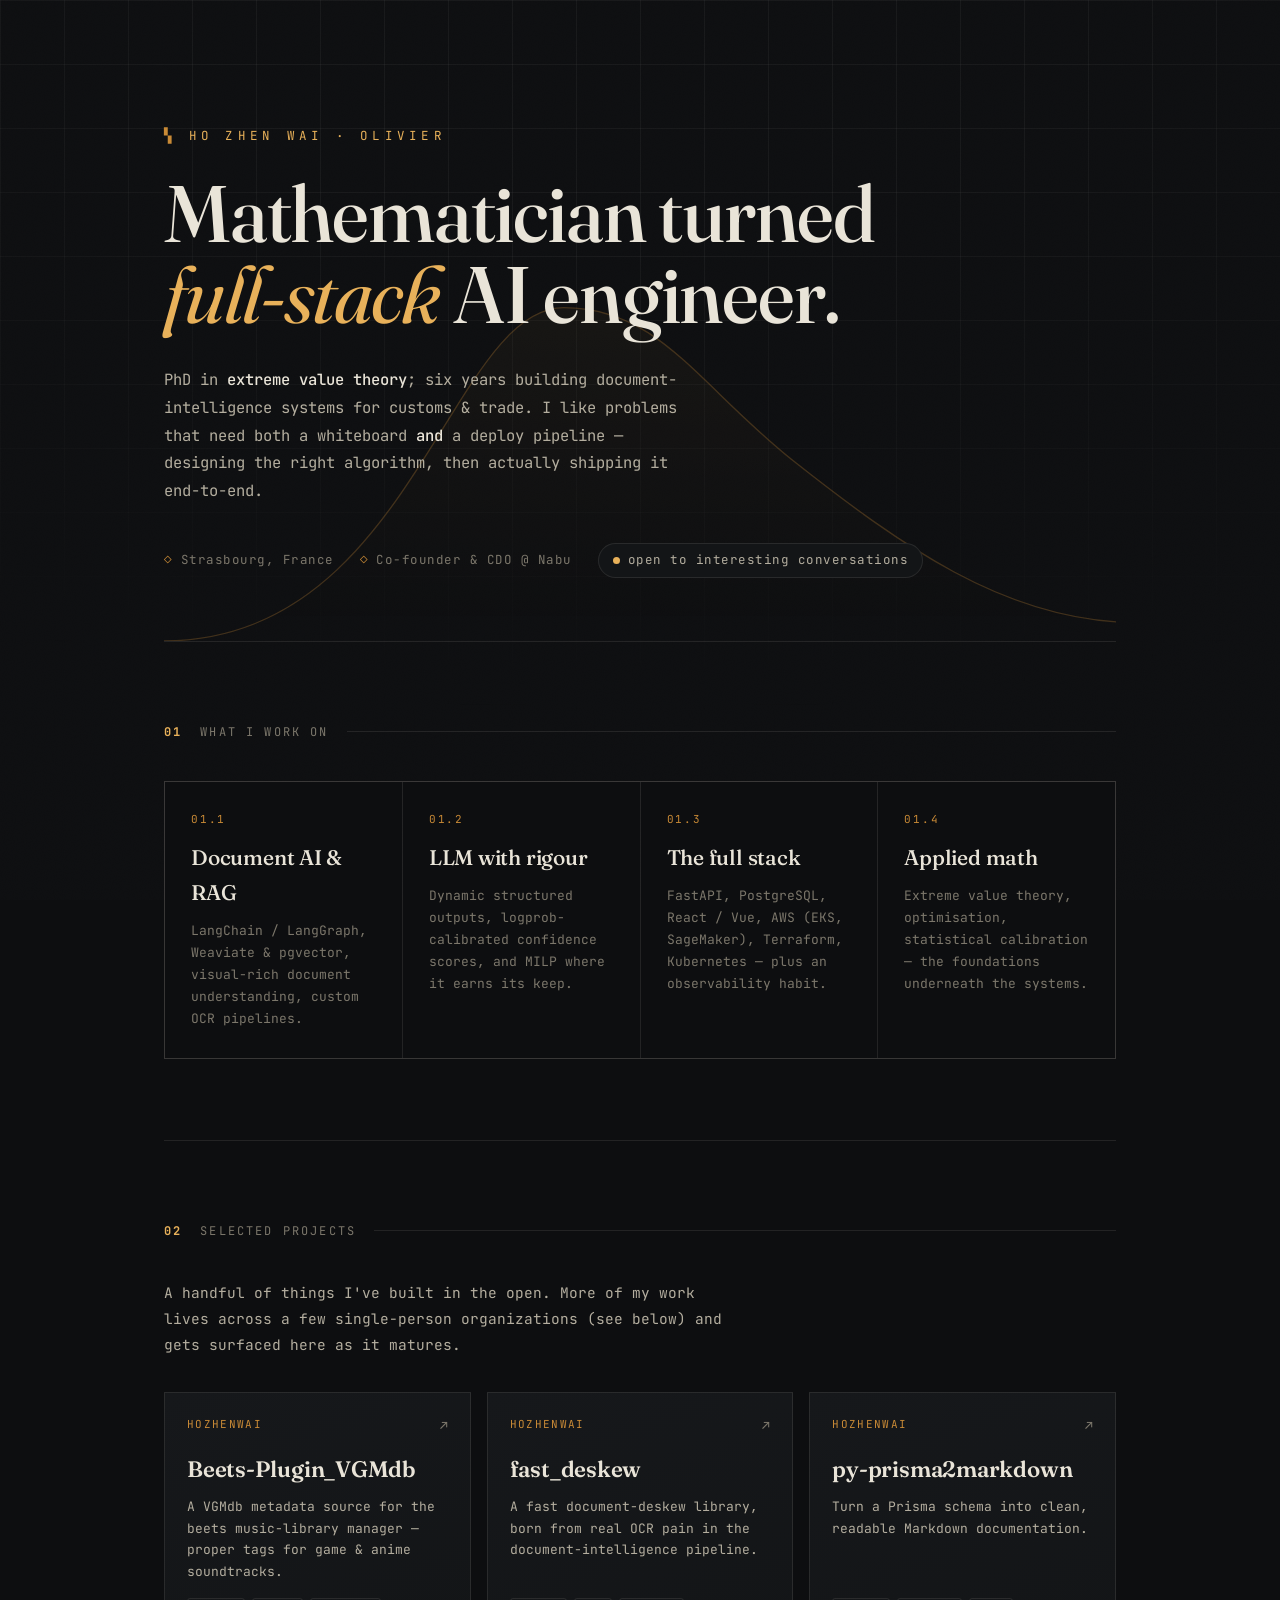
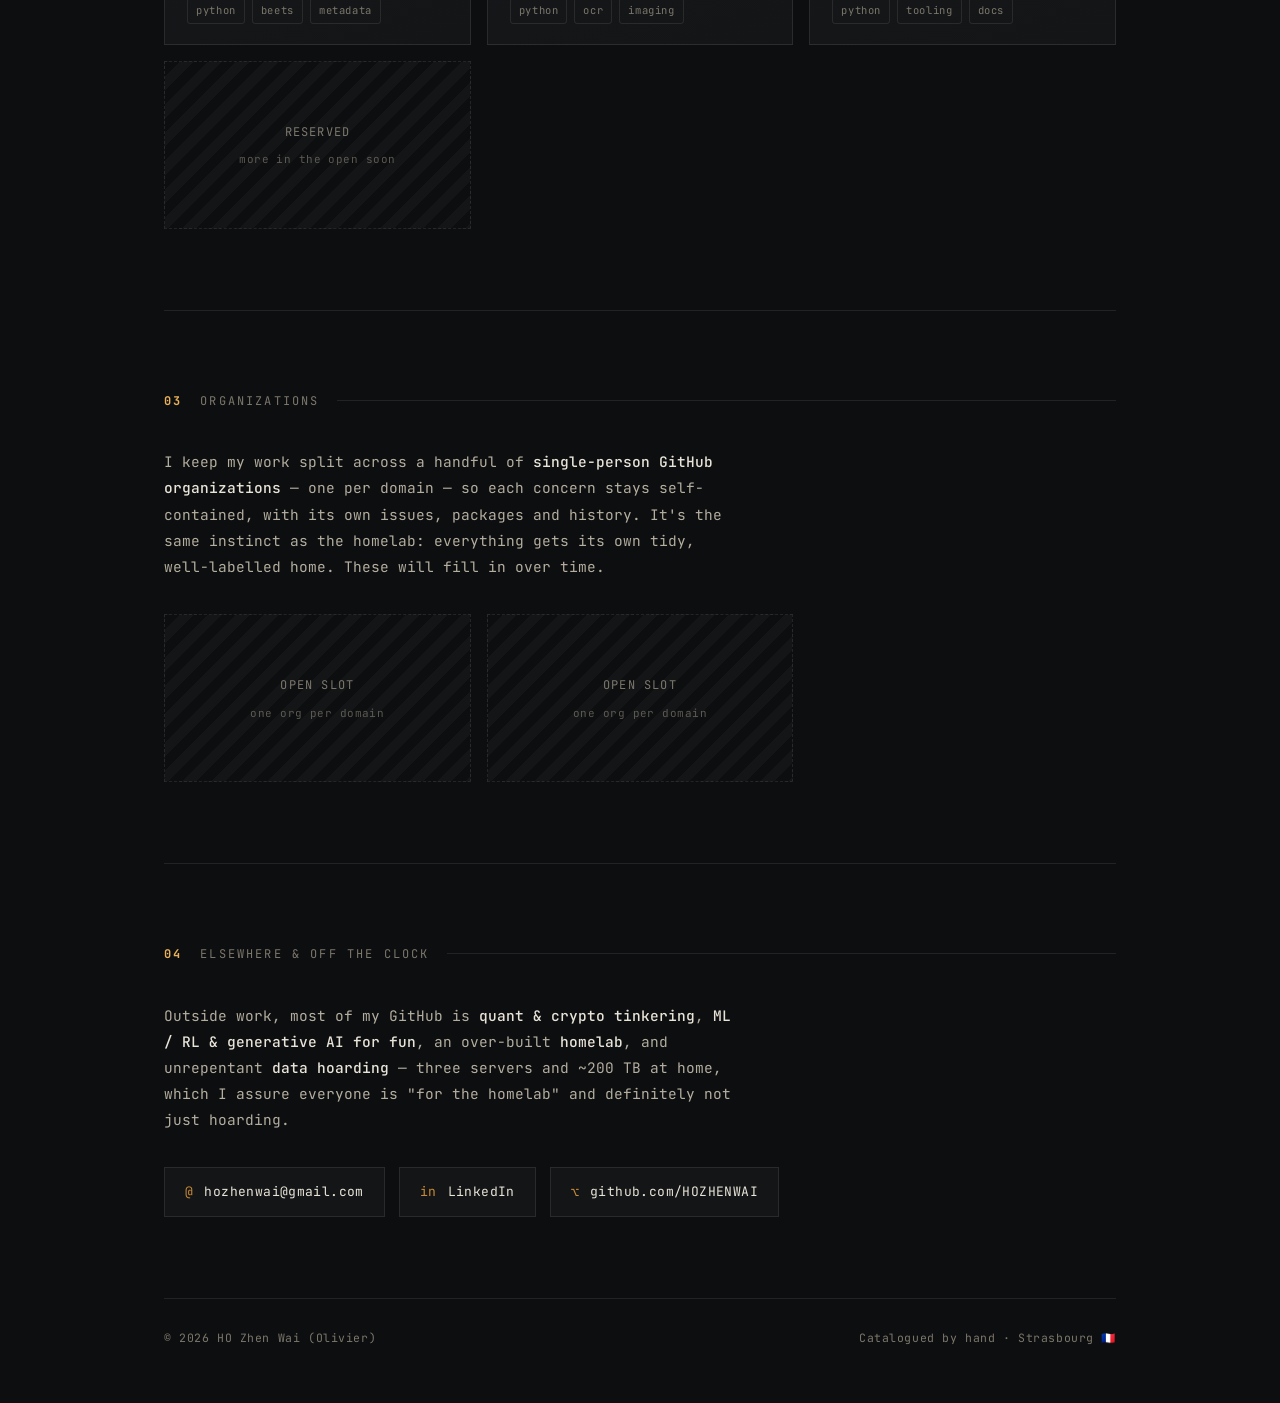
<file: index.html>
<!DOCTYPE html>
<html lang="en">
<head>
<meta charset="UTF-8">
<meta name="viewport" content="width=device-width, initial-scale=1.0">
<title>HO Zhen Wai — Olivier · Mathematician & AI Engineer</title>
<meta name="description" content="HO Zhen Wai (Olivier) — mathematician turned full-stack AI engineer. Document AI, LLM systems, quant tinkering, and an over-built homelab.">

<!-- ===================================================================
     TO ADD A PROJECT OR AN ORGANIZATION LATER:
     Scroll to the <script> block near the bottom. Just append an object
     to the PROJECTS or ORGS array — the page renders the cards for you.
     Copy a "reserved: true" card to keep a slot warm, or fill one in.
==================================================================== -->

<link rel="preconnect" href="https://fonts.googleapis.com">
<link rel="preconnect" href="https://fonts.gstatic.com" crossorigin>
<link href="https://fonts.googleapis.com/css2?family=Fraunces:ital,opsz,wght@0,9..144,400;0,9..144,500;0,9..144,600;1,9..144,400&family=JetBrains+Mono:wght@400;500;700&display=swap" rel="stylesheet">

<style>
  :root {
    --ink:        #0d0e10;
    --ink-2:      #131517;
    --panel:      #16181b;
    --line:       rgba(232, 227, 216, 0.10);
    --line-soft:  rgba(232, 227, 216, 0.05);
    --paper:      #e9e4d8;
    --paper-dim:  #b4ae9f;
    --muted:      #7c776b;
    --amber:      #e8b15a;
    --amber-deep: #c98a36;
    --rust:       #c46a4a;
    --maxw:       1080px;
    --gut:        clamp(20px, 5vw, 64px);
  }

  * { box-sizing: border-box; margin: 0; padding: 0; }

  html { scroll-behavior: smooth; }

  body {
    background: var(--ink);
    color: var(--paper);
    font-family: 'JetBrains Mono', ui-monospace, monospace;
    font-size: 15px;
    line-height: 1.65;
    -webkit-font-smoothing: antialiased;
    overflow-x: hidden;
  }

  /* ---- atmosphere: grid + grain ---- */
  body::before {
    content: "";
    position: fixed; inset: 0;
    background-image:
      linear-gradient(var(--line-soft) 1px, transparent 1px),
      linear-gradient(90deg, var(--line-soft) 1px, transparent 1px);
    background-size: 64px 64px;
    mask-image: radial-gradient(ellipse 120% 90% at 50% 0%, #000 30%, transparent 90%);
    pointer-events: none; z-index: 0;
  }
  body::after {
    content: "";
    position: fixed; inset: 0;
    background-image: url("data:image/svg+xml,%3Csvg xmlns='http://www.w3.org/2000/svg' width='180' height='180'%3E%3Cfilter id='n'%3E%3CfeTurbulence type='fractalNoise' baseFrequency='0.9' numOctaves='2' stitchTiles='stitch'/%3E%3C/filter%3E%3Crect width='100%25' height='100%25' filter='url(%23n)' opacity='0.4'/%3E%3C/svg%3E");
    opacity: 0.035; pointer-events: none; z-index: 0; mix-blend-mode: screen;
  }

  .wrap { position: relative; z-index: 1; max-width: var(--maxw); margin: 0 auto; padding: 0 var(--gut); }

  a { color: inherit; text-decoration: none; }

  /* ---- shared section scaffolding (the "ledger") ---- */
  .sec { padding: clamp(56px, 9vh, 104px) 0; border-top: 1px solid var(--line); }
  .sec-head {
    display: flex; align-items: baseline; gap: 18px;
    font-size: 12px; letter-spacing: 0.18em; text-transform: uppercase;
    color: var(--muted); margin-bottom: 38px;
  }
  .sec-head .idx { color: var(--amber); font-weight: 700; }
  .sec-head .rule { flex: 1; height: 1px; background: var(--line); transform: translateY(-4px); }

  /* ============ HERO ============ */
  header { position: relative; padding: clamp(64px, 14vh, 150px) 0 clamp(40px, 7vh, 76px); }

  .curve { position: absolute; inset: 0; width: 100%; height: 100%; pointer-events: none; z-index: 0; opacity: 0.55; }
  .curve path { fill: none; stroke: var(--amber-deep); stroke-width: 1.4; opacity: 0.5;
    stroke-dasharray: 1400; stroke-dashoffset: 1400; animation: draw 2.6s 0.3s cubic-bezier(.2,.7,.2,1) forwards; }
  .curve .fillpath { fill: url(#g); stroke: none; opacity: 0; animation: fadein 1.6s 1.6s ease forwards; }
  @keyframes draw { to { stroke-dashoffset: 0; } }
  @keyframes fadein { to { opacity: 0.5; } }

  .eyebrow {
    position: relative; z-index: 1;
    font-size: 12.5px; letter-spacing: 0.34em; text-transform: uppercase;
    color: var(--amber); margin-bottom: 26px;
  }
  .eyebrow::before { content: "▚ "; color: var(--amber-deep); }

  h1 {
    position: relative; z-index: 1;
    font-family: 'Fraunces', Georgia, serif;
    font-weight: 500; font-optical-sizing: auto;
    font-size: clamp(2.5rem, 7vw, 5rem); line-height: 1.02;
    letter-spacing: -0.015em; max-width: 16ch; margin-bottom: 30px;
  }
  h1 em { font-style: italic; color: var(--amber); font-weight: 400; }

  .lede {
    position: relative; z-index: 1;
    max-width: 60ch; color: var(--paper-dim); font-size: 15.5px; line-height: 1.8;
  }
  .lede b { color: var(--paper); font-weight: 500; }

  .meta {
    position: relative; z-index: 1;
    display: flex; flex-wrap: wrap; gap: 12px 26px; align-items: center;
    margin-top: 38px; font-size: 12.5px; letter-spacing: 0.04em; color: var(--muted);
  }
  .meta span { display: inline-flex; align-items: center; gap: 8px; }
  .meta .k { color: var(--amber-deep); }

  .status {
    display: inline-flex; align-items: center; gap: 9px;
    border: 1px solid var(--line); border-radius: 100px; padding: 6px 14px;
    color: var(--paper-dim); background: var(--ink-2);
  }
  .dot { width: 7px; height: 7px; border-radius: 50%; background: var(--amber);
    box-shadow: 0 0 0 0 rgba(232,177,90,.6); animation: pulse 2.4s infinite; }
  @keyframes pulse { 0%{box-shadow:0 0 0 0 rgba(232,177,90,.5)} 70%{box-shadow:0 0 0 8px rgba(232,177,90,0)} 100%{box-shadow:0 0 0 0 rgba(232,177,90,0)} }

  /* ============ FOCUS ============ */
  .focus { display: grid; grid-template-columns: repeat(auto-fit, minmax(190px, 1fr)); gap: 1px; background: var(--line); border: 1px solid var(--line); }
  .focus .cell { background: var(--ink); padding: 28px 26px; transition: background .35s ease; }
  .focus .cell:hover { background: var(--ink-2); }
  .focus .cell .no { font-size: 11px; letter-spacing: .16em; color: var(--amber-deep); }
  .focus .cell h3 { font-family: 'Fraunces', serif; font-weight: 500; font-size: 1.32rem; margin: 12px 0 10px; letter-spacing: -0.01em; }
  .focus .cell p { font-size: 13px; line-height: 1.7; color: var(--muted); }

  /* ============ CARDS (projects + orgs) ============ */
  .grid { display: grid; grid-template-columns: repeat(auto-fill, minmax(290px, 1fr)); gap: 16px; }
  .lead-in { color: var(--paper-dim); max-width: 64ch; margin-bottom: 34px; font-size: 14.5px; line-height: 1.8; }
  .lead-in b { color: var(--paper); font-weight: 500; }

  .card {
    position: relative; display: flex; flex-direction: column;
    border: 1px solid var(--line); background: linear-gradient(160deg, var(--panel), var(--ink-2));
    padding: 22px 22px 20px; min-height: 168px;
    transition: transform .3s cubic-bezier(.2,.7,.2,1), border-color .3s ease, box-shadow .3s ease;
  }
  a.card:hover { transform: translateY(-4px); border-color: var(--amber-deep);
    box-shadow: 0 14px 34px -22px rgba(232,177,90,.6), inset 0 0 0 1px rgba(232,177,90,.12); }
  .card .top { display: flex; justify-content: space-between; align-items: flex-start; gap: 12px; }
  .card .org { font-size: 11px; letter-spacing: .12em; text-transform: uppercase; color: var(--amber-deep); }
  .card .arrow { font-size: 13px; color: var(--muted); transition: transform .3s ease, color .3s ease; }
  a.card:hover .arrow { transform: translate(3px, -3px); color: var(--amber); }
  .card h3 { font-family: 'Fraunces', serif; font-weight: 600; font-size: 1.4rem; margin: 14px 0 9px; letter-spacing: -0.01em; word-break: break-word; }
  .card p { font-size: 13px; line-height: 1.65; color: var(--paper-dim); flex: 1; }
  .tags { display: flex; flex-wrap: wrap; gap: 7px; margin-top: 16px; }
  .tag { font-size: 10.5px; letter-spacing: .06em; color: var(--muted); border: 1px solid var(--line); padding: 3px 8px; border-radius: 3px; }

  /* reserved / placeholder slots */
  .card.reserved { background: repeating-linear-gradient(135deg, var(--ink) 0 10px, var(--ink-2) 10px 20px);
    border-style: dashed; border-color: var(--line); justify-content: center; align-items: center; text-align: center; }
  .card.reserved .ph { color: var(--muted); font-size: 12px; letter-spacing: .1em; text-transform: uppercase; }
  .card.reserved .ph small { display: block; margin-top: 8px; letter-spacing: .04em; text-transform: none; color: rgba(124,119,107,.7); font-size: 11px; }

  /* ============ ELSEWHERE ============ */
  .links { display: flex; flex-wrap: wrap; gap: 14px; }
  .lnk { display: inline-flex; align-items: center; gap: 11px; border: 1px solid var(--line);
    padding: 13px 20px; font-size: 13px; letter-spacing: .03em; background: var(--ink-2);
    transition: border-color .3s ease, color .3s ease, background .3s ease; }
  .lnk:hover { border-color: var(--amber-deep); color: var(--amber); background: var(--panel); }
  .lnk .g { color: var(--amber-deep); }

  footer { border-top: 1px solid var(--line); padding: 30px 0 56px; color: var(--muted); font-size: 11.5px; letter-spacing: .05em;
    display: flex; flex-wrap: wrap; justify-content: space-between; gap: 10px; }

  /* ---- reveal on load ---- */
  .rise { opacity: 0; transform: translateY(16px); animation: rise .8s cubic-bezier(.2,.7,.2,1) forwards; }
  @keyframes rise { to { opacity: 1; transform: none; } }

  @media (prefers-reduced-motion: reduce) {
    *, .curve path, .curve .fillpath, .rise { animation: none !important; opacity: 1 !important; stroke-dashoffset: 0 !important; transform: none !important; }
  }
</style>
</head>
<body>

<div class="wrap">

  <!-- ===================== HERO ===================== -->
  <header>
    <svg class="curve" viewBox="0 0 1000 420" preserveAspectRatio="xMidYMax meet" aria-hidden="true">
      <defs>
        <linearGradient id="g" x1="0" y1="0" x2="0" y2="1">
          <stop offset="0%" stop-color="#e8b15a" stop-opacity="0.16"/>
          <stop offset="100%" stop-color="#e8b15a" stop-opacity="0"/>
        </linearGradient>
      </defs>
      <!-- a skewed extreme-value (Fréchet-ish) density, drawn -->
      <path class="fillpath" d="M0,420 C260,420 300,70 420,70 C520,70 560,150 660,230 C780,325 880,392 1000,400 L1000,420 Z"/>
      <path d="M0,420 C260,420 300,70 420,70 C520,70 560,150 660,230 C780,325 880,392 1000,400"/>
    </svg>

    <p class="eyebrow rise" style="animation-delay:.05s">HO Zhen Wai · Olivier</p>
    <h1 class="rise" style="animation-delay:.15s">Mathematician turned <em>full-stack</em> AI engineer.</h1>
    <p class="lede rise" style="animation-delay:.28s">
      PhD in <b>extreme value theory</b>; six years building document-intelligence systems
      for customs &amp; trade. I like problems that need both a whiteboard <b>and</b> a deploy
      pipeline — designing the right algorithm, then actually shipping it end-to-end.
    </p>
    <div class="meta rise" style="animation-delay:.4s">
      <span><span class="k">◇</span> Strasbourg, France</span>
      <span><span class="k">◇</span> Co-founder &amp; CDO @ Nabu</span>
      <span class="status"><span class="dot"></span> open to interesting conversations</span>
    </div>
  </header>

  <!-- ===================== 01 · FOCUS ===================== -->
  <section class="sec">
    <div class="sec-head"><span class="idx">01</span> What I work on <span class="rule"></span></div>
    <div class="focus">
      <div class="cell"><div class="no">01.1</div><h3>Document AI &amp; RAG</h3><p>LangChain / LangGraph, Weaviate &amp; pgvector, visual-rich document understanding, custom OCR pipelines.</p></div>
      <div class="cell"><div class="no">01.2</div><h3>LLM with rigour</h3><p>Dynamic structured outputs, logprob-calibrated confidence scores, and MILP where it earns its keep.</p></div>
      <div class="cell"><div class="no">01.3</div><h3>The full stack</h3><p>FastAPI, PostgreSQL, React / Vue, AWS (EKS, SageMaker), Terraform, Kubernetes — plus an observability habit.</p></div>
      <div class="cell"><div class="no">01.4</div><h3>Applied math</h3><p>Extreme value theory, optimisation, statistical calibration — the foundations underneath the systems.</p></div>
    </div>
  </section>

  <!-- ===================== 02 · PROJECTS ===================== -->
  <section class="sec">
    <div class="sec-head"><span class="idx">02</span> Selected projects <span class="rule"></span></div>
    <p class="lead-in">A handful of things I've built in the open. More of my work lives across a few
      single-person organizations (see below) and gets surfaced here as it matures.</p>
    <div class="grid" id="projects"><!-- rendered from PROJECTS[] --></div>
  </section>

  <!-- ===================== 03 · ORGANIZATIONS ===================== -->
  <section class="sec">
    <div class="sec-head"><span class="idx">03</span> Organizations <span class="rule"></span></div>
    <p class="lead-in">I keep my work split across a handful of <b>single-person GitHub organizations</b> —
      one per domain — so each concern stays self-contained, with its own issues, packages and history.
      It's the same instinct as the homelab: everything gets its own tidy, well-labelled home.
      These will fill in over time.</p>
    <div class="grid" id="orgs"><!-- rendered from ORGS[] --></div>
  </section>

  <!-- ===================== 04 · ELSEWHERE ===================== -->
  <section class="sec">
    <div class="sec-head"><span class="idx">04</span> Elsewhere &amp; off the clock <span class="rule"></span></div>
    <p class="lead-in">Outside work, most of my GitHub is <b>quant &amp; crypto tinkering</b>,
      <b>ML / RL &amp; generative AI for fun</b>, an over-built <b>homelab</b>, and unrepentant
      <b>data hoarding</b> — three servers and ~200&nbsp;TB at home, which I assure everyone is
      "for the homelab" and definitely not just hoarding.</p>
    <div class="links">
      <a class="lnk" href="mailto:hozhenwai@gmail.com"><span class="g">@</span> hozhenwai@gmail.com</a>
      <a class="lnk" href="https://www.linkedin.com/in/zhen-wai-ho/"><span class="g">in</span> LinkedIn</a>
      <a class="lnk" href="https://github.com/HOZHENWAI"><span class="g">⌥</span> github.com/HOZHENWAI</a>
    </div>
  </section>

  <footer>
    <span>© <span id="yr"></span> HO Zhen Wai (Olivier)</span>
    <span>Catalogued by hand · Strasbourg 🇫🇷</span>
  </footer>

</div>

<script>
  /* =================================================================
     EDIT HERE TO ADD CONTENT — no HTML needed.

     PROJECTS / ORGS render automatically into the grids above.
     • Add a real entry: copy a filled object and edit the fields.
     • Keep a slot warm: add  { reserved: true }
     • url is optional; with no url the card is non-clickable.
  ================================================================= */

  const PROJECTS = [
    {
      name: "Beets-Plugin_VGMdb",
      org: "HOZHENWAI",
      url: "https://github.com/HOZHENWAI/Beets-Plugin_VGMdb",
      desc: "A VGMdb metadata source for the beets music-library manager — proper tags for game & anime soundtracks.",
      tags: ["python", "beets", "metadata"]
    },
    {
      name: "fast_deskew",
      org: "HOZHENWAI",
      url: "https://github.com/HOZHENWAI/fast_deskew",
      desc: "A fast document-deskew library, born from real OCR pain in the document-intelligence pipeline.",
      tags: ["python", "ocr", "imaging"]
    },
    {
      name: "py-prisma2markdown",
      org: "HOZHENWAI",
      url: "https://github.com/HOZHENWAI/py-prisma2markdown",
      desc: "Turn a Prisma schema into clean, readable Markdown documentation.",
      tags: ["python", "tooling", "docs"]
    },
    { reserved: true },   // ← copy a filled object above to add another project
  ];

  const ORGS = [
    // Example shape — replace with a real org and drop `reserved`:
    // { handle: "your-org", name: "Display name", domain: "what it's for",
    //   url: "https://github.com/your-org", blurb: "One line on the domain." },
    { reserved: true, hint: "one org per domain" },
    { reserved: true, hint: "one org per domain" },
  ];

  const el = (html) => { const t = document.createElement('template'); t.innerHTML = html.trim(); return t.content.firstChild; };
  const esc = (s) => String(s).replace(/[&<>"]/g, c => ({'&':'&amp;','<':'&lt;','>':'&gt;','"':'&quot;'}[c]));

  function projectCard(p) {
    if (p.reserved) return el(`<div class="card reserved"><div class="ph">reserved<small>more in the open soon</small></div></div>`);
    const tags = (p.tags||[]).map(t => `<span class="tag">${esc(t)}</span>`).join('');
    const inner = `
      <div class="top"><span class="org">${esc(p.org||'')}</span>${p.url?'<span class="arrow">↗</span>':''}</div>
      <h3>${esc(p.name)}</h3><p>${esc(p.desc||'')}</p>
      <div class="tags">${tags}</div>`;
    return p.url
      ? el(`<a class="card" href="${esc(p.url)}" target="_blank" rel="noopener">${inner}</a>`)
      : el(`<div class="card">${inner}</div>`);
  }

  function orgCard(o) {
    if (o.reserved) return el(`<div class="card reserved"><div class="ph">open slot<small>${esc(o.hint||'a domain of its own')}</small></div></div>`);
    const inner = `
      <div class="top"><span class="org">organization</span>${o.url?'<span class="arrow">↗</span>':''}</div>
      <h3>${esc(o.name||o.handle)}</h3><p>${esc(o.blurb||'')}</p>
      <div class="tags">${o.domain?`<span class="tag">${esc(o.domain)}</span>`:''}${o.handle?`<span class="tag">@${esc(o.handle)}</span>`:''}</div>`;
    return o.url
      ? el(`<a class="card" href="${esc(o.url)}" target="_blank" rel="noopener">${inner}</a>`)
      : el(`<div class="card">${inner}</div>`);
  }

  const pg = document.getElementById('projects');
  PROJECTS.forEach(p => pg.appendChild(projectCard(p)));
  const og = document.getElementById('orgs');
  ORGS.forEach(o => og.appendChild(orgCard(o)));
  document.getElementById('yr').textContent = new Date().getFullYear();
</script>
</body>
</html>
</file>
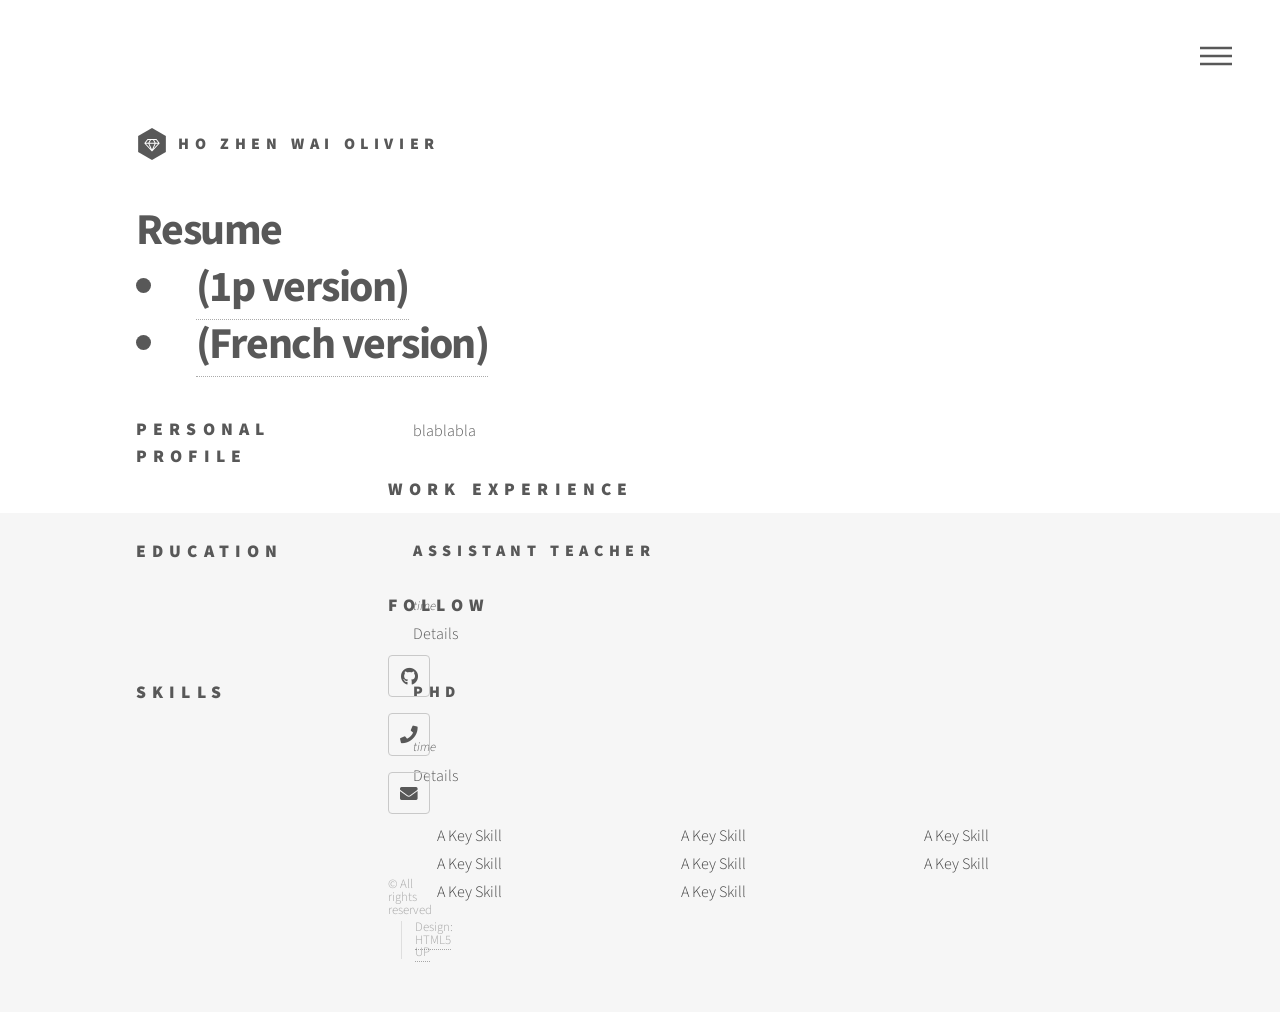
<file: CV.html>
<!DOCTYPE HTML>
<!--
	Phantom by HTML5 UP
	html5up.net | @ajlkn
	Free for personal and commercial use under the CCA 3.0 license (html5up.net/license)
-->
<html>
	<head>
		<title>Resume</title>
		<meta charset="utf-8" />
		<meta name="viewport" content="width=device-width, initial-scale=1, user-scalable=no" />
		<link rel="stylesheet" href="assets/css/main.css" />
		<noscript><link rel="stylesheet" href="assets/css/noscript.css" /></noscript>
	</head>
	<body class="is-preload">
		<!-- Wrapper -->
			<div id="wrapper">

				<!-- Header -->
					<header id="header">
						<div class="inner">

							<!-- Logo -->
								<a href="index.html" class="logo">
									<span class="symbol"><img src="images/logo.svg" alt="" /></span><span class="title">HO Zhen Wai Olivier</span>
								</a>

							<!-- Nav -->
								<nav>
									<ul>
										<li><a href="#menu">Menu</a></li>
									</ul>
								</nav>

						</div>
					</header>

				<!-- Menu -->
				<nav id="menu">
					<h2>Menu</h2>
					<ul>
						<li><a href="index.html">About</a></li>
						<li><a href="cv.html"> Curriculum Vitae </a></li>
						<li><a href="publications.html">Publications</a></li>
						<li><a href="projects.html">Projects</a></li>
						<li><a href="thoughts.html">Random thoughts</a></li>
						<li><a href="lectures.html">Lectures notes</a></li>
					</ul>
				</nav>

				<!-- Main -->
					<div id="main">
						<div class="inner">
							<h1>Resume <li><a href="cv_sync/cv.pdf">(1p version)</a></li><li><a href="cv_sync/cv_fr_ho.pdf">(French version)</a></li></h1>
							<section>
								<article>
									<div class="sectionTitle">
										<h2>Personal Profile</h2>
									</div>
									<div class="sectionContent">
										<p>blablabla</p>
									</div>
								</article>
							</section>
							<section>
								<article>
									<div class="sectionTitle">
										<h2>Work Experience</h2>
									</div>
									<div class="sectionContent">
										<article>
											<h3>Assistant teacher</h3>
											<p class="subDetails">time</p>
											<p>Details</p>
										</article>
									</div>
								</article>
							</section>
							<section>
								<article>
									<div class="sectionTitle">
										<h2>Education</h2>
									</div>
									<div class="sectionContent">
										<article>
											<h3>PhD</h3>
											<p class="subDetails">time</p>
											<p>Details</p>
										</article>
									</div>
								</article>
							</section>
							<section>
								<article>
									<div class="sectionTitle">
										<h2>Skills</h2>
									</div>
									<div class="sectionContent">
										<ul class="keySkills">
												<li>A Key Skill</li>
												<li>A Key Skill</li>
												<li>A Key Skill</li>
												<li>A Key Skill</li>
												<li>A Key Skill</li>
												<li>A Key Skill</li>
												<li>A Key Skill</li>
												<li>A Key Skill</li>
											</ul>
										</article>
									</div>
								</article>
							</section>
						</div>
					</div>

				<!-- Footer -->
				<footer id="footer">
					<div class="inner">
						<section>
<!--							<h2>Get in touch</h2>
							<form method="post" action="#">
								<div class="fields">
									<div class="field half">
										<input type="text" name="name" id="name" placeholder="Name" />
									</div>
									<div class="field half">
										<input type="email" name="email" id="email" placeholder="Email" />
									</div>
									<div class="field">
										<textarea name="message" id="message" placeholder="Message"></textarea>
									</div>
								</div>
								<ul class="actions">
									<li><input type="submit" value="Send" class="primary" /></li>
								</ul>
							</form>
						</section>
						Not sure it works on GitHub
					-->
						<section>
							<h2>Follow</h2>
							<ul class="icons">
								<!--<li><a href="#" class="icon brands style2 fa-twitter"><span class="label">Twitter</span></a></li>-->
								<!--<li><a href="#" class="icon brands style2 fa-facebook-f"><span class="label">Facebook</span></a></li>-->
								<!--<li><a href="#" class="icon brands style2 fa-instagram"><span class="label">Instagram</span></a></li>-->
								<!--<li><a href="#" class="icon brands style2 fa-dribbble"><span class="label">Dribbble</span></a></li>-->
								<li><a href="https://github.com/HOZHENWAI" class="icon brands style2 fa-github"><span class="label">GitHub</span></a></li>
								<!--<li><a href="#" class="icon brands style2 fa-500px"><span class="label">500px</span></a></li>-->
								<li><a href="tel:+33787084954" class="icon solid style2 fa-phone"><span class="label">Phone</span></a></li>
								<li><a href="mailto:hozhenwai@gmail.com"  class="icon solid style2 fa-envelope"><span class="label">Email</span></a></li>
							</ul>
						</section>
						<ul class="copyright">
							<li>&copy; All rights reserved</li><li>Design: <a href="http://html5up.net">HTML5 UP</a></li>
						</ul>
					</div>
				</footer>

			</div>

		<!-- Scripts -->
			<script src="assets/js/jquery.min.js"></script>
			<script src="assets/js/browser.min.js"></script>
			<script src="assets/js/breakpoints.min.js"></script>
			<script src="assets/js/util.js"></script>
			<script src="assets/js/main.js"></script>

	</body>
</html>
</file>
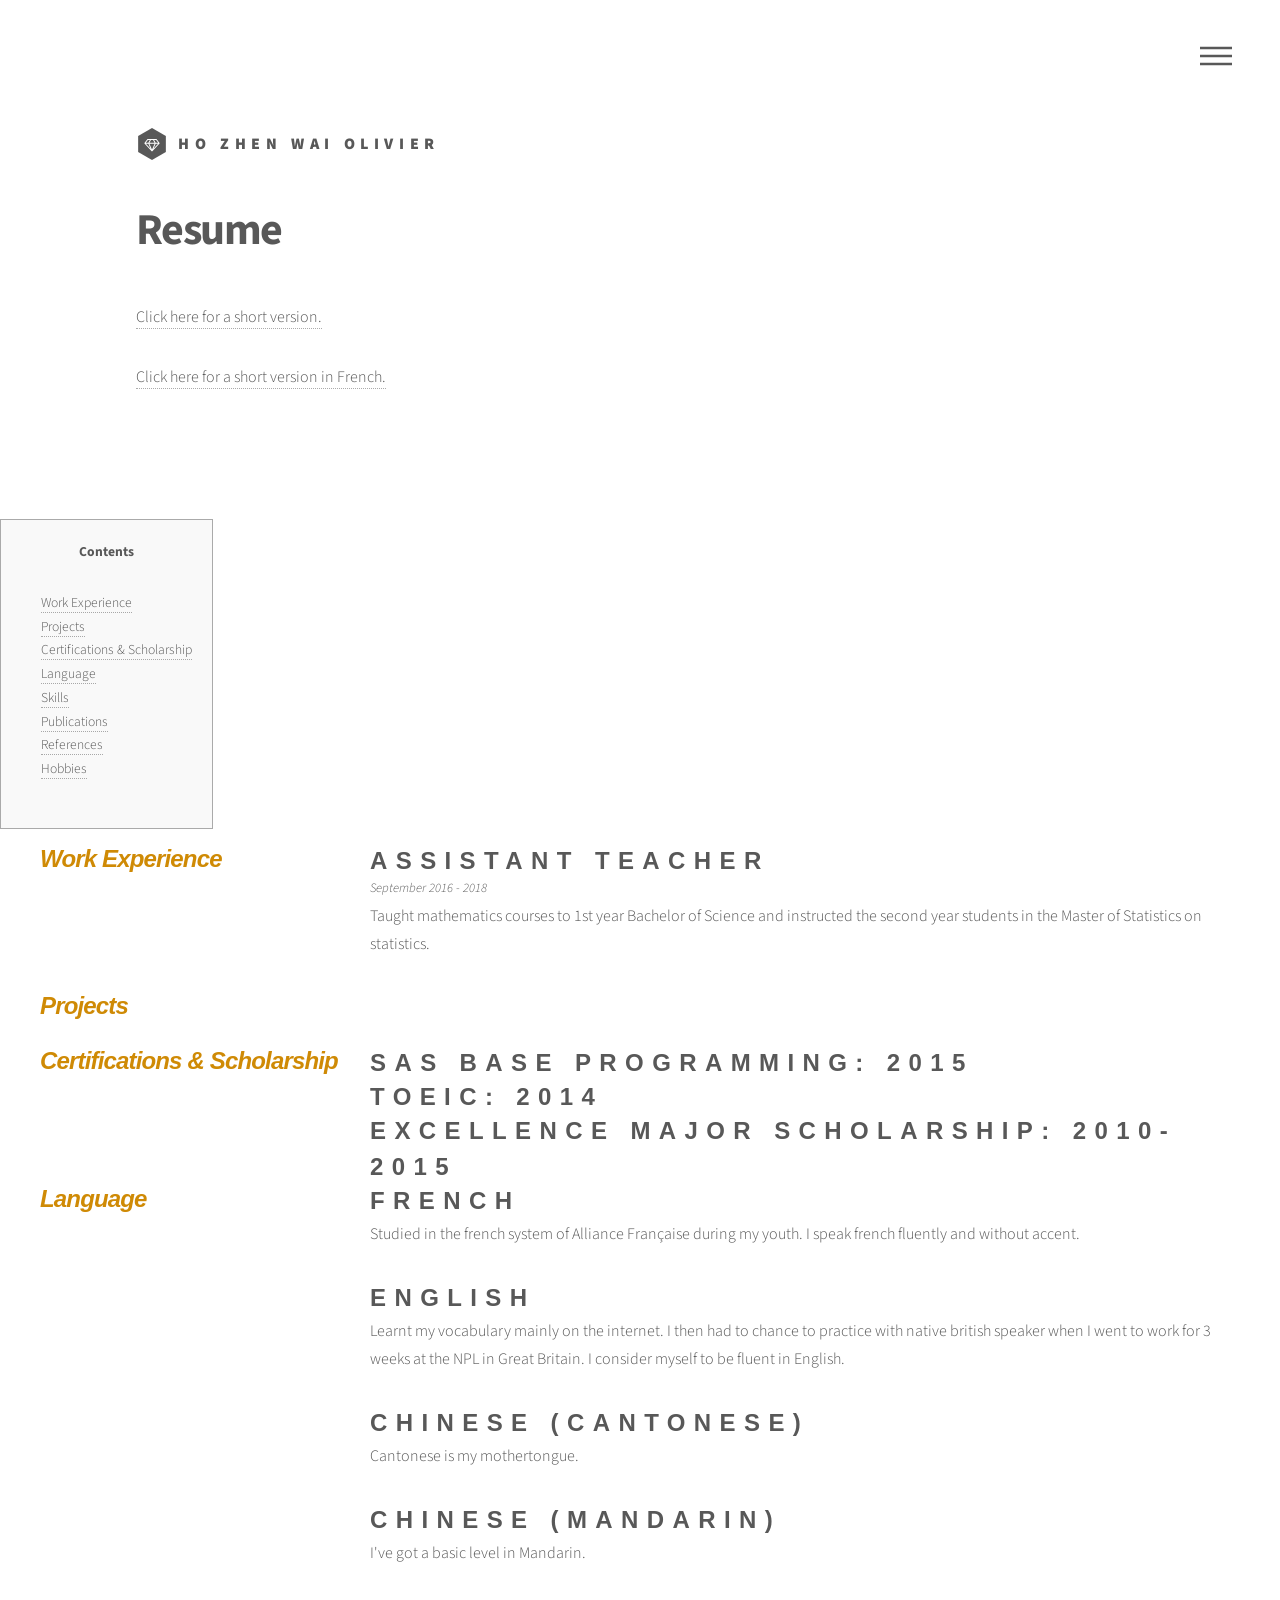
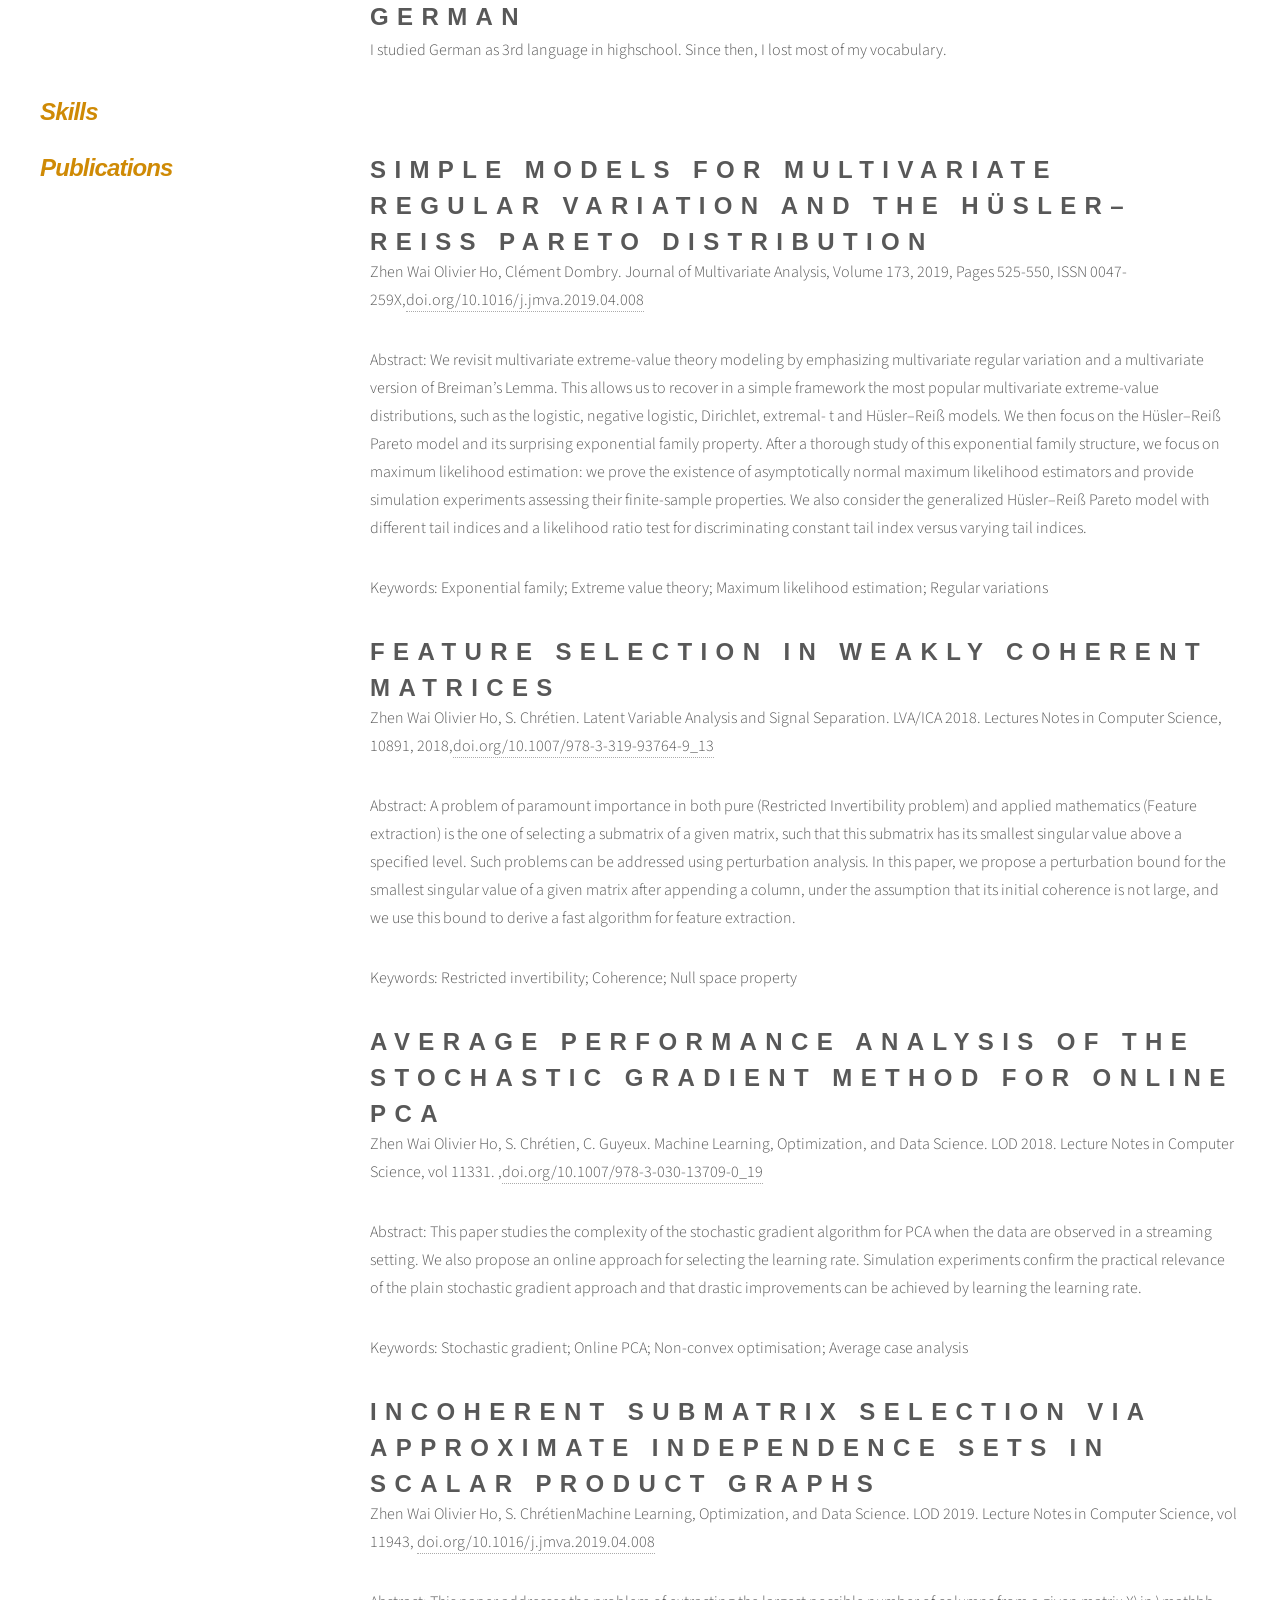
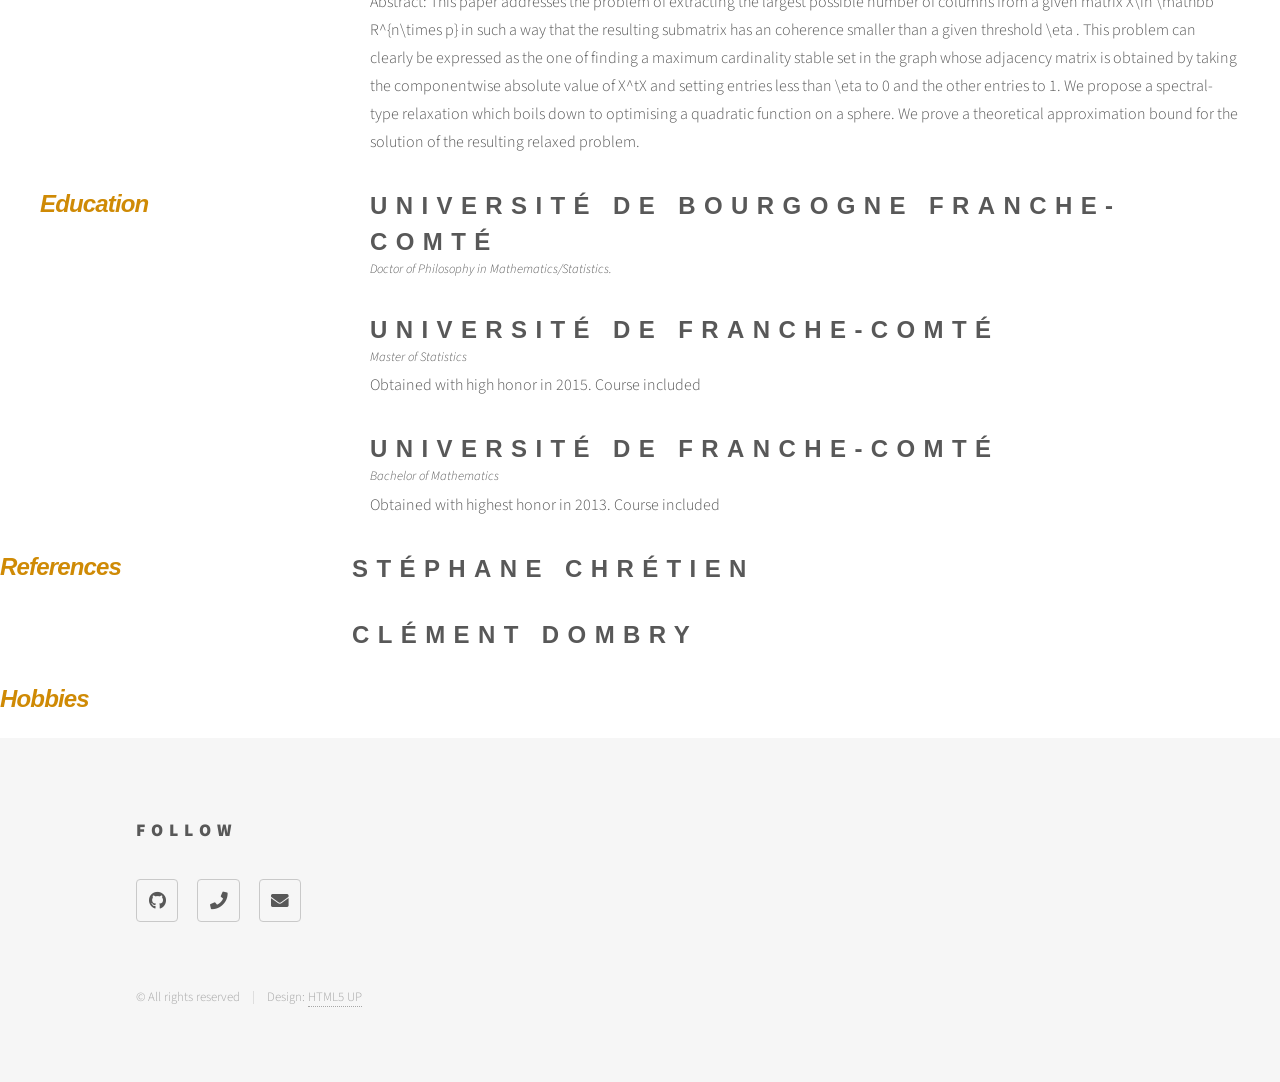
<file: cv_wa.html>
<!DOCTYPE HTML>
<!--
	Phantom by HTML5 UP
	html5up.net | @ajlkn
	Free for personal and commercial use under the CCA 3.0 license (html5up.net/license)
-->
<html>
	<head>
		<title>Resume</title>
		<meta charset="utf-8" />
		<meta name="viewport" content="width=device-width, initial-scale=1, user-scalable=no" />
		<link rel="stylesheet" href="assets/css/main.css" />
		<noscript><link rel="stylesheet" href="assets/css/noscript.css" /></noscript>
	</head>
	<body class="is-preload">
		<!-- Wrapper -->
			<div id="wrapper">

				<!-- Header -->
					<header id="header">
						<div class="inner">

							<!-- Logo -->
								<a href="index.html" class="logo">
									<span class="symbol"><img src="images/logo.svg" alt="" /></span><span class="title">HO Zhen Wai Olivier</span>
								</a>

							<!-- Nav -->
								<nav>
									<ul>
										<li><a href="#menu">Menu</a></li>
									</ul>
								</nav>

						</div>
					</header>

				<!-- Menu -->
				<nav id="menu">
					<h2>Menu</h2>
					<ul>
						<li><a href="index.html">About</a></li>
						<li><a href="cv_wa.html"> Curriculum Vitae </a></li>
						<li><a href="publications.html">Publications</a></li>
						<li><a href="projects.html">Projects</a></li>
						<li><a href="thoughts.html">Random thoughts</a></li>
						<li><a href="lectures.html">Lectures notes</a></li>
					</ul>
				</nav>

				<!-- Main -->
					<div id="main">
						<div class="inner">
							<h1>Resume </h1>
							<p><a href="cv_sync/cv_3.pdf">Click here for a short version.</a></p>
							<p><a href="cv_sync/cv_fr_ho.pdf">Click here for a short version in French.</a></p>
						</div>
					</div>
					<div id="toc_container">
						<p class="toc_title">Contents</p>
						<ul class="toc_list">
						<li><a href="#Work Experience">Work Experience</a>
						<li><a href="#Projects">Projects</a>
						<li><a href="#Certifications & Scholarship">Certifications & Scholarship</a>
						<li><a href="#Language">Language</a>
						<li><a href="#Skills">Skills</a>
						<li><a href="#Publications">Publications</a>
						<li><a href="#References">References</a>
						<li><a href="#Hobbies">Hobbies</a>
						</ul>
					</div>
					<div id="mainArea" class="quickFade delayFive">
<!--						<section>
							<article>
								<div class="sectionTitle">
									<h1>Personal Profile</h1>
								</div>

								<div class="sectionContent">
									<p>blablabla</p>
								</div>
							</article>
							<div class="clear"></div>
						</section>
-->


						<section>
							<div class="sectionTitle">
								<h1 id="Work Experience">Work Experience</h1>
							</div>

							<div class="sectionContent">
								<article>
									<h2>Assistant teacher</h2>
									<p class="subDetails">September 2016 - 2018</p>
									<p>Taught mathematics courses to 1st year Bachelor of Science and instructed the second year students in the Master of Statistics on statistics.</p>
								</article>

							</div>
							<div class="clear"></div>
						</section>



						<section>
							<div class="sectionTitle">
								<h1 id="Projects">Projects</h1>
							</div>

							<div class="sectionContent">
								<article>
									<h2> </h2>
									<p class="subDetails"> </p>
									<p></p>
								</article>

							</div>
							<div class="clear"></div>
						</section>

						<section>
							<div class="sectionTitle">
								<h1 id="Certifications & Scholarship">Certifications & Scholarship</h1>
							</div>

							<div class="sectionContent">
								<article>
									<h2>SAS Base Programming: 2015</h2>
									<h2>TOEIC: 2014</h2>
									<h2>Excellence Major Scholarship: 2010-2015</h2>
								</article>

							</div>
							<div class="clear"></div>
						</section>

						<section>
							<div class="sectionTitle">
								<h1 id="Language">Language</h1>
							</div>

							<div class="sectionContent">
								<article>
									<h2> French</h2>
									<p class="subDetails"> </p>
									<p>Studied in the french system of Alliance Française during my youth. I speak french fluently and without accent.</p>
								</article>
								<article>
									<h2> English</h2>
									<p class="subDetails"> </p>
									<p>Learnt my vocabulary mainly on the internet. I then had to chance to practice with native british speaker when I went to work for 3 weeks at the NPL in Great Britain. I consider myself to be fluent in English.</p>
								</article>
								<article>
									<h2> Chinese (Cantonese)</h2>
									<p class="subDetails"> </p>
									<p> Cantonese is my mothertongue.</p>
								</article>
								<article>
									<h2> Chinese (Mandarin)</h2>
									<p class="subDetails"> </p>
									<p>I've got a basic level in Mandarin.</p>
								</article>
								<article>
									<h2> German</h2>
									<p class="subDetails"> </p>
									<p>I studied German as 3rd language in highschool. Since then, I lost most of my vocabulary.</p>
								</article>
							</div>
							<div class="clear"></div>
						</section>

						<section>
							<div class="sectionTitle">
								<h1 id="Skills">Skills</h1>
							</div>

							<div class="sectionContent">
								<ul class="keySkills">
									<li></li>
									<li></li>
									<li></li>
									<li></li>
									<li></li>
									<li></li>
									<li></li>
									<li></li>
								</ul>
							</div>
							<div class="clear"></div>
						</section>

						<section>
									<div class="sectionTitle">
										<h1 id="Publications">Publications</h1>
									</div>

									<div class="sectionContent">
										<article>
											<h2> Simple models for multivariate regular variation and the Hüsler–Reiß Pareto distribution</h2>
											<p> Zhen Wai Olivier Ho, Clément Dombry. Journal of Multivariate Analysis, Volume 173,
											2019,
											Pages 525-550,
											ISSN 0047-259X,<a href="https://doi.org/10.1016/j.jmva.2019.04.008">doi.org/10.1016/j.jmva.2019.04.008 </a> </p>
											<p class="subDetails">
											<p>Abstract: We revisit multivariate extreme-value theory modeling by emphasizing multivariate regular variation and a multivariate version of Breiman’s Lemma. This allows us to recover in a simple framework the most popular multivariate extreme-value distributions, such as the logistic, negative logistic, Dirichlet, extremal- t and Hüsler–Reiß models. We then focus on the Hüsler–Reiß Pareto model and its surprising exponential family property. After a thorough study of this exponential family structure, we focus on maximum likelihood estimation: we prove the existence of asymptotically normal maximum likelihood estimators and provide simulation experiments assessing their finite-sample properties. We also consider the generalized Hüsler–Reiß Pareto model with different tail indices and a likelihood ratio test for discriminating constant tail index versus varying tail indices.</p>
											<p>Keywords: Exponential family; Extreme value theory; Maximum likelihood estimation; Regular variations </p>
										</article>
										<article>
											<h2> Feature Selection in Weakly Coherent Matrices</h2>
											<p> Zhen Wai Olivier Ho, S. Chrétien. Latent Variable Analysis and Signal Separation. LVA/ICA 2018. Lectures Notes in Computer Science, 10891,
											2018,<a href="https://doi.org/10.1007/978-3-319-93764-9_13">doi.org/10.1007/978-3-319-93764-9_13 </a> </p>
											<p class="subDetails">
											<p>Abstract: A problem of paramount importance in both pure (Restricted Invertibility problem) and applied mathematics (Feature extraction) is the one of selecting a submatrix of a given matrix, such that this submatrix has its smallest singular value above a specified level. Such problems can be addressed using perturbation analysis. In this paper, we propose a perturbation bound for the smallest singular value of a given matrix after appending a column, under the assumption that its initial coherence is not large, and we use this bound to derive a fast algorithm for feature extraction.</p>
											<p>Keywords: Restricted invertibility; Coherence; Null space property</p>
										</article>
										<article>
											<h2> Average Performance Analysis of the Stochastic Gradient Method for Online PCA</h2>
											<p> Zhen Wai Olivier Ho, S. Chrétien, C. Guyeux. Machine Learning, Optimization, and Data Science. LOD 2018. Lecture Notes in Computer Science, vol 11331.
											,<a href="https://doi.org/10.1007/978-3-030-13709-0_19">doi.org/10.1007/978-3-030-13709-0_19 </a> </p>
											<p class="subDetails">
											<p>Abstract: This paper studies the complexity of the stochastic gradient algorithm for PCA when the data are observed in a streaming setting. We also propose an online approach for selecting the learning rate. Simulation experiments confirm the practical relevance of the plain stochastic gradient approach and that drastic improvements can be achieved by learning the learning rate.</p>
											<p>Keywords: Stochastic gradient; Online PCA; Non-convex optimisation; Average case analysis  </p>
										</article>
										<article>
											<h2> Incoherent Submatrix Selection via Approximate Independence Sets in Scalar Product Graphs </h2>
											<p> Zhen Wai Olivier Ho,  S. ChrétienMachine Learning, Optimization, and Data Science. LOD 2019. Lecture Notes in Computer Science, vol 11943,
											<a href="https://doi.org/10.1016/j.jmva.2019.04.008">doi.org/10.1016/j.jmva.2019.04.008 </a> </p>
											<p class="subDetails">
											<p>Abstract: This paper addresses the problem of extracting the largest possible number of columns from a given matrix X\in \mathbb R^{n\times p} in such a way that the resulting submatrix has an coherence smaller than a given threshold \eta . This problem can clearly be expressed as the one of finding a maximum cardinality stable set in the graph whose adjacency matrix is obtained by taking the componentwise absolute value of X^tX and setting entries less than \eta to 0 and the other entries to 1. We propose a spectral-type relaxation which boils down to optimising a quadratic function on a sphere. We prove a theoretical approximation bound for the solution of the resulting relaxed problem. </p>
										</article>
									</div>
									<div class="clear"></div>
						</section>

						<section>
							<div class="sectionTitle">
								<h1 id="Education">Education</h1>
							</div>

							<div class="sectionContent">
								<article>
									<h2>Université de Bourgogne Franche-Comté</h2>
									<p class="subDetails">Doctor of Philosophy in Mathematics/Statistics.</p>
									<p></p>
								</article>

								<article>
									<h2>Université de Franche-Comté</h2>
									<p class="subDetails">Master of Statistics</p>
									<p>Obtained with high honor in 2015. Course included </p>
								</article>
								<article>
									<h2>Université de Franche-Comté</h2>
									<p class="subDetails">Bachelor of Mathematics</p>
									<p>Obtained with highest honor in 2013. Course included </p>
								</article>
							</div>
							<div class="clear"></div>
						</section>

					</div>

					<section>
							<div class="sectionTitle">
								<h1 id ="References">References</h1>
							</div>
							<div class="sectionContent">
						<article>
								<h2>Stéphane Chrétien</h2>
								<p class="subDetails"></p>
								<p></p>
								<p></p>
						</article>
						<article>
								<h2>Clément Dombry</h2>
								<p class="subDetails"></p>
								<p></p>
								<p></p>
						</article>
							</div>

						<div class="clear"></div>
					</section>

					<section>
						<div class="sectionTitle">
							<h1 id="Hobbies">Hobbies</h1>
						</div>

						<div class="sectionContent">
							<ul class="keySkills">
								<li></li>
								<li></li>
								<li></li>
								<li></li>
								<li></li>
								<li></li>
								<li></li>
								<li></li>
							</ul>
						</div>
						<div class="clear"></div>
					</section>
				<!-- Footer -->
				<footer id="footer">
					<div class="inner">
<!--						<section>
							<h2>Get in touch</h2>
							<form method="post" action="#">
								<div class="fields">
									<div class="field half">
										<input type="text" name="name" id="name" placeholder="Name" />
									</div>
									<div class="field half">
										<input type="email" name="email" id="email" placeholder="Email" />
									</div>
									<div class="field">
										<textarea name="message" id="message" placeholder="Message"></textarea>
									</div>
								</div>
								<ul class="actions">
									<li><input type="submit" value="Send" class="primary" /></li>
								</ul>
							</form>
						</section>
						Not sure it works on GitHub
					-->
						<section>
							<h2>Follow</h2>
							<ul class="icons">
								<!--<li><a href="#" class="icon brands style2 fa-twitter"><span class="label">Twitter</span></a></li>-->
								<!--<li><a href="#" class="icon brands style2 fa-facebook-f"><span class="label">Facebook</span></a></li>-->
								<!--<li><a href="#" class="icon brands style2 fa-instagram"><span class="label">Instagram</span></a></li>-->
								<!--<li><a href="#" class="icon brands style2 fa-dribbble"><span class="label">Dribbble</span></a></li>-->
								<li><a href="https://github.com/HOZHENWAI" class="icon brands style2 fa-github"><span class="label">GitHub</span></a></li>
								<!--<li><a href="#" class="icon brands style2 fa-500px"><span class="label">500px</span></a></li>-->
								<li><a href="tel:+33787084954" class="icon solid style2 fa-phone"><span class="label">Phone</span></a></li>
								<li><a href="mailto:hozhenwai@gmail.com"  class="icon solid style2 fa-envelope"><span class="label">Email</span></a></li>
							</ul>
						</section>
						<ul class="copyright">
							<li>&copy; All rights reserved</li><li>Design: <a href="http://html5up.net">HTML5 UP</a></li>
						</ul>
					</div>
				</footer>

			</div>

		<!-- Scripts -->
			<script src="assets/js/jquery.min.js"></script>
			<script src="assets/js/browser.min.js"></script>
			<script src="assets/js/breakpoints.min.js"></script>
			<script src="assets/js/util.js"></script>
			<script src="assets/js/main.js"></script>

	</body>
</html>
</file>
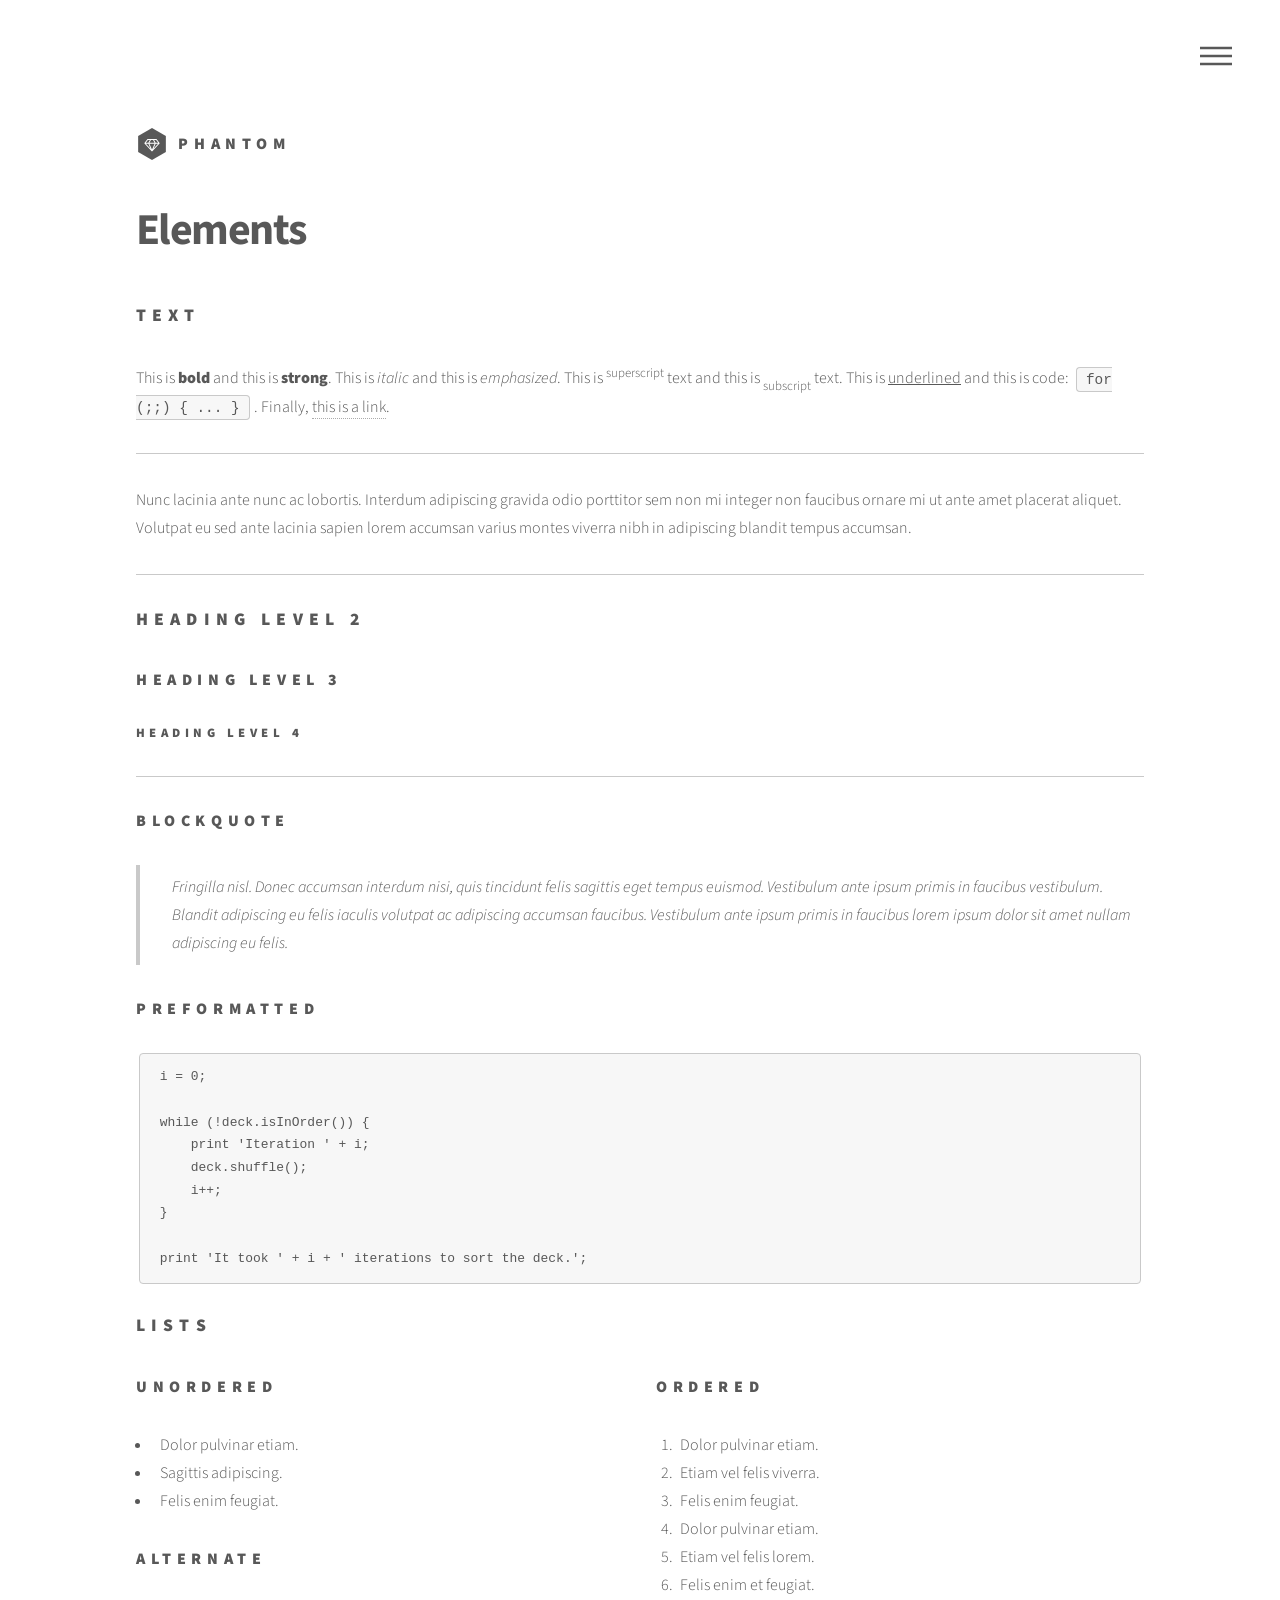
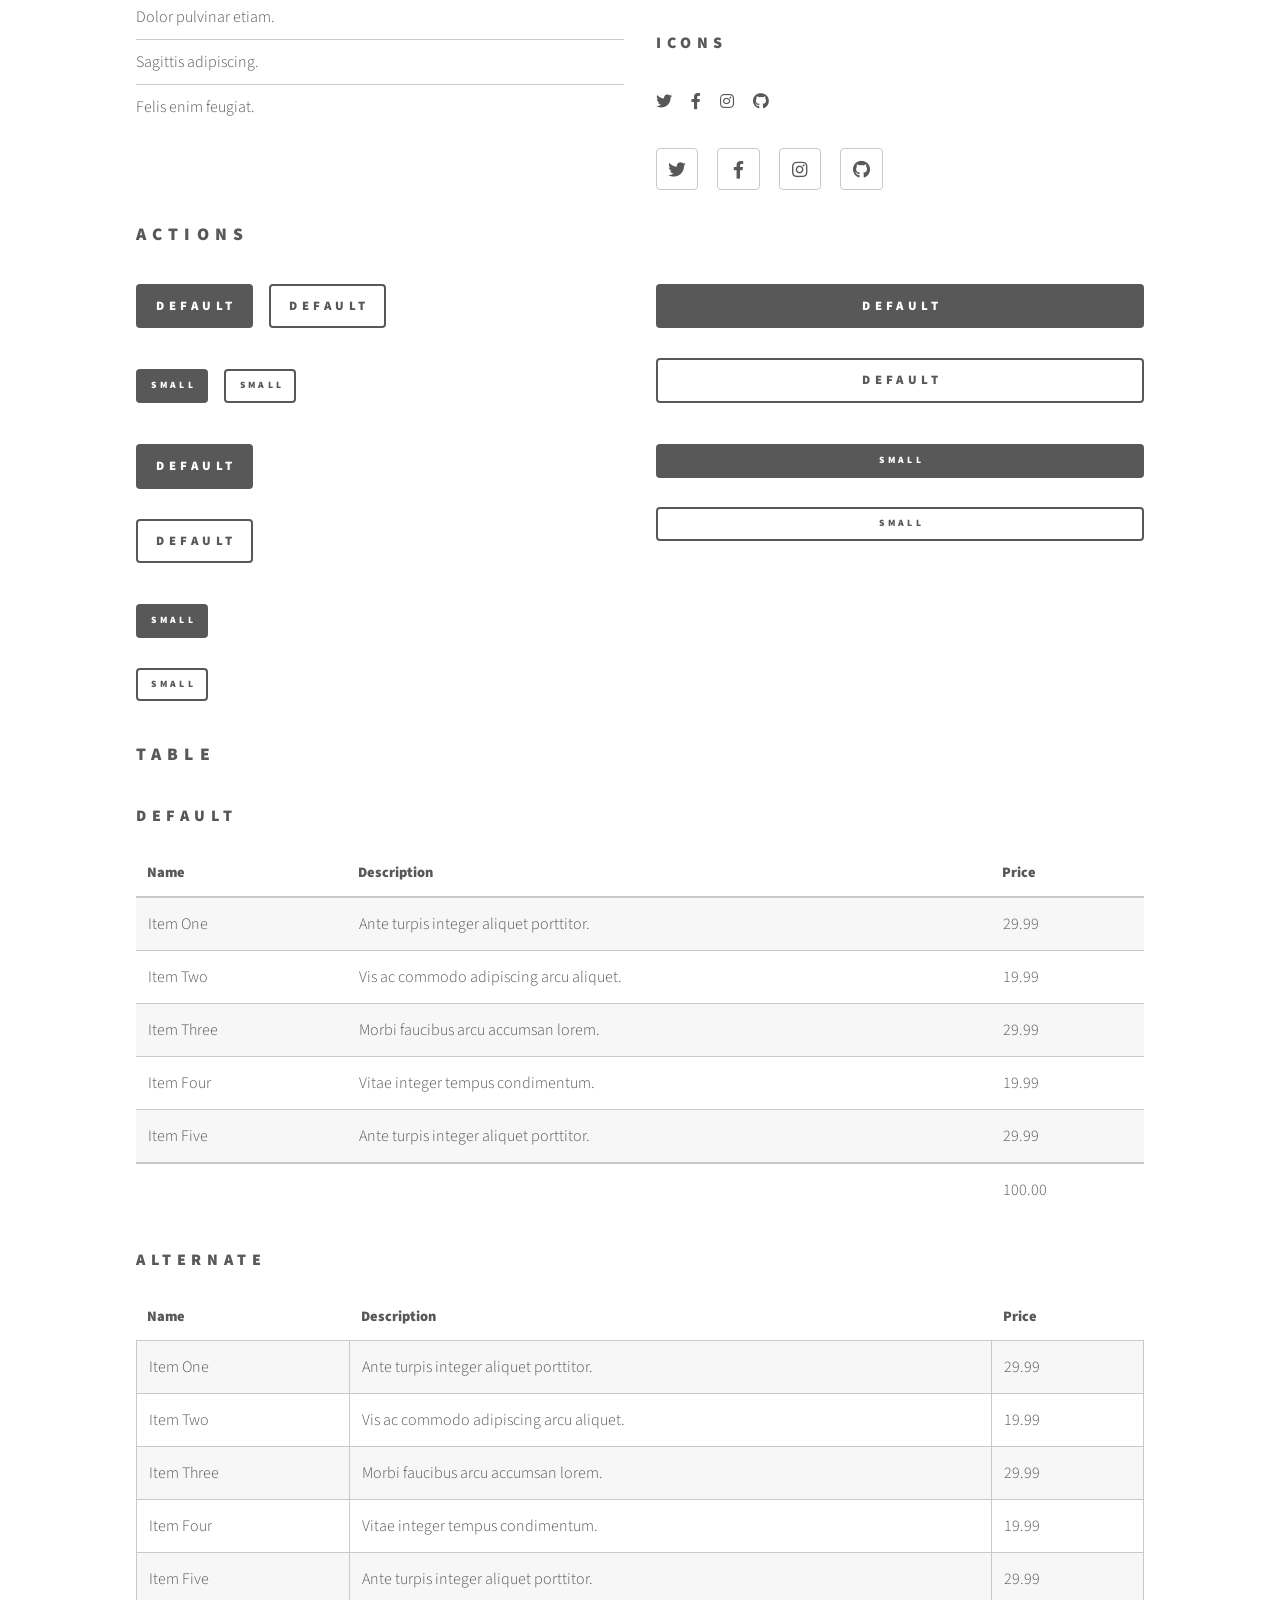
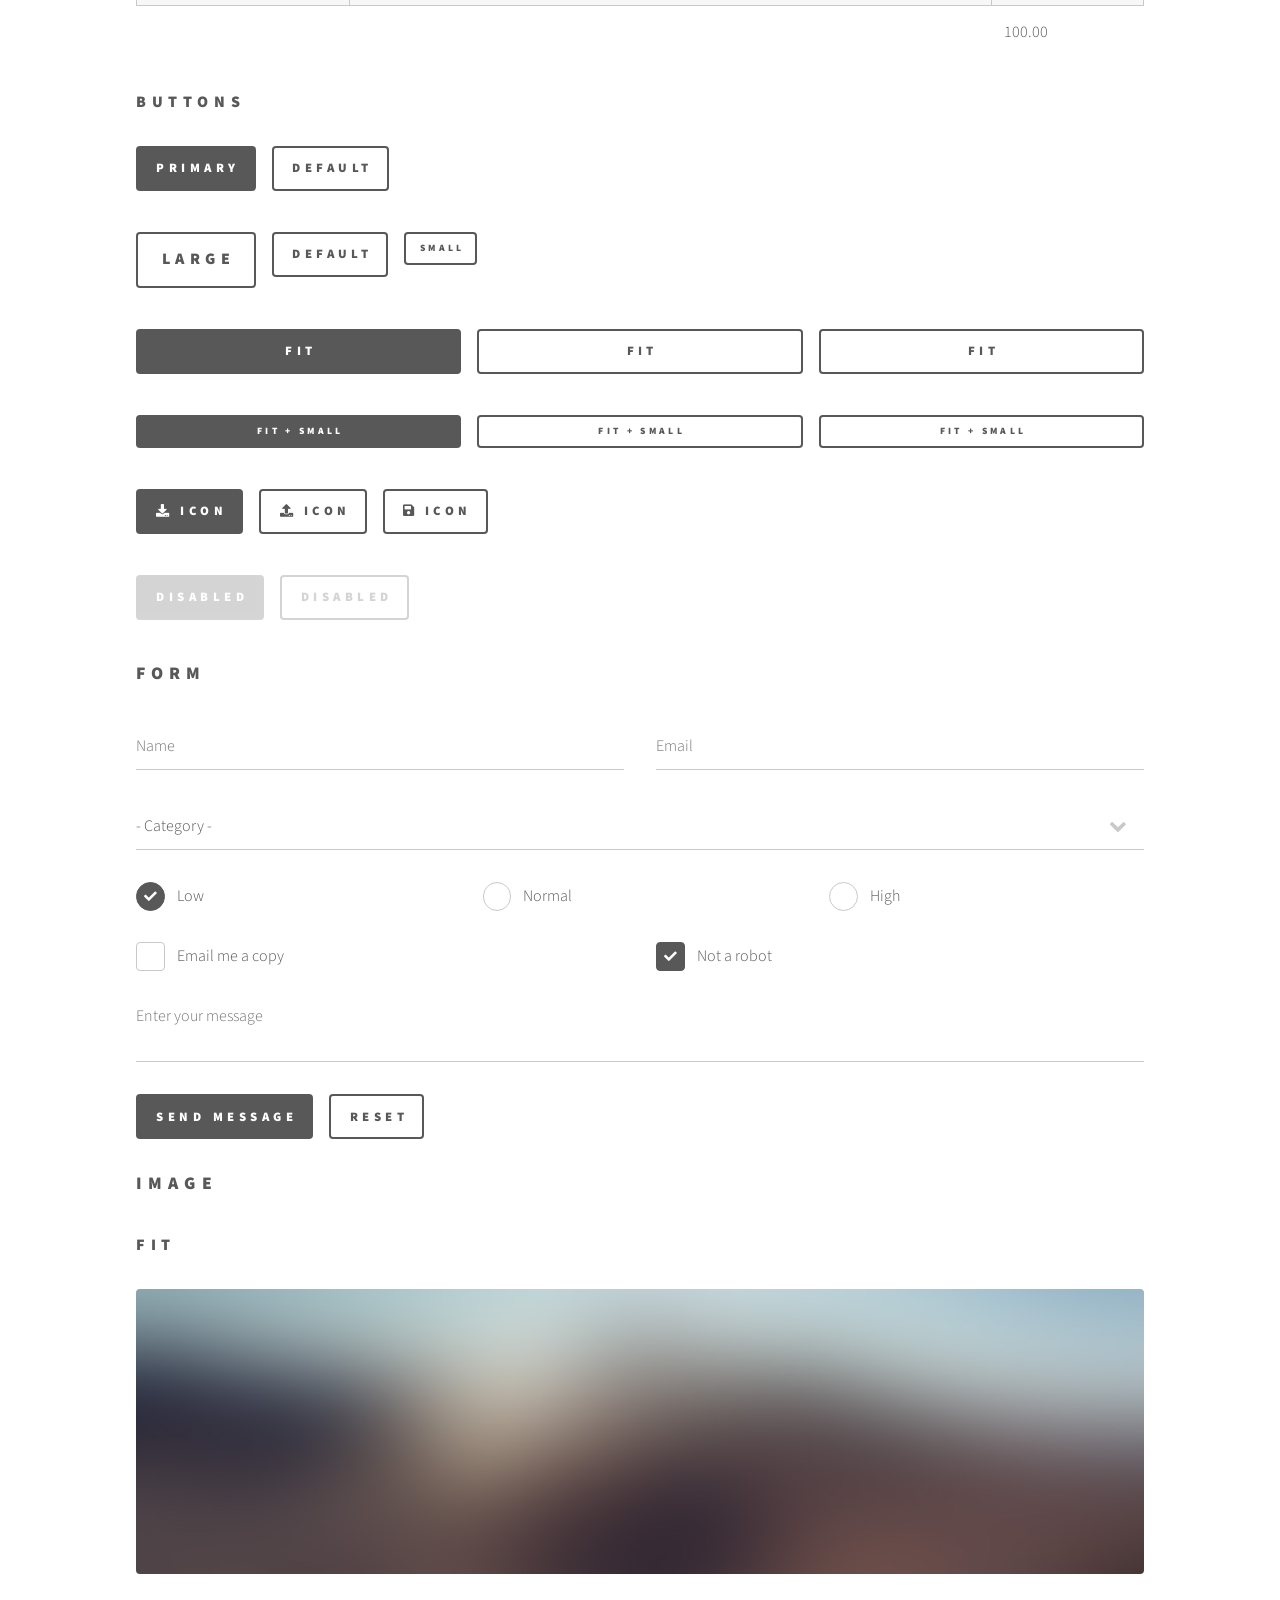
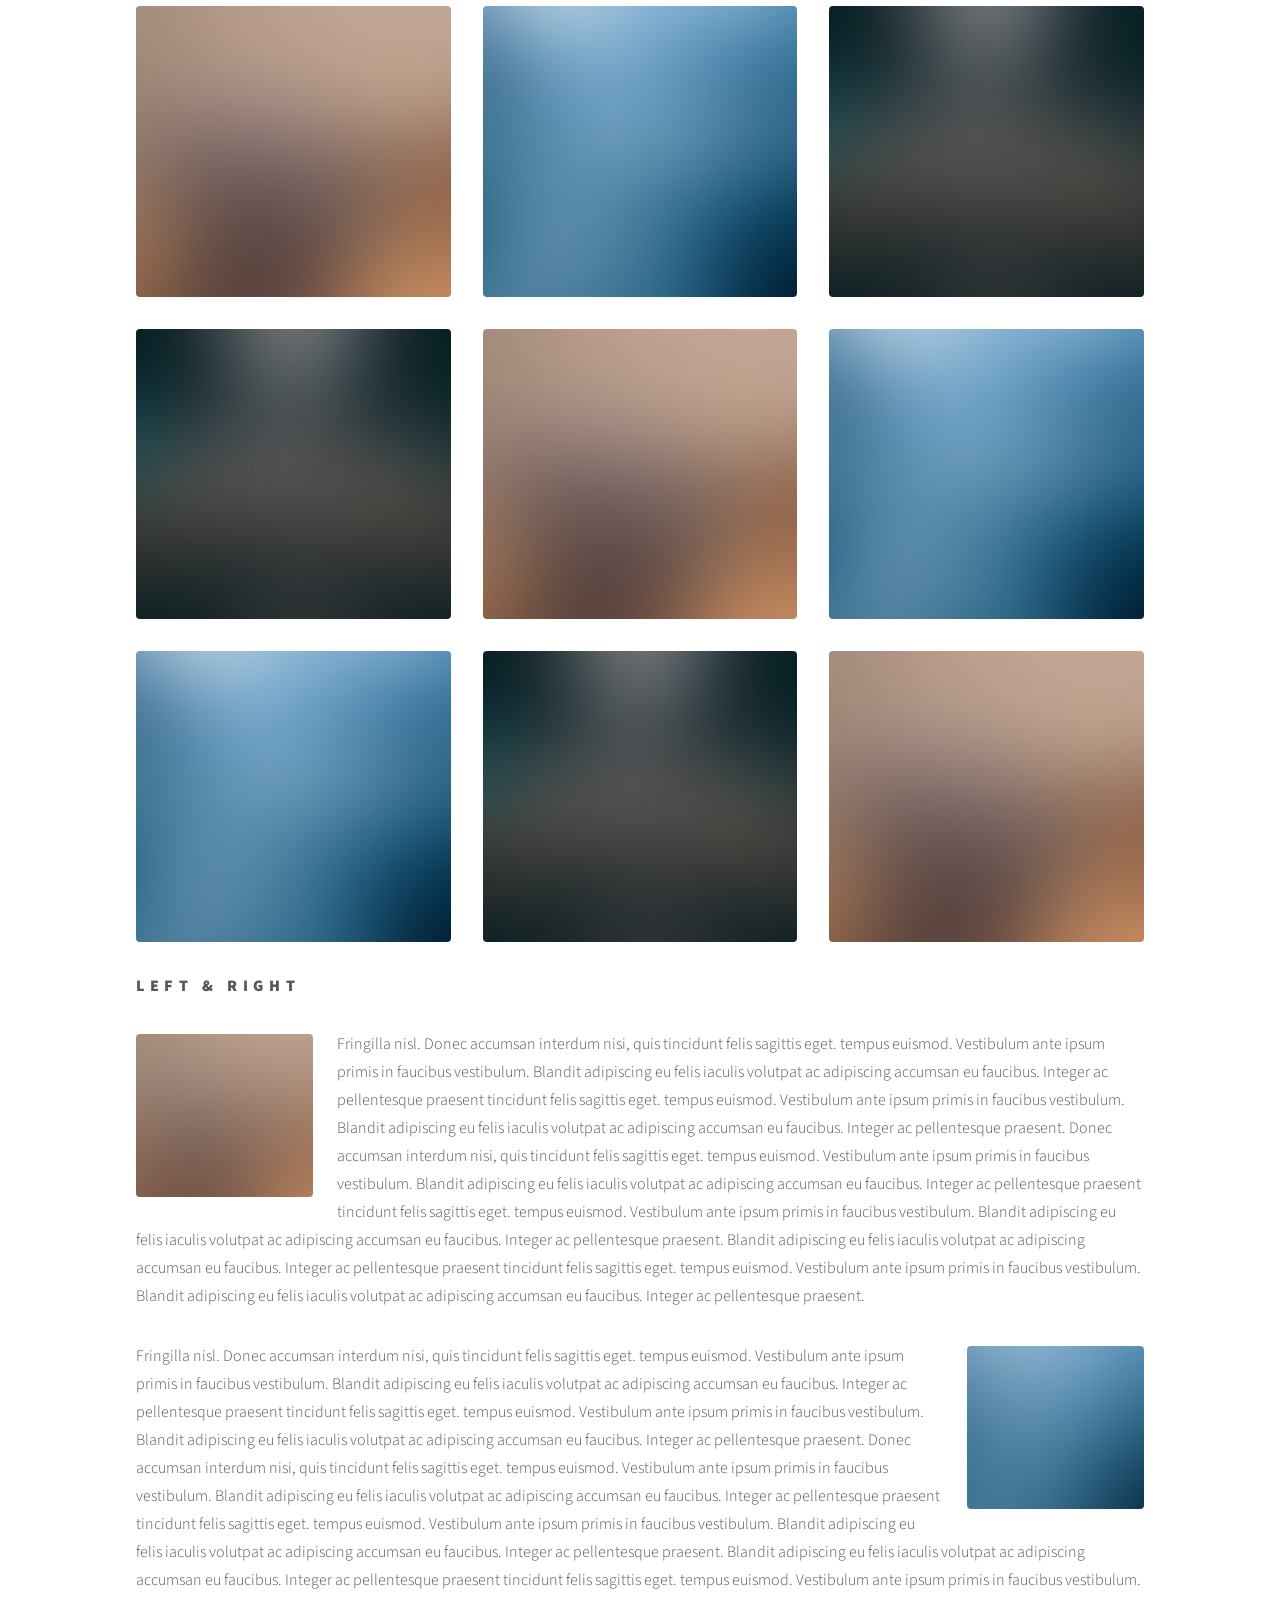
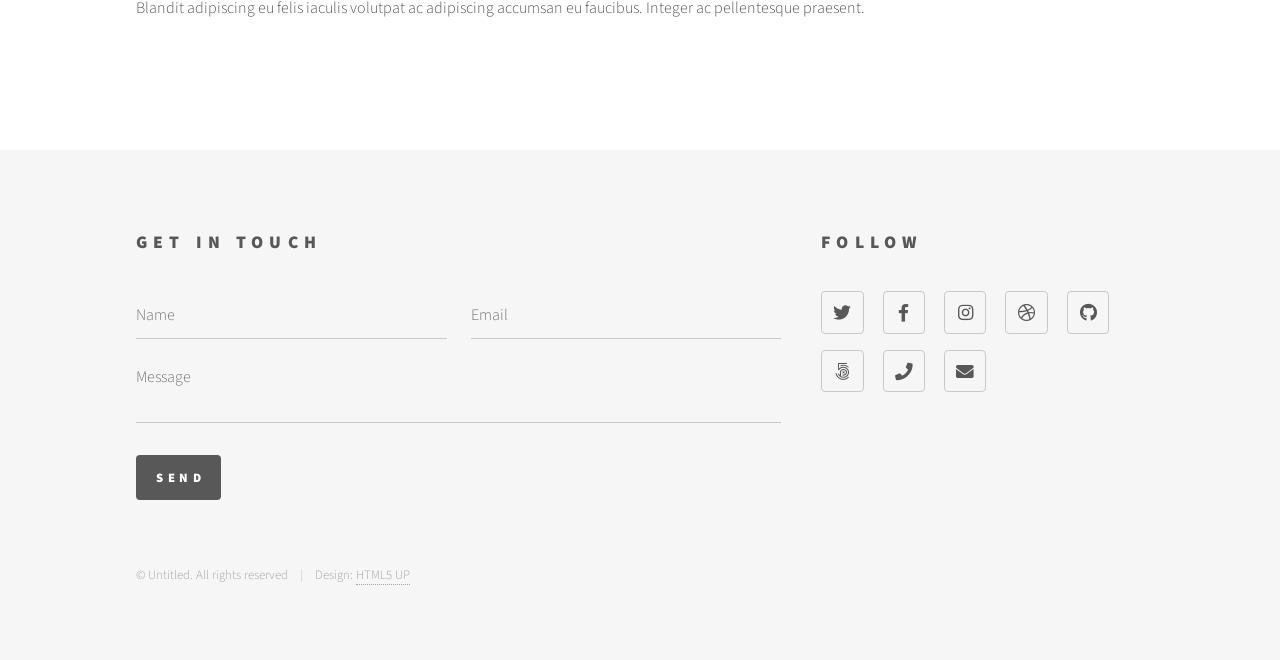
<file: elements.html>
<!DOCTYPE HTML>
<!--
	Phantom by HTML5 UP
	html5up.net | @ajlkn
	Free for personal and commercial use under the CCA 3.0 license (html5up.net/license)
-->
<html>
	<head>
		<title>Elements - Phantom by HTML5 UP</title>
		<meta charset="utf-8" />
		<meta name="viewport" content="width=device-width, initial-scale=1, user-scalable=no" />
		<link rel="stylesheet" href="assets/css/main.css" />
		<noscript><link rel="stylesheet" href="assets/css/noscript.css" /></noscript>
	</head>
	<body class="is-preload">
		<!-- Wrapper -->
			<div id="wrapper">

				<!-- Header -->
					<header id="header">
						<div class="inner">

							<!-- Logo -->
								<a href="index.html" class="logo">
									<span class="symbol"><img src="images/logo.svg" alt="" /></span><span class="title">Phantom</span>
								</a>

							<!-- Nav -->
								<nav>
									<ul>
										<li><a href="#menu">Menu</a></li>
									</ul>
								</nav>

						</div>
					</header>

				<!-- Menu -->
					<nav id="menu">
						<h2>Menu</h2>
						<ul>
							<li><a href="index.html">Home</a></li>
							<li><a href="generic.html">Ipsum veroeros</a></li>
							<li><a href="generic.html">Tempus etiam</a></li>
							<li><a href="generic.html">Consequat dolor</a></li>
							<li><a href="elements.html">Elements</a></li>
						</ul>
					</nav>

				<!-- Main -->
					<div id="main">
						<div class="inner">
							<h1>Elements</h1>

							<!-- Text -->
								<section>
									<h2>Text</h2>
									<p>This is <b>bold</b> and this is <strong>strong</strong>. This is <i>italic</i> and this is <em>emphasized</em>.
									This is <sup>superscript</sup> text and this is <sub>subscript</sub> text.
									This is <u>underlined</u> and this is code: <code>for (;;) { ... }</code>. Finally, <a href="#">this is a link</a>.</p>
									<hr />
									<p>Nunc lacinia ante nunc ac lobortis. Interdum adipiscing gravida odio porttitor sem non mi integer non faucibus ornare mi ut ante amet placerat aliquet. Volutpat eu sed ante lacinia sapien lorem accumsan varius montes viverra nibh in adipiscing blandit tempus accumsan.</p>
									<hr />
									<h2>Heading Level 2</h2>
									<h3>Heading Level 3</h3>
									<h4>Heading Level 4</h4>
									<hr />
									<h3>Blockquote</h3>
									<blockquote>Fringilla nisl. Donec accumsan interdum nisi, quis tincidunt felis sagittis eget tempus euismod. Vestibulum ante ipsum primis in faucibus vestibulum. Blandit adipiscing eu felis iaculis volutpat ac adipiscing accumsan faucibus. Vestibulum ante ipsum primis in faucibus lorem ipsum dolor sit amet nullam adipiscing eu felis.</blockquote>
									<h3>Preformatted</h3>
									<pre><code>i = 0;

while (!deck.isInOrder()) {
    print 'Iteration ' + i;
    deck.shuffle();
    i++;
}

print 'It took ' + i + ' iterations to sort the deck.';</code></pre>
								</section>

							<!-- Lists -->
								<section>
									<h2>Lists</h2>
									<div class="row">
										<div class="col-6 col-12-medium">
											<h3>Unordered</h3>
											<ul>
												<li>Dolor pulvinar etiam.</li>
												<li>Sagittis adipiscing.</li>
												<li>Felis enim feugiat.</li>
											</ul>
											<h3>Alternate</h3>
											<ul class="alt">
												<li>Dolor pulvinar etiam.</li>
												<li>Sagittis adipiscing.</li>
												<li>Felis enim feugiat.</li>
											</ul>
										</div>
										<div class="col-6 col-12-medium">
											<h3>Ordered</h3>
											<ol>
												<li>Dolor pulvinar etiam.</li>
												<li>Etiam vel felis viverra.</li>
												<li>Felis enim feugiat.</li>
												<li>Dolor pulvinar etiam.</li>
												<li>Etiam vel felis lorem.</li>
												<li>Felis enim et feugiat.</li>
											</ol>
											<h3>Icons</h3>
											<ul class="icons">
												<li><a href="#" class="icon brands style1 fa-twitter"><span class="label">Twitter</span></a></li>
												<li><a href="#" class="icon brands style1 fa-facebook-f"><span class="label">Facebook</span></a></li>
												<li><a href="#" class="icon brands style1 fa-instagram"><span class="label">Instagram</span></a></li>
												<li><a href="#" class="icon brands style1 fa-github"><span class="label">Github</span></a></li>
											</ul>
											<ul class="icons">
												<li><a href="#" class="icon brands style2 fa-twitter"><span class="label">Twitter</span></a></li>
												<li><a href="#" class="icon brands style2 fa-facebook-f"><span class="label">Facebook</span></a></li>
												<li><a href="#" class="icon brands style2 fa-instagram"><span class="label">Instagram</span></a></li>
												<li><a href="#" class="icon brands style2 fa-github"><span class="label">Github</span></a></li>
											</ul>
										</div>
									</div>
									<h2>Actions</h2>
									<div class="row">
										<div class="col-6 col-12-medium">
											<ul class="actions">
												<li><a href="#" class="button primary">Default</a></li>
												<li><a href="#" class="button">Default</a></li>
											</ul>
											<ul class="actions small">
												<li><a href="#" class="button primary small">Small</a></li>
												<li><a href="#" class="button small">Small</a></li>
											</ul>
											<ul class="actions stacked">
												<li><a href="#" class="button primary">Default</a></li>
												<li><a href="#" class="button">Default</a></li>
											</ul>
											<ul class="actions stacked">
												<li><a href="#" class="button primary small">Small</a></li>
												<li><a href="#" class="button small">Small</a></li>
											</ul>
										</div>
										<div class="col-6 col-12-medium">
											<ul class="actions stacked">
												<li><a href="#" class="button primary fit">Default</a></li>
												<li><a href="#" class="button fit">Default</a></li>
											</ul>
											<ul class="actions stacked">
												<li><a href="#" class="button primary small fit">Small</a></li>
												<li><a href="#" class="button small fit">Small</a></li>
											</ul>
										</div>
									</div>
								</section>

							<!-- Table -->
								<section>
									<h2>Table</h2>
									<h3>Default</h3>
									<div class="table-wrapper">
										<table>
											<thead>
												<tr>
													<th>Name</th>
													<th>Description</th>
													<th>Price</th>
												</tr>
											</thead>
											<tbody>
												<tr>
													<td>Item One</td>
													<td>Ante turpis integer aliquet porttitor.</td>
													<td>29.99</td>
												</tr>
												<tr>
													<td>Item Two</td>
													<td>Vis ac commodo adipiscing arcu aliquet.</td>
													<td>19.99</td>
												</tr>
												<tr>
													<td>Item Three</td>
													<td> Morbi faucibus arcu accumsan lorem.</td>
													<td>29.99</td>
												</tr>
												<tr>
													<td>Item Four</td>
													<td>Vitae integer tempus condimentum.</td>
													<td>19.99</td>
												</tr>
												<tr>
													<td>Item Five</td>
													<td>Ante turpis integer aliquet porttitor.</td>
													<td>29.99</td>
												</tr>
											</tbody>
											<tfoot>
												<tr>
													<td colspan="2"></td>
													<td>100.00</td>
												</tr>
											</tfoot>
										</table>
									</div>

									<h3>Alternate</h3>
									<div class="table-wrapper">
										<table class="alt">
											<thead>
												<tr>
													<th>Name</th>
													<th>Description</th>
													<th>Price</th>
												</tr>
											</thead>
											<tbody>
												<tr>
													<td>Item One</td>
													<td>Ante turpis integer aliquet porttitor.</td>
													<td>29.99</td>
												</tr>
												<tr>
													<td>Item Two</td>
													<td>Vis ac commodo adipiscing arcu aliquet.</td>
													<td>19.99</td>
												</tr>
												<tr>
													<td>Item Three</td>
													<td> Morbi faucibus arcu accumsan lorem.</td>
													<td>29.99</td>
												</tr>
												<tr>
													<td>Item Four</td>
													<td>Vitae integer tempus condimentum.</td>
													<td>19.99</td>
												</tr>
												<tr>
													<td>Item Five</td>
													<td>Ante turpis integer aliquet porttitor.</td>
													<td>29.99</td>
												</tr>
											</tbody>
											<tfoot>
												<tr>
													<td colspan="2"></td>
													<td>100.00</td>
												</tr>
											</tfoot>
										</table>
									</div>
								</section>

							<!-- Buttons -->
								<section>
									<h3>Buttons</h3>
									<ul class="actions">
										<li><a href="#" class="button primary">Primary</a></li>
										<li><a href="#" class="button">Default</a></li>
									</ul>
									<ul class="actions">
										<li><a href="#" class="button large">Large</a></li>
										<li><a href="#" class="button">Default</a></li>
										<li><a href="#" class="button small">Small</a></li>
									</ul>
									<ul class="actions fit">
										<li><a href="#" class="button primary fit">Fit</a></li>
										<li><a href="#" class="button fit">Fit</a></li>
										<li><a href="#" class="button fit">Fit</a></li>
									</ul>
									<ul class="actions fit small">
										<li><a href="#" class="button primary fit small">Fit + Small</a></li>
										<li><a href="#" class="button fit small">Fit + Small</a></li>
										<li><a href="#" class="button fit small">Fit + Small</a></li>
									</ul>
									<ul class="actions">
										<li><a href="#" class="button primary icon solid fa-download">Icon</a></li>
										<li><a href="#" class="button icon solid fa-upload">Icon</a></li>
										<li><a href="#" class="button icon solid fa-save">Icon</a></li>
									</ul>
									<ul class="actions">
										<li><span class="button primary disabled">Disabled</span></li>
										<li><span class="button disabled">Disabled</span></li>
									</ul>
								</section>

							<!-- Form -->
								<section>
									<h2>Form</h2>
									<form method="post" action="#">
										<div class="row gtr-uniform">
											<div class="col-6 col-12-xsmall">
												<input type="text" name="demo-name" id="demo-name" value="" placeholder="Name" />
											</div>
											<div class="col-6 col-12-xsmall">
												<input type="email" name="demo-email" id="demo-email" value="" placeholder="Email" />
											</div>
											<div class="col-12">
												<select name="demo-category" id="demo-category">
													<option value="">- Category -</option>
													<option value="1">Manufacturing</option>
													<option value="1">Shipping</option>
													<option value="1">Administration</option>
													<option value="1">Human Resources</option>
												</select>
											</div>
											<div class="col-4 col-12-small">
												<input type="radio" id="demo-priority-low" name="demo-priority" checked>
												<label for="demo-priority-low">Low</label>
											</div>
											<div class="col-4 col-12-small">
												<input type="radio" id="demo-priority-normal" name="demo-priority">
												<label for="demo-priority-normal">Normal</label>
											</div>
											<div class="col-4 col-12-small">
												<input type="radio" id="demo-priority-high" name="demo-priority">
												<label for="demo-priority-high">High</label>
											</div>
											<div class="col-6 col-12-small">
												<input type="checkbox" id="demo-copy" name="demo-copy">
												<label for="demo-copy">Email me a copy</label>
											</div>
											<div class="col-6 col-12-small">
												<input type="checkbox" id="demo-human" name="demo-human" checked>
												<label for="demo-human">Not a robot</label>
											</div>
											<div class="col-12">
												<textarea name="demo-message" id="demo-message" placeholder="Enter your message" rows="6"></textarea>
											</div>
											<div class="col-12">
												<ul class="actions">
													<li><input type="submit" value="Send Message" class="primary" /></li>
													<li><input type="reset" value="Reset" /></li>
												</ul>
											</div>
										</div>
									</form>
								</section>

							<!-- Image -->
								<section>
									<h2>Image</h2>
									<h3>Fit</h3>
									<div class="box alt">
										<div class="row gtr-uniform">
											<div class="col-12"><span class="image fit"><img src="images/pic13.jpg" alt="" /></span></div>
											<div class="col-4"><span class="image fit"><img src="images/pic01.jpg" alt="" /></span></div>
											<div class="col-4"><span class="image fit"><img src="images/pic02.jpg" alt="" /></span></div>
											<div class="col-4"><span class="image fit"><img src="images/pic03.jpg" alt="" /></span></div>
											<div class="col-4"><span class="image fit"><img src="images/pic03.jpg" alt="" /></span></div>
											<div class="col-4"><span class="image fit"><img src="images/pic01.jpg" alt="" /></span></div>
											<div class="col-4"><span class="image fit"><img src="images/pic02.jpg" alt="" /></span></div>
											<div class="col-4"><span class="image fit"><img src="images/pic02.jpg" alt="" /></span></div>
											<div class="col-4"><span class="image fit"><img src="images/pic03.jpg" alt="" /></span></div>
											<div class="col-4"><span class="image fit"><img src="images/pic01.jpg" alt="" /></span></div>
										</div>
									</div>
									<h3>Left &amp; Right</h3>
									<p><span class="image left"><img src="images/pic14.jpg" alt="" /></span>Fringilla nisl. Donec accumsan interdum nisi, quis tincidunt felis sagittis eget. tempus euismod. Vestibulum ante ipsum primis in faucibus vestibulum. Blandit adipiscing eu felis iaculis volutpat ac adipiscing accumsan eu faucibus. Integer ac pellentesque praesent tincidunt felis sagittis eget. tempus euismod. Vestibulum ante ipsum primis in faucibus vestibulum. Blandit adipiscing eu felis iaculis volutpat ac adipiscing accumsan eu faucibus. Integer ac pellentesque praesent. Donec accumsan interdum nisi, quis tincidunt felis sagittis eget. tempus euismod. Vestibulum ante ipsum primis in faucibus vestibulum. Blandit adipiscing eu felis iaculis volutpat ac adipiscing accumsan eu faucibus. Integer ac pellentesque praesent tincidunt felis sagittis eget. tempus euismod. Vestibulum ante ipsum primis in faucibus vestibulum. Blandit adipiscing eu felis iaculis volutpat ac adipiscing accumsan eu faucibus. Integer ac pellentesque praesent. Blandit adipiscing eu felis iaculis volutpat ac adipiscing accumsan eu faucibus. Integer ac pellentesque praesent tincidunt felis sagittis eget. tempus euismod. Vestibulum ante ipsum primis in faucibus vestibulum. Blandit adipiscing eu felis iaculis volutpat ac adipiscing accumsan eu faucibus. Integer ac pellentesque praesent.</p>
									<p><span class="image right"><img src="images/pic15.jpg" alt="" /></span>Fringilla nisl. Donec accumsan interdum nisi, quis tincidunt felis sagittis eget. tempus euismod. Vestibulum ante ipsum primis in faucibus vestibulum. Blandit adipiscing eu felis iaculis volutpat ac adipiscing accumsan eu faucibus. Integer ac pellentesque praesent tincidunt felis sagittis eget. tempus euismod. Vestibulum ante ipsum primis in faucibus vestibulum. Blandit adipiscing eu felis iaculis volutpat ac adipiscing accumsan eu faucibus. Integer ac pellentesque praesent. Donec accumsan interdum nisi, quis tincidunt felis sagittis eget. tempus euismod. Vestibulum ante ipsum primis in faucibus vestibulum. Blandit adipiscing eu felis iaculis volutpat ac adipiscing accumsan eu faucibus. Integer ac pellentesque praesent tincidunt felis sagittis eget. tempus euismod. Vestibulum ante ipsum primis in faucibus vestibulum. Blandit adipiscing eu felis iaculis volutpat ac adipiscing accumsan eu faucibus. Integer ac pellentesque praesent. Blandit adipiscing eu felis iaculis volutpat ac adipiscing accumsan eu faucibus. Integer ac pellentesque praesent tincidunt felis sagittis eget. tempus euismod. Vestibulum ante ipsum primis in faucibus vestibulum. Blandit adipiscing eu felis iaculis volutpat ac adipiscing accumsan eu faucibus. Integer ac pellentesque praesent.</p>
								</section>

						</div>
					</div>

				<!-- Footer -->
					<footer id="footer">
						<div class="inner">
							<section>
								<h2>Get in touch</h2>
								<form method="post" action="#">
									<div class="fields">
										<div class="field half">
											<input type="text" name="name" id="name" placeholder="Name" />
										</div>
										<div class="field half">
											<input type="email" name="email" id="email" placeholder="Email" />
										</div>
										<div class="field">
											<textarea name="message" id="message" placeholder="Message"></textarea>
										</div>
									</div>
									<ul class="actions">
										<li><input type="submit" value="Send" class="primary" /></li>
									</ul>
								</form>
							</section>
							<section>
								<h2>Follow</h2>
								<ul class="icons">
									<li><a href="#" class="icon brands style2 fa-twitter"><span class="label">Twitter</span></a></li>
									<li><a href="#" class="icon brands style2 fa-facebook-f"><span class="label">Facebook</span></a></li>
									<li><a href="#" class="icon brands style2 fa-instagram"><span class="label">Instagram</span></a></li>
									<li><a href="#" class="icon brands style2 fa-dribbble"><span class="label">Dribbble</span></a></li>
									<li><a href="#" class="icon brands style2 fa-github"><span class="label">GitHub</span></a></li>
									<li><a href="#" class="icon brands style2 fa-500px"><span class="label">500px</span></a></li>
									<li><a href="#" class="icon solid style2 fa-phone"><span class="label">Phone</span></a></li>
									<li><a href="#" class="icon solid style2 fa-envelope"><span class="label">Email</span></a></li>
								</ul>
							</section>
							<ul class="copyright">
								<li>&copy; Untitled. All rights reserved</li><li>Design: <a href="http://html5up.net">HTML5 UP</a></li>
							</ul>
						</div>
					</footer>

			</div>

		<!-- Scripts -->
			<script src="assets/js/jquery.min.js"></script>
			<script src="assets/js/browser.min.js"></script>
			<script src="assets/js/breakpoints.min.js"></script>
			<script src="assets/js/util.js"></script>
			<script src="assets/js/main.js"></script>

	</body>
</html>
</file>
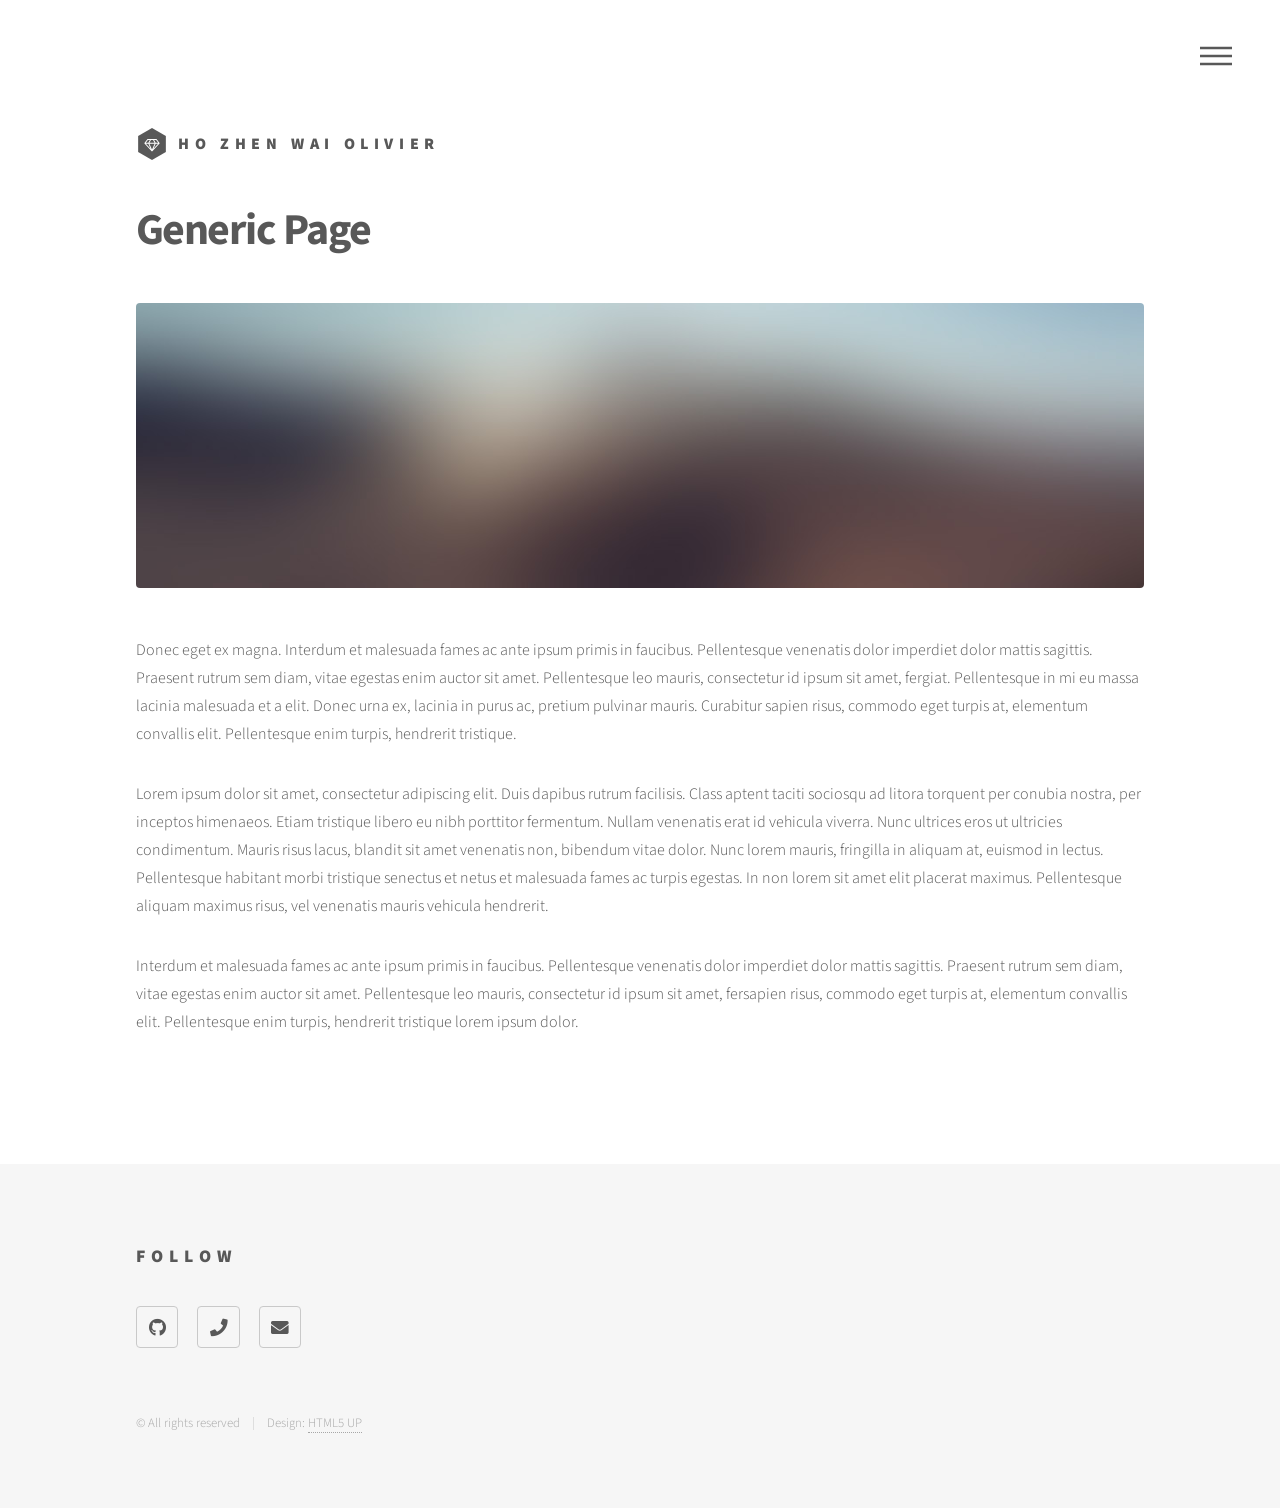
<file: generic.html>
<!DOCTYPE HTML>
<!--
	Phantom by HTML5 UP
	html5up.net | @ajlkn
	Free for personal and commercial use under the CCA 3.0 license (html5up.net/license)
-->
<html>
	<head>
		<title>Generic - Phantom by HTML5 UP</title>
		<meta charset="utf-8" />
		<meta name="viewport" content="width=device-width, initial-scale=1, user-scalable=no" />
		<link rel="stylesheet" href="assets/css/main.css" />
		<noscript><link rel="stylesheet" href="assets/css/noscript.css" /></noscript>
	</head>
	<body class="is-preload">
		<!-- Wrapper -->
			<div id="wrapper">

				<!-- Header -->
					<header id="header">
						<div class="inner">

							<!-- Logo -->
								<a href="index.html" class="logo">
									<span class="symbol"><img src="images/logo.svg" alt="" /></span><span class="title">HO Zhen Wai Olivier</span>
								</a>

							<!-- Nav -->
								<nav>
									<ul>
										<li><a href="#menu">Menu</a></li>
									</ul>
								</nav>

						</div>
					</header>

				<!-- Menu -->
				<nav id="menu">
					<h2>Menu</h2>
					<ul>
						<li><a href="index.html">About</a></li>
						<li><a href="cv_wa.html"> Curriculum Vitae </a></li>
						<li><a href="publications.html">Publications</a></li>
						<li><a href="projects.html">Projects</a></li>
						<li><a href="thoughts.html">Random thoughts</a></li>
						<li><a href="lectures.html">Lectures notes</a></li>
					</ul>
				</nav>

				<!-- Main -->
					<div id="main">
						<div class="inner">
							<h1>Generic Page</h1>
							<span class="image main"><img src="images/pic13.jpg" alt="" /></span>
							<p>Donec eget ex magna. Interdum et malesuada fames ac ante ipsum primis in faucibus. Pellentesque venenatis dolor imperdiet dolor mattis sagittis. Praesent rutrum sem diam, vitae egestas enim auctor sit amet. Pellentesque leo mauris, consectetur id ipsum sit amet, fergiat. Pellentesque in mi eu massa lacinia malesuada et a elit. Donec urna ex, lacinia in purus ac, pretium pulvinar mauris. Curabitur sapien risus, commodo eget turpis at, elementum convallis elit. Pellentesque enim turpis, hendrerit tristique.</p>
							<p>Lorem ipsum dolor sit amet, consectetur adipiscing elit. Duis dapibus rutrum facilisis. Class aptent taciti sociosqu ad litora torquent per conubia nostra, per inceptos himenaeos. Etiam tristique libero eu nibh porttitor fermentum. Nullam venenatis erat id vehicula viverra. Nunc ultrices eros ut ultricies condimentum. Mauris risus lacus, blandit sit amet venenatis non, bibendum vitae dolor. Nunc lorem mauris, fringilla in aliquam at, euismod in lectus. Pellentesque habitant morbi tristique senectus et netus et malesuada fames ac turpis egestas. In non lorem sit amet elit placerat maximus. Pellentesque aliquam maximus risus, vel venenatis mauris vehicula hendrerit.</p>
							<p>Interdum et malesuada fames ac ante ipsum primis in faucibus. Pellentesque venenatis dolor imperdiet dolor mattis sagittis. Praesent rutrum sem diam, vitae egestas enim auctor sit amet. Pellentesque leo mauris, consectetur id ipsum sit amet, fersapien risus, commodo eget turpis at, elementum convallis elit. Pellentesque enim turpis, hendrerit tristique lorem ipsum dolor.</p>
						</div>
					</div>

				<!-- Footer -->
				<footer id="footer">
					<div class="inner">
<!--						<section>
							<h2>Get in touch</h2>
							<form method="post" action="#">
								<div class="fields">
									<div class="field half">
										<input type="text" name="name" id="name" placeholder="Name" />
									</div>
									<div class="field half">
										<input type="email" name="email" id="email" placeholder="Email" />
									</div>
									<div class="field">
										<textarea name="message" id="message" placeholder="Message"></textarea>
									</div>
								</div>
								<ul class="actions">
									<li><input type="submit" value="Send" class="primary" /></li>
								</ul>
							</form>
						</section>
						Not sure it works on GitHub
					-->
						<section>
							<h2>Follow</h2>
							<ul class="icons">
								<!--<li><a href="#" class="icon brands style2 fa-twitter"><span class="label">Twitter</span></a></li>-->
								<!--<li><a href="#" class="icon brands style2 fa-facebook-f"><span class="label">Facebook</span></a></li>-->
								<!--<li><a href="#" class="icon brands style2 fa-instagram"><span class="label">Instagram</span></a></li>-->
								<!--<li><a href="#" class="icon brands style2 fa-dribbble"><span class="label">Dribbble</span></a></li>-->
								<li><a href="https://github.com/HOZHENWAI" class="icon brands style2 fa-github"><span class="label">GitHub</span></a></li>
								<!--<li><a href="#" class="icon brands style2 fa-500px"><span class="label">500px</span></a></li>-->
								<li><a href="tel:+33787084954" class="icon solid style2 fa-phone"><span class="label">Phone</span></a></li>
								<li><a href="mailto:hozhenwai@gmail.com"  class="icon solid style2 fa-envelope"><span class="label">Email</span></a></li>
							</ul>
						</section>
						<ul class="copyright">
							<li>&copy; All rights reserved</li><li>Design: <a href="http://html5up.net">HTML5 UP</a></li>
						</ul>
					</div>
				</footer>

			</div>

		<!-- Scripts -->
			<script src="assets/js/jquery.min.js"></script>
			<script src="assets/js/browser.min.js"></script>
			<script src="assets/js/breakpoints.min.js"></script>
			<script src="assets/js/util.js"></script>
			<script src="assets/js/main.js"></script>

	</body>
</html>
</file>
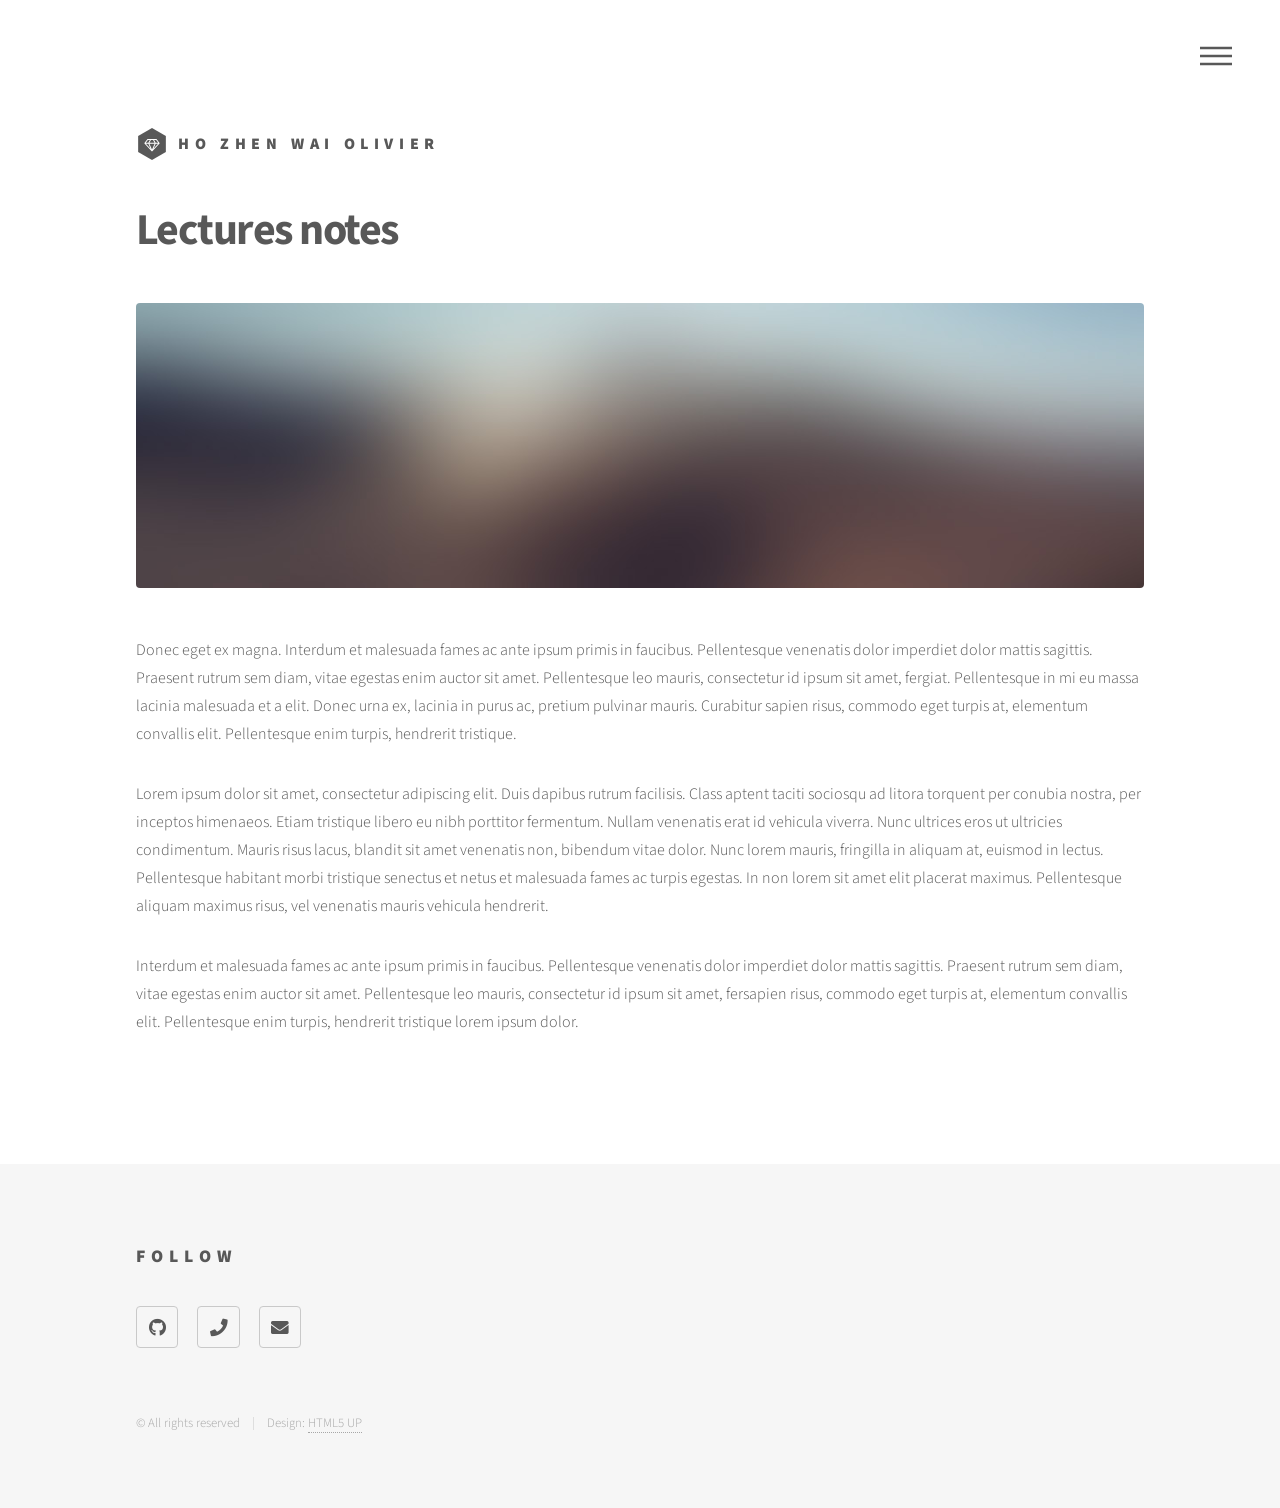
<file: lectures.html>
<!DOCTYPE HTML>
<!--
	Phantom by HTML5 UP
	html5up.net | @ajlkn
	Free for personal and commercial use under the CCA 3.0 license (html5up.net/license)
-->
<html>
	<head>
		<title>Generic - Phantom by HTML5 UP</title>
		<meta charset="utf-8" />
		<meta name="viewport" content="width=device-width, initial-scale=1, user-scalable=no" />
		<link rel="stylesheet" href="assets/css/main.css" />
		<noscript><link rel="stylesheet" href="assets/css/noscript.css" /></noscript>
	</head>
	<body class="is-preload">
		<!-- Wrapper -->
			<div id="wrapper">

				<!-- Header -->
					<header id="header">
						<div class="inner">

							<!-- Logo -->
								<a href="index.html" class="logo">
									<span class="symbol"><img src="images/logo.svg" alt="" /></span><span class="title">HO Zhen Wai Olivier</span>
								</a>

							<!-- Nav -->
								<nav>
									<ul>
										<li><a href="#menu">Menu</a></li>
									</ul>
								</nav>

						</div>
					</header>

				<!-- Menu -->
				<nav id="menu">
					<h2>Menu</h2>
					<ul>
						<li><a href="index.html">About</a></li>
						<li><a href="cv_wa.html"> Curriculum Vitae </a></li>
						<li><a href="publications.html">Publications</a></li>
						<li><a href="projects.html">Projects</a></li>
						<li><a href="thoughts.html">Random thoughts</a></li>
						<li><a href="lectures.html">Lectures notes</a></li>
					</ul>
				</nav>

				<!-- Main -->
					<div id="main">
						<div class="inner">
							<h1>Lectures notes</h1>
							<span class="image main"><img src="images/pic13.jpg" alt="" /></span>
							<p>Donec eget ex magna. Interdum et malesuada fames ac ante ipsum primis in faucibus. Pellentesque venenatis dolor imperdiet dolor mattis sagittis. Praesent rutrum sem diam, vitae egestas enim auctor sit amet. Pellentesque leo mauris, consectetur id ipsum sit amet, fergiat. Pellentesque in mi eu massa lacinia malesuada et a elit. Donec urna ex, lacinia in purus ac, pretium pulvinar mauris. Curabitur sapien risus, commodo eget turpis at, elementum convallis elit. Pellentesque enim turpis, hendrerit tristique.</p>
							<p>Lorem ipsum dolor sit amet, consectetur adipiscing elit. Duis dapibus rutrum facilisis. Class aptent taciti sociosqu ad litora torquent per conubia nostra, per inceptos himenaeos. Etiam tristique libero eu nibh porttitor fermentum. Nullam venenatis erat id vehicula viverra. Nunc ultrices eros ut ultricies condimentum. Mauris risus lacus, blandit sit amet venenatis non, bibendum vitae dolor. Nunc lorem mauris, fringilla in aliquam at, euismod in lectus. Pellentesque habitant morbi tristique senectus et netus et malesuada fames ac turpis egestas. In non lorem sit amet elit placerat maximus. Pellentesque aliquam maximus risus, vel venenatis mauris vehicula hendrerit.</p>
							<p>Interdum et malesuada fames ac ante ipsum primis in faucibus. Pellentesque venenatis dolor imperdiet dolor mattis sagittis. Praesent rutrum sem diam, vitae egestas enim auctor sit amet. Pellentesque leo mauris, consectetur id ipsum sit amet, fersapien risus, commodo eget turpis at, elementum convallis elit. Pellentesque enim turpis, hendrerit tristique lorem ipsum dolor.</p>
						</div>
					</div>

				<!-- Footer -->
				<footer id="footer">
					<div class="inner">
<!--						<section>
							<h2>Get in touch</h2>
							<form method="post" action="#">
								<div class="fields">
									<div class="field half">
										<input type="text" name="name" id="name" placeholder="Name" />
									</div>
									<div class="field half">
										<input type="email" name="email" id="email" placeholder="Email" />
									</div>
									<div class="field">
										<textarea name="message" id="message" placeholder="Message"></textarea>
									</div>
								</div>
								<ul class="actions">
									<li><input type="submit" value="Send" class="primary" /></li>
								</ul>
							</form>
						</section>
						Not sure it works on GitHub
					-->
						<section>
							<h2>Follow</h2>
							<ul class="icons">
								<!--<li><a href="#" class="icon brands style2 fa-twitter"><span class="label">Twitter</span></a></li>-->
								<!--<li><a href="#" class="icon brands style2 fa-facebook-f"><span class="label">Facebook</span></a></li>-->
								<!--<li><a href="#" class="icon brands style2 fa-instagram"><span class="label">Instagram</span></a></li>-->
								<!--<li><a href="#" class="icon brands style2 fa-dribbble"><span class="label">Dribbble</span></a></li>-->
								<li><a href="https://github.com/HOZHENWAI" class="icon brands style2 fa-github"><span class="label">GitHub</span></a></li>
								<!--<li><a href="#" class="icon brands style2 fa-500px"><span class="label">500px</span></a></li>-->
								<li><a href="tel:+33787084954" class="icon solid style2 fa-phone"><span class="label">Phone</span></a></li>
								<li><a href="mailto:hozhenwai@gmail.com"  class="icon solid style2 fa-envelope"><span class="label">Email</span></a></li>
							</ul>
						</section>
						<ul class="copyright">
							<li>&copy; All rights reserved</li><li>Design: <a href="http://html5up.net">HTML5 UP</a></li>
						</ul>
					</div>
				</footer>

			</div>

		<!-- Scripts -->
			<script src="assets/js/jquery.min.js"></script>
			<script src="assets/js/browser.min.js"></script>
			<script src="assets/js/breakpoints.min.js"></script>
			<script src="assets/js/util.js"></script>
			<script src="assets/js/main.js"></script>

	</body>
</html>
</file>
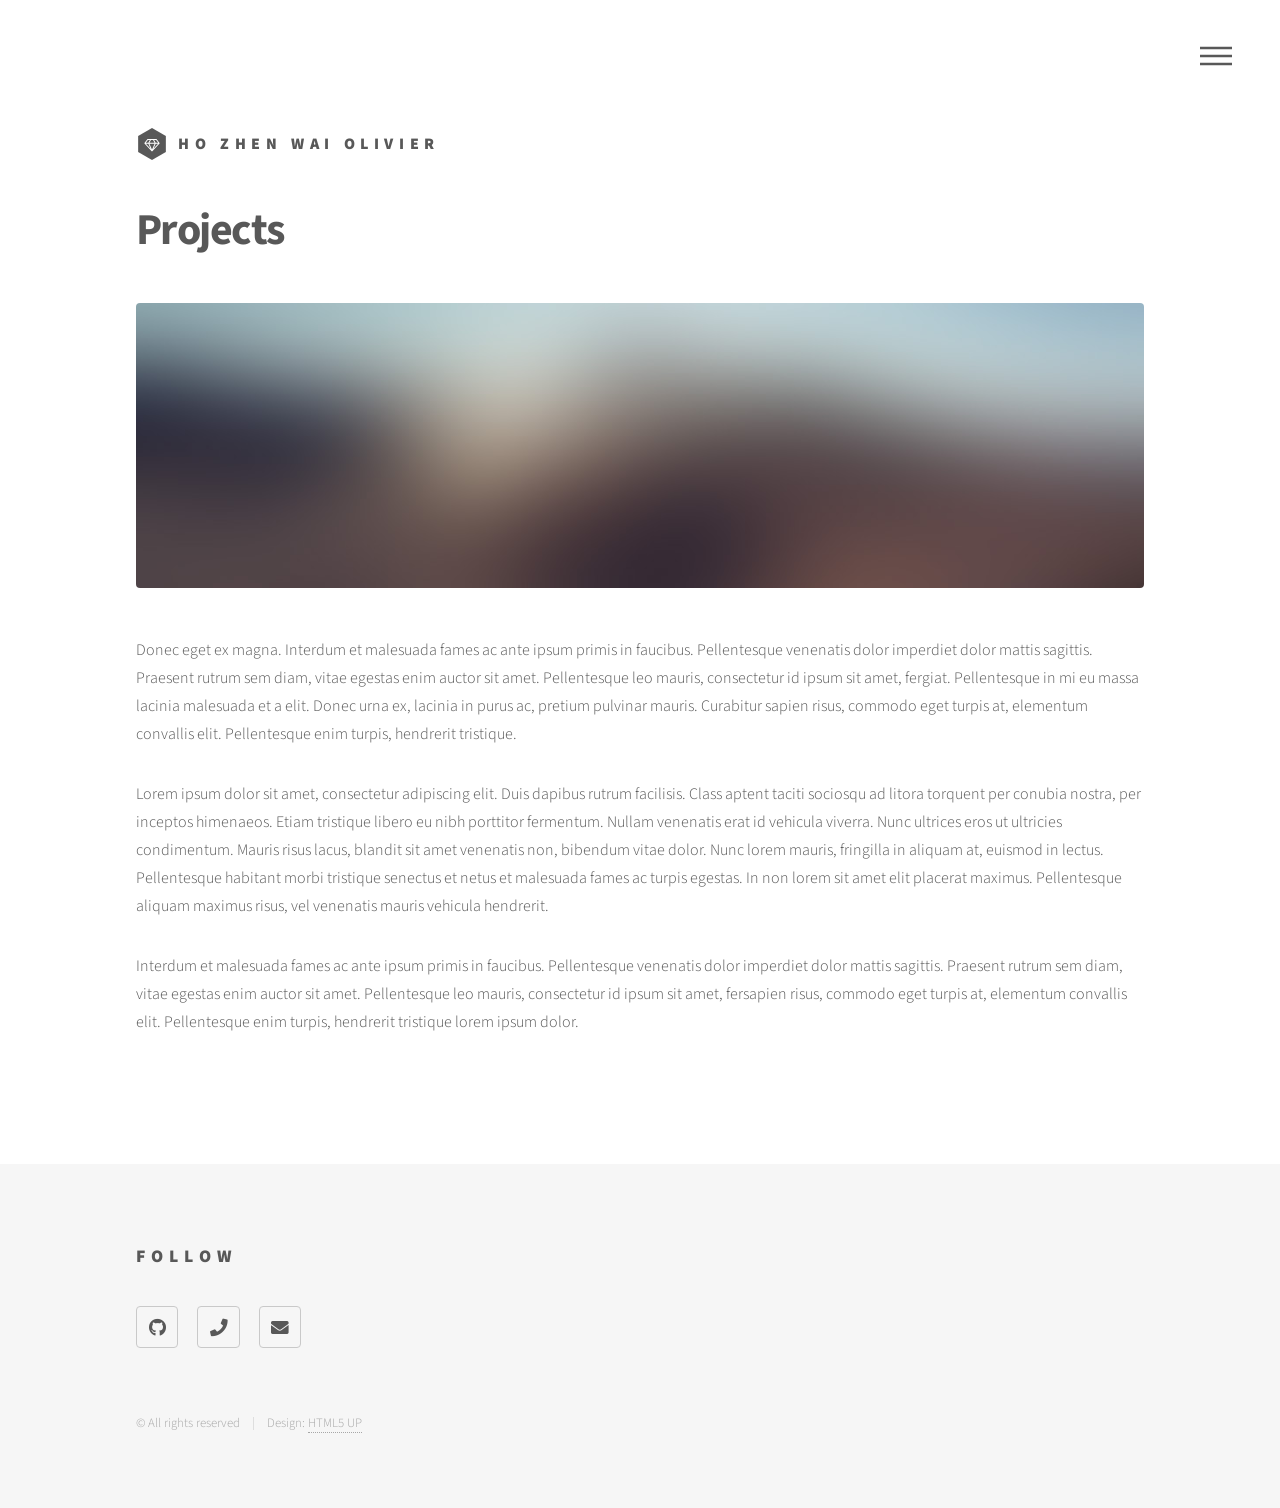
<file: projects.html>
<!DOCTYPE HTML>
<!--
	Phantom by HTML5 UP
	html5up.net | @ajlkn
	Free for personal and commercial use under the CCA 3.0 license (html5up.net/license)
-->
<html>
	<head>
		<title>Generic - Phantom by HTML5 UP</title>
		<meta charset="utf-8" />
		<meta name="viewport" content="width=device-width, initial-scale=1, user-scalable=no" />
		<link rel="stylesheet" href="assets/css/main.css" />
		<noscript><link rel="stylesheet" href="assets/css/noscript.css" /></noscript>
	</head>
	<body class="is-preload">
		<!-- Wrapper -->
			<div id="wrapper">

				<!-- Header -->
					<header id="header">
						<div class="inner">

							<!-- Logo -->
								<a href="index.html" class="logo">
									<span class="symbol"><img src="images/logo.svg" alt="" /></span><span class="title">HO Zhen Wai Olivier</span>
								</a>

							<!-- Nav -->
								<nav>
									<ul>
										<li><a href="#menu">Menu</a></li>
									</ul>
								</nav>

						</div>
					</header>

				<!-- Menu -->
				<nav id="menu">
					<h2>Menu</h2>
					<ul>
						<li><a href="index.html">About</a></li>
						<li><a href="cv_wa.html"> Curriculum Vitae </a></li>
						<li><a href="publications.html">Publications</a></li>
						<li><a href="projects.html">Projects</a></li>
						<li><a href="thoughts.html">Random thoughts</a></li>
						<li><a href="lectures.html">Lectures notes</a></li>
					</ul>
				</nav>

				<!-- Main -->
					<div id="main">
						<div class="inner">
							<h1>Projects</h1>
							<span class="image main"><img src="images/pic13.jpg" alt="" /></span>
							<p>Donec eget ex magna. Interdum et malesuada fames ac ante ipsum primis in faucibus. Pellentesque venenatis dolor imperdiet dolor mattis sagittis. Praesent rutrum sem diam, vitae egestas enim auctor sit amet. Pellentesque leo mauris, consectetur id ipsum sit amet, fergiat. Pellentesque in mi eu massa lacinia malesuada et a elit. Donec urna ex, lacinia in purus ac, pretium pulvinar mauris. Curabitur sapien risus, commodo eget turpis at, elementum convallis elit. Pellentesque enim turpis, hendrerit tristique.</p>
							<p>Lorem ipsum dolor sit amet, consectetur adipiscing elit. Duis dapibus rutrum facilisis. Class aptent taciti sociosqu ad litora torquent per conubia nostra, per inceptos himenaeos. Etiam tristique libero eu nibh porttitor fermentum. Nullam venenatis erat id vehicula viverra. Nunc ultrices eros ut ultricies condimentum. Mauris risus lacus, blandit sit amet venenatis non, bibendum vitae dolor. Nunc lorem mauris, fringilla in aliquam at, euismod in lectus. Pellentesque habitant morbi tristique senectus et netus et malesuada fames ac turpis egestas. In non lorem sit amet elit placerat maximus. Pellentesque aliquam maximus risus, vel venenatis mauris vehicula hendrerit.</p>
							<p>Interdum et malesuada fames ac ante ipsum primis in faucibus. Pellentesque venenatis dolor imperdiet dolor mattis sagittis. Praesent rutrum sem diam, vitae egestas enim auctor sit amet. Pellentesque leo mauris, consectetur id ipsum sit amet, fersapien risus, commodo eget turpis at, elementum convallis elit. Pellentesque enim turpis, hendrerit tristique lorem ipsum dolor.</p>
						</div>
					</div>

				<!-- Footer -->
				<footer id="footer">
					<div class="inner">
<!--						<section>
							<h2>Get in touch</h2>
							<form method="post" action="#">
								<div class="fields">
									<div class="field half">
										<input type="text" name="name" id="name" placeholder="Name" />
									</div>
									<div class="field half">
										<input type="email" name="email" id="email" placeholder="Email" />
									</div>
									<div class="field">
										<textarea name="message" id="message" placeholder="Message"></textarea>
									</div>
								</div>
								<ul class="actions">
									<li><input type="submit" value="Send" class="primary" /></li>
								</ul>
							</form>
						</section>
						Not sure it works on GitHub
					-->
						<section>
							<h2>Follow</h2>
							<ul class="icons">
								<!--<li><a href="#" class="icon brands style2 fa-twitter"><span class="label">Twitter</span></a></li>-->
								<!--<li><a href="#" class="icon brands style2 fa-facebook-f"><span class="label">Facebook</span></a></li>-->
								<!--<li><a href="#" class="icon brands style2 fa-instagram"><span class="label">Instagram</span></a></li>-->
								<!--<li><a href="#" class="icon brands style2 fa-dribbble"><span class="label">Dribbble</span></a></li>-->
								<li><a href="https://github.com/HOZHENWAI" class="icon brands style2 fa-github"><span class="label">GitHub</span></a></li>
								<!--<li><a href="#" class="icon brands style2 fa-500px"><span class="label">500px</span></a></li>-->
								<li><a href="tel:+33787084954" class="icon solid style2 fa-phone"><span class="label">Phone</span></a></li>
								<li><a href="mailto:hozhenwai@gmail.com"  class="icon solid style2 fa-envelope"><span class="label">Email</span></a></li>
							</ul>
						</section>
						<ul class="copyright">
							<li>&copy; All rights reserved</li><li>Design: <a href="http://html5up.net">HTML5 UP</a></li>
						</ul>
					</div>
				</footer>

			</div>

		<!-- Scripts -->
			<script src="assets/js/jquery.min.js"></script>
			<script src="assets/js/browser.min.js"></script>
			<script src="assets/js/breakpoints.min.js"></script>
			<script src="assets/js/util.js"></script>
			<script src="assets/js/main.js"></script>

	</body>
</html>
</file>
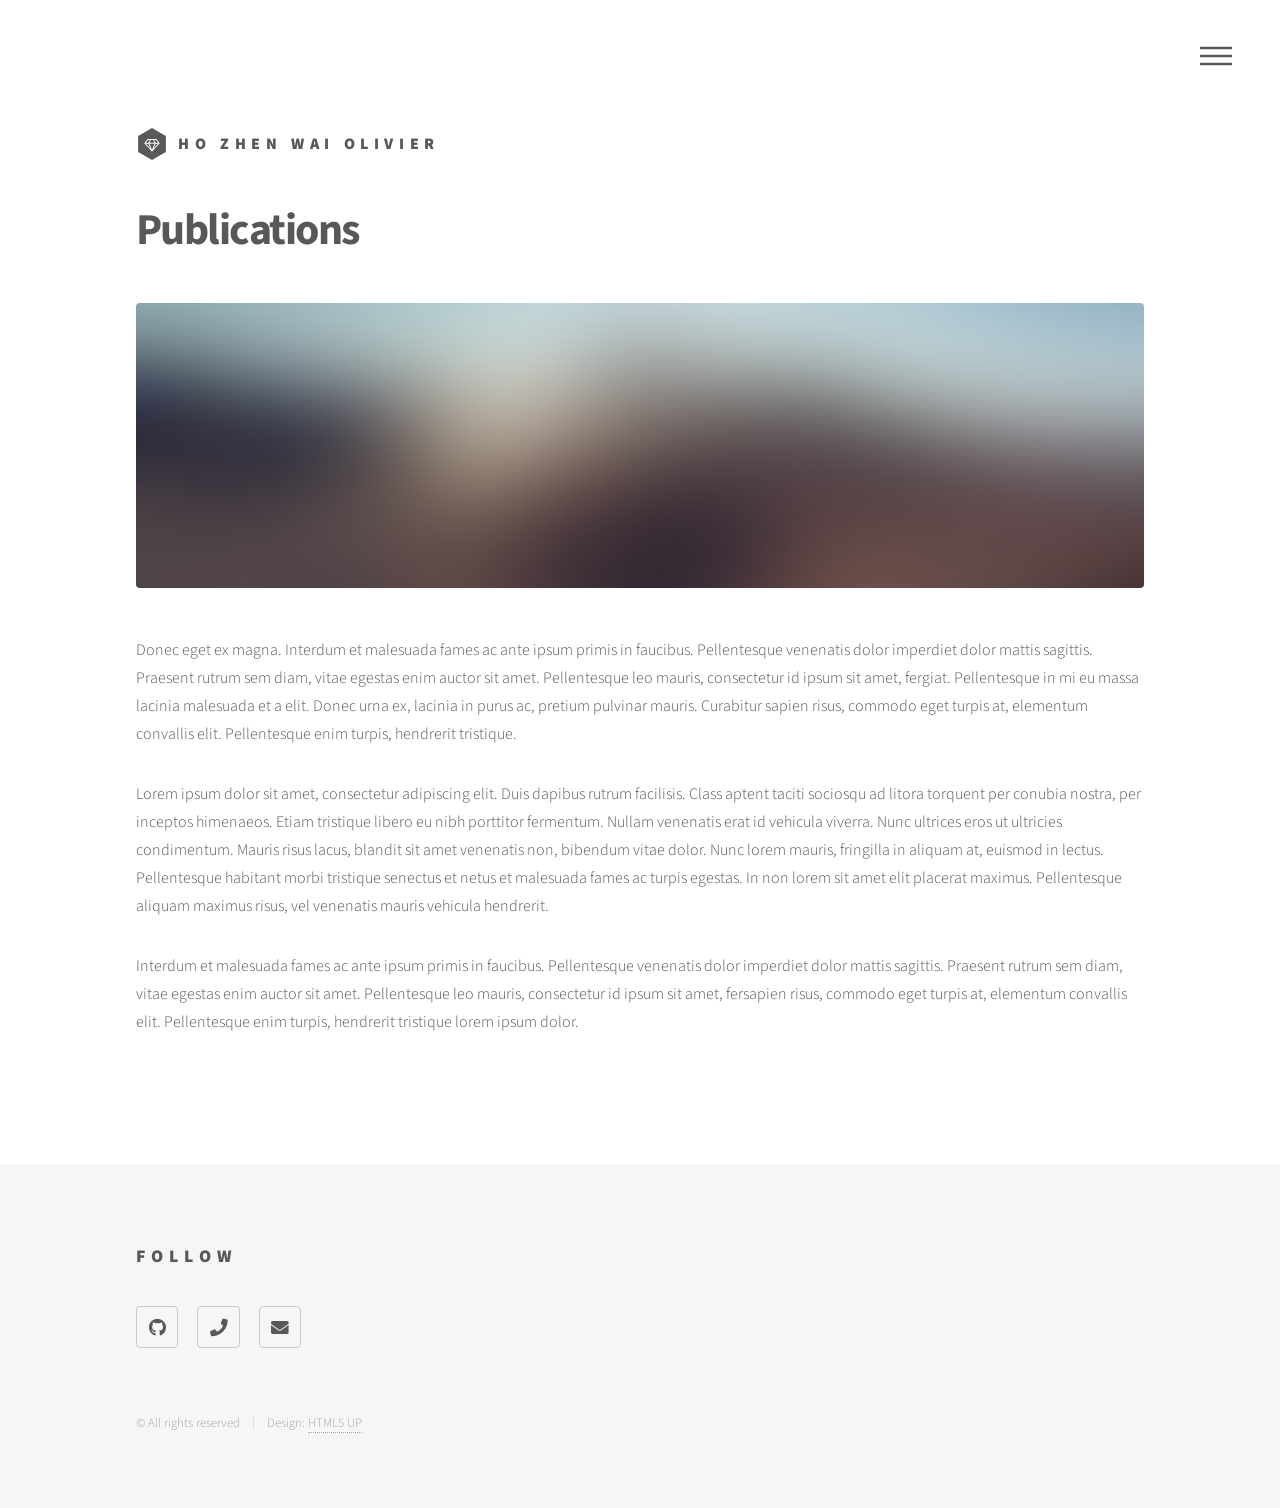
<file: publications.html>
<!DOCTYPE HTML>
<!--
	Phantom by HTML5 UP
	html5up.net | @ajlkn
	Free for personal and commercial use under the CCA 3.0 license (html5up.net/license)
-->
<html>
	<head>
		<title>Generic - Phantom by HTML5 UP</title>
		<meta charset="utf-8" />
		<meta name="viewport" content="width=device-width, initial-scale=1, user-scalable=no" />
		<link rel="stylesheet" href="assets/css/main.css" />
		<noscript><link rel="stylesheet" href="assets/css/noscript.css" /></noscript>
	</head>
	<body class="is-preload">
		<!-- Wrapper -->
			<div id="wrapper">

				<!-- Header -->
					<header id="header">
						<div class="inner">

							<!-- Logo -->
								<a href="index.html" class="logo">
									<span class="symbol"><img src="images/logo.svg" alt="" /></span><span class="title">HO Zhen Wai Olivier</span>
								</a>

							<!-- Nav -->
								<nav>
									<ul>
										<li><a href="#menu">Menu</a></li>
									</ul>
								</nav>

						</div>
					</header>

				<!-- Menu -->
				<nav id="menu">
					<h2>Menu</h2>
					<ul>
						<li><a href="index.html">About</a></li>
						<li><a href="cv_wa.html"> Curriculum Vitae </a></li>
						<li><a href="publications.html">Publications</a></li>
						<li><a href="projects.html">Projects</a></li>
						<li><a href="thoughts.html">Random thoughts</a></li>
						<li><a href="lectures.html">Lectures notes</a></li>
					</ul>
				</nav>

				<!-- Main -->
					<div id="main">
						<div class="inner">
							<h1>Publications</h1>
							<span class="image main"><img src="images/pic13.jpg" alt="" /></span>
							<p>Donec eget ex magna. Interdum et malesuada fames ac ante ipsum primis in faucibus. Pellentesque venenatis dolor imperdiet dolor mattis sagittis. Praesent rutrum sem diam, vitae egestas enim auctor sit amet. Pellentesque leo mauris, consectetur id ipsum sit amet, fergiat. Pellentesque in mi eu massa lacinia malesuada et a elit. Donec urna ex, lacinia in purus ac, pretium pulvinar mauris. Curabitur sapien risus, commodo eget turpis at, elementum convallis elit. Pellentesque enim turpis, hendrerit tristique.</p>
							<p>Lorem ipsum dolor sit amet, consectetur adipiscing elit. Duis dapibus rutrum facilisis. Class aptent taciti sociosqu ad litora torquent per conubia nostra, per inceptos himenaeos. Etiam tristique libero eu nibh porttitor fermentum. Nullam venenatis erat id vehicula viverra. Nunc ultrices eros ut ultricies condimentum. Mauris risus lacus, blandit sit amet venenatis non, bibendum vitae dolor. Nunc lorem mauris, fringilla in aliquam at, euismod in lectus. Pellentesque habitant morbi tristique senectus et netus et malesuada fames ac turpis egestas. In non lorem sit amet elit placerat maximus. Pellentesque aliquam maximus risus, vel venenatis mauris vehicula hendrerit.</p>
							<p>Interdum et malesuada fames ac ante ipsum primis in faucibus. Pellentesque venenatis dolor imperdiet dolor mattis sagittis. Praesent rutrum sem diam, vitae egestas enim auctor sit amet. Pellentesque leo mauris, consectetur id ipsum sit amet, fersapien risus, commodo eget turpis at, elementum convallis elit. Pellentesque enim turpis, hendrerit tristique lorem ipsum dolor.</p>
						</div>
					</div>

				<!-- Footer -->
				<footer id="footer">
					<div class="inner">
<!--						<section>
							<h2>Get in touch</h2>
							<form method="post" action="#">
								<div class="fields">
									<div class="field half">
										<input type="text" name="name" id="name" placeholder="Name" />
									</div>
									<div class="field half">
										<input type="email" name="email" id="email" placeholder="Email" />
									</div>
									<div class="field">
										<textarea name="message" id="message" placeholder="Message"></textarea>
									</div>
								</div>
								<ul class="actions">
									<li><input type="submit" value="Send" class="primary" /></li>
								</ul>
							</form>
						</section>
						Not sure it works on GitHub
					-->
						<section>
							<h2>Follow</h2>
							<ul class="icons">
								<!--<li><a href="#" class="icon brands style2 fa-twitter"><span class="label">Twitter</span></a></li>-->
								<!--<li><a href="#" class="icon brands style2 fa-facebook-f"><span class="label">Facebook</span></a></li>-->
								<!--<li><a href="#" class="icon brands style2 fa-instagram"><span class="label">Instagram</span></a></li>-->
								<!--<li><a href="#" class="icon brands style2 fa-dribbble"><span class="label">Dribbble</span></a></li>-->
								<li><a href="https://github.com/HOZHENWAI" class="icon brands style2 fa-github"><span class="label">GitHub</span></a></li>
								<!--<li><a href="#" class="icon brands style2 fa-500px"><span class="label">500px</span></a></li>-->
								<li><a href="tel:+33787084954" class="icon solid style2 fa-phone"><span class="label">Phone</span></a></li>
								<li><a href="mailto:hozhenwai@gmail.com"  class="icon solid style2 fa-envelope"><span class="label">Email</span></a></li>
							</ul>
						</section>
						<ul class="copyright">
							<li>&copy; All rights reserved</li><li>Design: <a href="http://html5up.net">HTML5 UP</a></li>
						</ul>
					</div>
				</footer>

			</div>

		<!-- Scripts -->
			<script src="assets/js/jquery.min.js"></script>
			<script src="assets/js/browser.min.js"></script>
			<script src="assets/js/breakpoints.min.js"></script>
			<script src="assets/js/util.js"></script>
			<script src="assets/js/main.js"></script>

	</body>
</html>
</file>
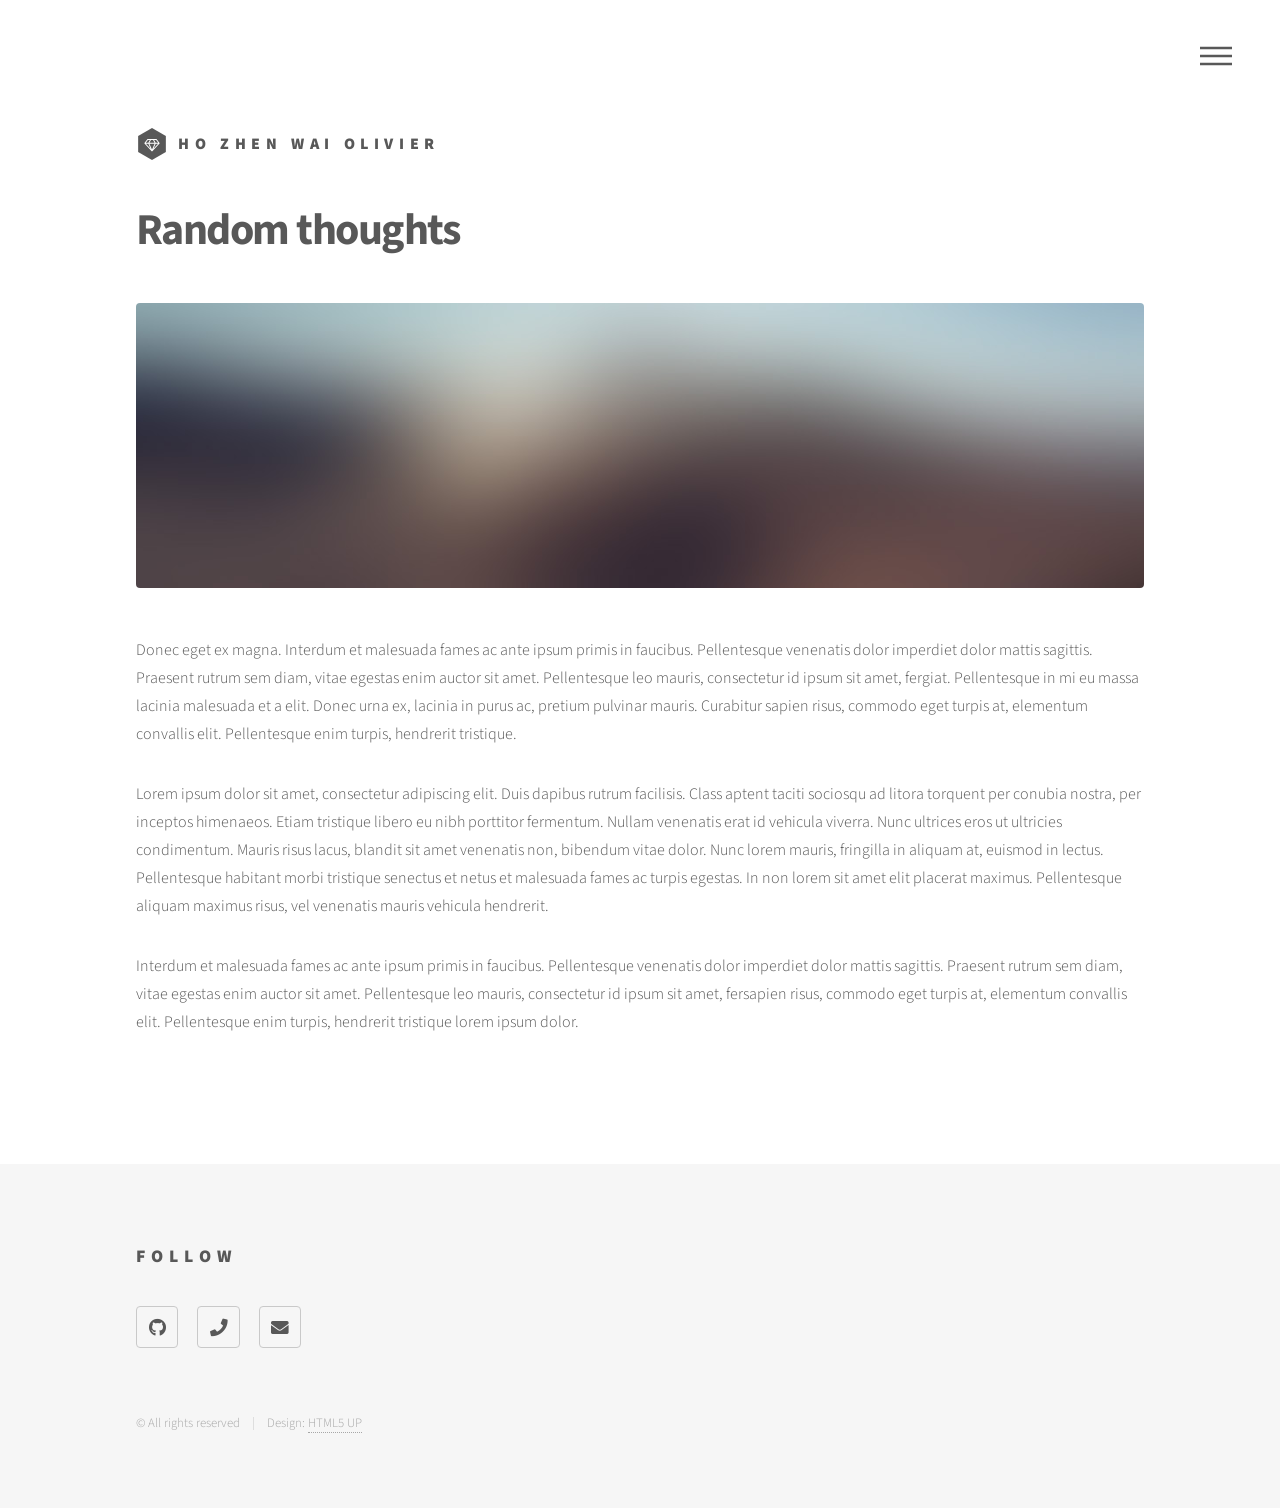
<file: thoughts.html>
<!DOCTYPE HTML>
<!--
	Phantom by HTML5 UP
	html5up.net | @ajlkn
	Free for personal and commercial use under the CCA 3.0 license (html5up.net/license)
-->
<html>
	<head>
		<title>Generic - Phantom by HTML5 UP</title>
		<meta charset="utf-8" />
		<meta name="viewport" content="width=device-width, initial-scale=1, user-scalable=no" />
		<link rel="stylesheet" href="assets/css/main.css" />
		<noscript><link rel="stylesheet" href="assets/css/noscript.css" /></noscript>
	</head>
	<body class="is-preload">
		<!-- Wrapper -->
			<div id="wrapper">

				<!-- Header -->
					<header id="header">
						<div class="inner">

							<!-- Logo -->
								<a href="index.html" class="logo">
									<span class="symbol"><img src="images/logo.svg" alt="" /></span><span class="title">HO Zhen Wai Olivier</span>
								</a>

							<!-- Nav -->
								<nav>
									<ul>
										<li><a href="#menu">Menu</a></li>
									</ul>
								</nav>

						</div>
					</header>

				<!-- Menu -->
				<nav id="menu">
					<h2>Menu</h2>
					<ul>
						<li><a href="index.html">About</a></li>
						<li><a href="cv_wa.html"> Curriculum Vitae </a></li>
						<li><a href="publications.html">Publications</a></li>
						<li><a href="projects.html">Projects</a></li>
						<li><a href="thoughts.html">Random thoughts</a></li>
						<li><a href="lectures.html">Lectures notes</a></li>
					</ul>
				</nav>

				<!-- Main -->
					<div id="main">
						<div class="inner">
							<h1>Random thoughts</h1>
							<span class="image main"><img src="images/pic13.jpg" alt="" /></span>
							<p>Donec eget ex magna. Interdum et malesuada fames ac ante ipsum primis in faucibus. Pellentesque venenatis dolor imperdiet dolor mattis sagittis. Praesent rutrum sem diam, vitae egestas enim auctor sit amet. Pellentesque leo mauris, consectetur id ipsum sit amet, fergiat. Pellentesque in mi eu massa lacinia malesuada et a elit. Donec urna ex, lacinia in purus ac, pretium pulvinar mauris. Curabitur sapien risus, commodo eget turpis at, elementum convallis elit. Pellentesque enim turpis, hendrerit tristique.</p>
							<p>Lorem ipsum dolor sit amet, consectetur adipiscing elit. Duis dapibus rutrum facilisis. Class aptent taciti sociosqu ad litora torquent per conubia nostra, per inceptos himenaeos. Etiam tristique libero eu nibh porttitor fermentum. Nullam venenatis erat id vehicula viverra. Nunc ultrices eros ut ultricies condimentum. Mauris risus lacus, blandit sit amet venenatis non, bibendum vitae dolor. Nunc lorem mauris, fringilla in aliquam at, euismod in lectus. Pellentesque habitant morbi tristique senectus et netus et malesuada fames ac turpis egestas. In non lorem sit amet elit placerat maximus. Pellentesque aliquam maximus risus, vel venenatis mauris vehicula hendrerit.</p>
							<p>Interdum et malesuada fames ac ante ipsum primis in faucibus. Pellentesque venenatis dolor imperdiet dolor mattis sagittis. Praesent rutrum sem diam, vitae egestas enim auctor sit amet. Pellentesque leo mauris, consectetur id ipsum sit amet, fersapien risus, commodo eget turpis at, elementum convallis elit. Pellentesque enim turpis, hendrerit tristique lorem ipsum dolor.</p>
						</div>
					</div>

				<!-- Footer -->
				<footer id="footer">
					<div class="inner">
	<!--					<section>
							<h2>Get in touch</h2>
							<form method="post" action="#">
								<div class="fields">
									<div class="field half">
										<input type="text" name="name" id="name" placeholder="Name" />
									</div>
									<div class="field half">
										<input type="email" name="email" id="email" placeholder="Email" />
									</div>
									<div class="field">
										<textarea name="message" id="message" placeholder="Message"></textarea>
									</div>
								</div>
								<ul class="actions">
									<li><input type="submit" value="Send" class="primary" /></li>
								</ul>
							</form>
						</section>
						Not sure it works on GitHub
					-->
						<section>
							<h2>Follow</h2>
							<ul class="icons">
								<!--<li><a href="#" class="icon brands style2 fa-twitter"><span class="label">Twitter</span></a></li>-->
								<!--<li><a href="#" class="icon brands style2 fa-facebook-f"><span class="label">Facebook</span></a></li>-->
								<!--<li><a href="#" class="icon brands style2 fa-instagram"><span class="label">Instagram</span></a></li>-->
								<!--<li><a href="#" class="icon brands style2 fa-dribbble"><span class="label">Dribbble</span></a></li>-->
								<li><a href="https://github.com/HOZHENWAI" class="icon brands style2 fa-github"><span class="label">GitHub</span></a></li>
								<!--<li><a href="#" class="icon brands style2 fa-500px"><span class="label">500px</span></a></li>-->
								<li><a href="tel:+33787084954" class="icon solid style2 fa-phone"><span class="label">Phone</span></a></li>
								<li><a href="mailto:hozhenwai@gmail.com"  class="icon solid style2 fa-envelope"><span class="label">Email</span></a></li>
							</ul>
						</section>
						<ul class="copyright">
							<li>&copy; All rights reserved</li><li>Design: <a href="http://html5up.net">HTML5 UP</a></li>
						</ul>
					</div>
				</footer>

			</div>

		<!-- Scripts -->
			<script src="assets/js/jquery.min.js"></script>
			<script src="assets/js/browser.min.js"></script>
			<script src="assets/js/breakpoints.min.js"></script>
			<script src="assets/js/util.js"></script>
			<script src="assets/js/main.js"></script>

	</body>
</html>
</file>
<file: assets/css/noscript.css>
/*
	Phantom by HTML5 UP
	html5up.net | @ajlkn
	Free for personal and commercial use under the CCA 3.0 license (html5up.net/license)
*/

/* Tiles */

	body.is-preload .tiles article {
		-moz-transform: none;
		-webkit-transform: none;
		-ms-transform: none;
		transform: none;
		opacity: 1;
	}
</file>
<file: assets/css/main.css>
@import url(fontawesome-all.min.css);
@import url("https://fonts.googleapis.com/css?family=Source+Sans+Pro:300,700,900");

/*
	Phantom by HTML5 UP
	html5up.net | @ajlkn
	Free for personal and commercial use under the CCA 3.0 license (html5up.net/license)
*/

html, body, div, span, applet, object,
iframe, h1, h2, h3, h4, h5, h6, p, blockquote,
pre, a, abbr, acronym, address, big, cite,
code, del, dfn, em, img, ins, kbd, q, s, samp,
small, strike, strong, sub, sup, tt, var, b,
u, i, center, dl, dt, dd, ol, ul, li, fieldset,
form, label, legend, table, caption, tbody,
tfoot, thead, tr, th, td, article, aside,
canvas, details, embed, figure, figcaption,
footer, header, hgroup, menu, nav, output, ruby,
section, summary, time, mark, audio, video {
	margin: 0;
	padding: 0;
	border: 0;
	font-size: 100%;
	font: inherit;
	vertical-align: baseline;}

article, aside, details, figcaption, figure,
footer, header, hgroup, menu, nav, section {
	display: block;}

body {
	line-height: 1;
}

ol, ul {
	list-style: none;
}

blockquote, q {
	quotes: none;
}

	blockquote:before, blockquote:after, q:before, q:after {
		content: '';
		content: none;
	}

table {
	border-collapse: collapse;
	border-spacing: 0;
}

body {
	-webkit-text-size-adjust: none;
}

mark {
	background-color: transparent;
	color: inherit;
}

input::-moz-focus-inner {
	border: 0;
	padding: 0;
}

input, select, textarea {
	-moz-appearance: none;
	-webkit-appearance: none;
	-ms-appearance: none;
	appearance: none;
}


/* Basic */

	@-ms-viewport {
		width: device-width;
	}

	body {
		-ms-overflow-style: scrollbar;
	}

	@media screen and (max-width: 480px) {

		html, body {
			min-width: 320px;
		}

	}

	html {
		box-sizing: border-box;
	}

	*, *:before, *:after {
		box-sizing: inherit;
	}

	body {
		background: #ffffff;
	}

		body.is-preload *, body.is-preload *:before, body.is-preload *:after {
			-moz-animation: none !important;
			-webkit-animation: none !important;
			-ms-animation: none !important;
			animation: none !important;
			-moz-transition: none !important;
			-webkit-transition: none !important;
			-ms-transition: none !important;
			transition: none !important;
		}

/* Type */

	body, input, select, textarea {
		color: #585858;
		font-family: "Source Sans Pro", Helvetica, sans-serif;
		font-size: 16pt;
		font-weight: 300;
		line-height: 1.75;
	}

		@media screen and (max-width: 1680px) {

			body, input, select, textarea {
				font-size: 14pt;
			}

		}

		@media screen and (max-width: 1280px) {

			body, input, select, textarea {
				font-size: 12pt;
			}

		}

	a {
		-moz-transition: border-bottom-color 0.2s ease, color 0.2s ease;
		-webkit-transition: border-bottom-color 0.2s ease, color 0.2s ease;
		-ms-transition: border-bottom-color 0.2s ease, color 0.2s ease;
		transition: border-bottom-color 0.2s ease, color 0.2s ease;
		text-decoration: none;
		color: #585858;
		border-bottom: dotted 1px rgba(88, 88, 88, 0.5);
	}

		a:hover {
			border-bottom-color: transparent;
			color: #f2849e !important;
		}

	strong, b {
		font-weight: 900;
	}

	em, i {
		font-style: italic;
	}

	p {
		margin: 0 0 2em 0;
	}

	h1 {
		font-size: 2.75em;
		font-weight: 700;
		line-height: 1.3;
		margin: 0 0 1em 0;
		letter-spacing: -0.035em;
	}

		h1 a {
			color: inherit;
		}

		@media screen and (max-width: 736px) {

			h1 {
				font-size: 2em;
				margin: 0 0 1em 0;
			}

		}

		@media screen and (max-width: 360px) {

			h1 {
				font-size: 1.75em;
			}

		}

	h2, h3, h4, h5, h6 {
		font-weight: 900;
		line-height: 1.5;
		margin: 0 0 2em 0;
		text-transform: uppercase;
		letter-spacing: 0.35em;
	}

		h2 a, h3 a, h4 a, h5 a, h6 a {
			color: inherit;
		}

	h2 {
		font-size: 1.1em;
	}

	h3 {
		font-size: 1em;
	}

	h4 {
		font-size: 0.8em;
	}

	h5 {
		font-size: 0.8em;
	}

	h6 {
		font-size: 0.8em;
	}

	@media screen and (max-width: 980px) {

		h1 br, h2 br, h3 br, h4 br, h5 br, h6 br {
			display: none;
		}

	}

	@media screen and (max-width: 736px) {

		h2 {
			font-size: 1em;
		}

		h3 {
			font-size: 0.8em;
		}

	}

	sub {
		font-size: 0.8em;
		position: relative;
		top: 0.5em;
	}

	sup {
		font-size: 0.8em;
		position: relative;
		top: -0.5em;
	}

	blockquote {
		border-left: solid 4px #c9c9c9;
		font-style: italic;
		margin: 0 0 2em 0;
		padding: 0.5em 0 0.5em 2em;
	}

	code {
		background: rgba(144, 144, 144, 0.075);
		border-radius: 4px;
		border: solid 1px #c9c9c9;
		font-family: "Courier New", monospace;
		font-size: 0.9em;
		margin: 0 0.25em;
		padding: 0.25em 0.65em;
	}

	pre {
		-webkit-overflow-scrolling: touch;
		font-family: "Courier New", monospace;
		font-size: 0.9em;
		margin: 0 0 2em 0;
	}

		pre code {
			display: block;
			line-height: 1.75;
			padding: 1em 1.5em;
			overflow-x: auto;
		}

	hr {
		border: 0;
		border-bottom: solid 1px #c9c9c9;
		margin: 2em 0;
	}

		hr.major {
			margin: 3em 0;
		}

	.align-left {
		text-align: left;
	}

	.align-center {
		text-align: center;
	}

	.align-right {
		text-align: right;
	}

/* Row */

	.row {
		display: flex;
		flex-wrap: wrap;
		box-sizing: border-box;
		align-items: stretch;
	}

		.row > * {
			box-sizing: border-box;
		}

		.row.gtr-uniform > * > :last-child {
			margin-bottom: 0;
		}

		.row.aln-left {
			justify-content: flex-start;
		}

		.row.aln-center {
			justify-content: center;
		}

		.row.aln-right {
			justify-content: flex-end;
		}

		.row.aln-top {
			align-items: flex-start;
		}

		.row.aln-middle {
			align-items: center;
		}

		.row.aln-bottom {
			align-items: flex-end;
		}

		.row > .imp {
			order: -1;
		}

		.row > .col-1 {
			width: 8.33333%;
		}

		.row > .off-1 {
			margin-left: 8.33333%;
		}

		.row > .col-2 {
			width: 16.66667%;
		}

		.row > .off-2 {
			margin-left: 16.66667%;
		}

		.row > .col-3 {
			width: 25%;
		}

		.row > .off-3 {
			margin-left: 25%;
		}

		.row > .col-4 {
			width: 33.33333%;
		}

		.row > .off-4 {
			margin-left: 33.33333%;
		}

		.row > .col-5 {
			width: 41.66667%;
		}

		.row > .off-5 {
			margin-left: 41.66667%;
		}

		.row > .col-6 {
			width: 50%;
		}

		.row > .off-6 {
			margin-left: 50%;
		}

		.row > .col-7 {
			width: 58.33333%;
		}

		.row > .off-7 {
			margin-left: 58.33333%;
		}

		.row > .col-8 {
			width: 66.66667%;
		}

		.row > .off-8 {
			margin-left: 66.66667%;
		}

		.row > .col-9 {
			width: 75%;
		}

		.row > .off-9 {
			margin-left: 75%;
		}

		.row > .col-10 {
			width: 83.33333%;
		}

		.row > .off-10 {
			margin-left: 83.33333%;
		}

		.row > .col-11 {
			width: 91.66667%;
		}

		.row > .off-11 {
			margin-left: 91.66667%;
		}

		.row > .col-12 {
			width: 100%;
		}

		.row > .off-12 {
			margin-left: 100%;
		}

		.row.gtr-0 {
			margin-top: 0;
			margin-left: 0em;
		}

			.row.gtr-0 > * {
				padding: 0 0 0 0em;
			}

			.row.gtr-0.gtr-uniform {
				margin-top: 0em;
			}

				.row.gtr-0.gtr-uniform > * {
					padding-top: 0em;
				}

		.row.gtr-25 {
			margin-top: 0;
			margin-left: -0.5em;
		}

			.row.gtr-25 > * {
				padding: 0 0 0 0.5em;
			}

			.row.gtr-25.gtr-uniform {
				margin-top: -0.5em;
			}

				.row.gtr-25.gtr-uniform > * {
					padding-top: 0.5em;
				}

		.row.gtr-50 {
			margin-top: 0;
			margin-left: -1em;
		}

			.row.gtr-50 > * {
				padding: 0 0 0 1em;
			}

			.row.gtr-50.gtr-uniform {
				margin-top: -1em;
			}

				.row.gtr-50.gtr-uniform > * {
					padding-top: 1em;
				}

		.row {
			margin-top: 0;
			margin-left: -2em;
		}

			.row > * {
				padding: 0 0 0 2em;
			}

			.row.gtr-uniform {
				margin-top: -2em;
			}

				.row.gtr-uniform > * {
					padding-top: 2em;
				}

		.row.gtr-150 {
			margin-top: 0;
			margin-left: -3em;
		}

			.row.gtr-150 > * {
				padding: 0 0 0 3em;
			}

			.row.gtr-150.gtr-uniform {
				margin-top: -3em;
			}

				.row.gtr-150.gtr-uniform > * {
					padding-top: 3em;
				}

		.row.gtr-200 {
			margin-top: 0;
			margin-left: -4em;
		}

			.row.gtr-200 > * {
				padding: 0 0 0 4em;
			}

			.row.gtr-200.gtr-uniform {
				margin-top: -4em;
			}

				.row.gtr-200.gtr-uniform > * {
					padding-top: 4em;
				}

		@media screen and (max-width: 1680px) {

			.row {
				display: flex;
				flex-wrap: wrap;
				box-sizing: border-box;
				align-items: stretch;
			}

				.row > * {
					box-sizing: border-box;
				}

				.row.gtr-uniform > * > :last-child {
					margin-bottom: 0;
				}

				.row.aln-left {
					justify-content: flex-start;
				}

				.row.aln-center {
					justify-content: center;
				}

				.row.aln-right {
					justify-content: flex-end;
				}

				.row.aln-top {
					align-items: flex-start;
				}

				.row.aln-middle {
					align-items: center;
				}

				.row.aln-bottom {
					align-items: flex-end;
				}

				.row > .imp-xlarge {
					order: -1;
				}

				.row > .col-1-xlarge {
					width: 8.33333%;
				}

				.row > .off-1-xlarge {
					margin-left: 8.33333%;
				}

				.row > .col-2-xlarge {
					width: 16.66667%;
				}

				.row > .off-2-xlarge {
					margin-left: 16.66667%;
				}

				.row > .col-3-xlarge {
					width: 25%;
				}

				.row > .off-3-xlarge {
					margin-left: 25%;
				}

				.row > .col-4-xlarge {
					width: 33.33333%;
				}

				.row > .off-4-xlarge {
					margin-left: 33.33333%;
				}

				.row > .col-5-xlarge {
					width: 41.66667%;
				}

				.row > .off-5-xlarge {
					margin-left: 41.66667%;
				}

				.row > .col-6-xlarge {
					width: 50%;
				}

				.row > .off-6-xlarge {
					margin-left: 50%;
				}

				.row > .col-7-xlarge {
					width: 58.33333%;
				}

				.row > .off-7-xlarge {
					margin-left: 58.33333%;
				}

				.row > .col-8-xlarge {
					width: 66.66667%;
				}

				.row > .off-8-xlarge {
					margin-left: 66.66667%;
				}

				.row > .col-9-xlarge {
					width: 75%;
				}

				.row > .off-9-xlarge {
					margin-left: 75%;
				}

				.row > .col-10-xlarge {
					width: 83.33333%;
				}

				.row > .off-10-xlarge {
					margin-left: 83.33333%;
				}

				.row > .col-11-xlarge {
					width: 91.66667%;
				}

				.row > .off-11-xlarge {
					margin-left: 91.66667%;
				}

				.row > .col-12-xlarge {
					width: 100%;
				}

				.row > .off-12-xlarge {
					margin-left: 100%;
				}

				.row.gtr-0 {
					margin-top: 0;
					margin-left: 0em;
				}

					.row.gtr-0 > * {
						padding: 0 0 0 0em;
					}

					.row.gtr-0.gtr-uniform {
						margin-top: 0em;
					}

						.row.gtr-0.gtr-uniform > * {
							padding-top: 0em;
						}

				.row.gtr-25 {
					margin-top: 0;
					margin-left: -0.5em;
				}

					.row.gtr-25 > * {
						padding: 0 0 0 0.5em;
					}

					.row.gtr-25.gtr-uniform {
						margin-top: -0.5em;
					}

						.row.gtr-25.gtr-uniform > * {
							padding-top: 0.5em;
						}

				.row.gtr-50 {
					margin-top: 0;
					margin-left: -1em;
				}

					.row.gtr-50 > * {
						padding: 0 0 0 1em;
					}

					.row.gtr-50.gtr-uniform {
						margin-top: -1em;
					}

						.row.gtr-50.gtr-uniform > * {
							padding-top: 1em;
						}

				.row {
					margin-top: 0;
					margin-left: -2em;
				}

					.row > * {
						padding: 0 0 0 2em;
					}

					.row.gtr-uniform {
						margin-top: -2em;
					}

						.row.gtr-uniform > * {
							padding-top: 2em;
						}

				.row.gtr-150 {
					margin-top: 0;
					margin-left: -3em;
				}

					.row.gtr-150 > * {
						padding: 0 0 0 3em;
					}

					.row.gtr-150.gtr-uniform {
						margin-top: -3em;
					}

						.row.gtr-150.gtr-uniform > * {
							padding-top: 3em;
						}

				.row.gtr-200 {
					margin-top: 0;
					margin-left: -4em;
				}

					.row.gtr-200 > * {
						padding: 0 0 0 4em;
					}

					.row.gtr-200.gtr-uniform {
						margin-top: -4em;
					}

						.row.gtr-200.gtr-uniform > * {
							padding-top: 4em;
						}

		}

		@media screen and (max-width: 1280px) {

			.row {
				display: flex;
				flex-wrap: wrap;
				box-sizing: border-box;
				align-items: stretch;
			}

				.row > * {
					box-sizing: border-box;
				}

				.row.gtr-uniform > * > :last-child {
					margin-bottom: 0;
				}

				.row.aln-left {
					justify-content: flex-start;
				}

				.row.aln-center {
					justify-content: center;
				}

				.row.aln-right {
					justify-content: flex-end;
				}

				.row.aln-top {
					align-items: flex-start;
				}

				.row.aln-middle {
					align-items: center;
				}

				.row.aln-bottom {
					align-items: flex-end;
				}

				.row > .imp-large {
					order: -1;
				}

				.row > .col-1-large {
					width: 8.33333%;
				}

				.row > .off-1-large {
					margin-left: 8.33333%;
				}

				.row > .col-2-large {
					width: 16.66667%;
				}

				.row > .off-2-large {
					margin-left: 16.66667%;
				}

				.row > .col-3-large {
					width: 25%;
				}

				.row > .off-3-large {
					margin-left: 25%;
				}

				.row > .col-4-large {
					width: 33.33333%;
				}

				.row > .off-4-large {
					margin-left: 33.33333%;
				}

				.row > .col-5-large {
					width: 41.66667%;
				}

				.row > .off-5-large {
					margin-left: 41.66667%;
				}

				.row > .col-6-large {
					width: 50%;
				}

				.row > .off-6-large {
					margin-left: 50%;
				}

				.row > .col-7-large {
					width: 58.33333%;
				}

				.row > .off-7-large {
					margin-left: 58.33333%;
				}

				.row > .col-8-large {
					width: 66.66667%;
				}

				.row > .off-8-large {
					margin-left: 66.66667%;
				}

				.row > .col-9-large {
					width: 75%;
				}

				.row > .off-9-large {
					margin-left: 75%;
				}

				.row > .col-10-large {
					width: 83.33333%;
				}

				.row > .off-10-large {
					margin-left: 83.33333%;
				}

				.row > .col-11-large {
					width: 91.66667%;
				}

				.row > .off-11-large {
					margin-left: 91.66667%;
				}

				.row > .col-12-large {
					width: 100%;
				}

				.row > .off-12-large {
					margin-left: 100%;
				}

				.row.gtr-0 {
					margin-top: 0;
					margin-left: 0em;
				}

					.row.gtr-0 > * {
						padding: 0 0 0 0em;
					}

					.row.gtr-0.gtr-uniform {
						margin-top: 0em;
					}

						.row.gtr-0.gtr-uniform > * {
							padding-top: 0em;
						}

				.row.gtr-25 {
					margin-top: 0;
					margin-left: -0.5em;
				}

					.row.gtr-25 > * {
						padding: 0 0 0 0.5em;
					}

					.row.gtr-25.gtr-uniform {
						margin-top: -0.5em;
					}

						.row.gtr-25.gtr-uniform > * {
							padding-top: 0.5em;
						}

				.row.gtr-50 {
					margin-top: 0;
					margin-left: -1em;
				}

					.row.gtr-50 > * {
						padding: 0 0 0 1em;
					}

					.row.gtr-50.gtr-uniform {
						margin-top: -1em;
					}

						.row.gtr-50.gtr-uniform > * {
							padding-top: 1em;
						}

				.row {
					margin-top: 0;
					margin-left: -2em;
				}

					.row > * {
						padding: 0 0 0 2em;
					}

					.row.gtr-uniform {
						margin-top: -2em;
					}

						.row.gtr-uniform > * {
							padding-top: 2em;
						}

				.row.gtr-150 {
					margin-top: 0;
					margin-left: -3em;
				}

					.row.gtr-150 > * {
						padding: 0 0 0 3em;
					}

					.row.gtr-150.gtr-uniform {
						margin-top: -3em;
					}

						.row.gtr-150.gtr-uniform > * {
							padding-top: 3em;
						}

				.row.gtr-200 {
					margin-top: 0;
					margin-left: -4em;
				}

					.row.gtr-200 > * {
						padding: 0 0 0 4em;
					}

					.row.gtr-200.gtr-uniform {
						margin-top: -4em;
					}

						.row.gtr-200.gtr-uniform > * {
							padding-top: 4em;
						}

		}

		@media screen and (max-width: 980px) {

			.row {
				display: flex;
				flex-wrap: wrap;
				box-sizing: border-box;
				align-items: stretch;
			}

				.row > * {
					box-sizing: border-box;
				}

				.row.gtr-uniform > * > :last-child {
					margin-bottom: 0;
				}

				.row.aln-left {
					justify-content: flex-start;
				}

				.row.aln-center {
					justify-content: center;
				}

				.row.aln-right {
					justify-content: flex-end;
				}

				.row.aln-top {
					align-items: flex-start;
				}

				.row.aln-middle {
					align-items: center;
				}

				.row.aln-bottom {
					align-items: flex-end;
				}

				.row > .imp-medium {
					order: -1;
				}

				.row > .col-1-medium {
					width: 8.33333%;
				}

				.row > .off-1-medium {
					margin-left: 8.33333%;
				}

				.row > .col-2-medium {
					width: 16.66667%;
				}

				.row > .off-2-medium {
					margin-left: 16.66667%;
				}

				.row > .col-3-medium {
					width: 25%;
				}

				.row > .off-3-medium {
					margin-left: 25%;
				}

				.row > .col-4-medium {
					width: 33.33333%;
				}

				.row > .off-4-medium {
					margin-left: 33.33333%;
				}

				.row > .col-5-medium {
					width: 41.66667%;
				}

				.row > .off-5-medium {
					margin-left: 41.66667%;
				}

				.row > .col-6-medium {
					width: 50%;
				}

				.row > .off-6-medium {
					margin-left: 50%;
				}

				.row > .col-7-medium {
					width: 58.33333%;
				}

				.row > .off-7-medium {
					margin-left: 58.33333%;
				}

				.row > .col-8-medium {
					width: 66.66667%;
				}

				.row > .off-8-medium {
					margin-left: 66.66667%;
				}

				.row > .col-9-medium {
					width: 75%;
				}

				.row > .off-9-medium {
					margin-left: 75%;
				}

				.row > .col-10-medium {
					width: 83.33333%;
				}

				.row > .off-10-medium {
					margin-left: 83.33333%;
				}

				.row > .col-11-medium {
					width: 91.66667%;
				}

				.row > .off-11-medium {
					margin-left: 91.66667%;
				}

				.row > .col-12-medium {
					width: 100%;
				}

				.row > .off-12-medium {
					margin-left: 100%;
				}

				.row.gtr-0 {
					margin-top: 0;
					margin-left: 0em;
				}

					.row.gtr-0 > * {
						padding: 0 0 0 0em;
					}

					.row.gtr-0.gtr-uniform {
						margin-top: 0em;
					}

						.row.gtr-0.gtr-uniform > * {
							padding-top: 0em;
						}

				.row.gtr-25 {
					margin-top: 0;
					margin-left: -0.375em;
				}

					.row.gtr-25 > * {
						padding: 0 0 0 0.375em;
					}

					.row.gtr-25.gtr-uniform {
						margin-top: -0.375em;
					}

						.row.gtr-25.gtr-uniform > * {
							padding-top: 0.375em;
						}

				.row.gtr-50 {
					margin-top: 0;
					margin-left: -0.75em;
				}

					.row.gtr-50 > * {
						padding: 0 0 0 0.75em;
					}

					.row.gtr-50.gtr-uniform {
						margin-top: -0.75em;
					}

						.row.gtr-50.gtr-uniform > * {
							padding-top: 0.75em;
						}

				.row {
					margin-top: 0;
					margin-left: -1.5em;
				}

					.row > * {
						padding: 0 0 0 1.5em;
					}

					.row.gtr-uniform {
						margin-top: -1.5em;
					}

						.row.gtr-uniform > * {
							padding-top: 1.5em;
						}

				.row.gtr-150 {
					margin-top: 0;
					margin-left: -2.25em;
				}

					.row.gtr-150 > * {
						padding: 0 0 0 2.25em;
					}

					.row.gtr-150.gtr-uniform {
						margin-top: -2.25em;
					}

						.row.gtr-150.gtr-uniform > * {
							padding-top: 2.25em;
						}

				.row.gtr-200 {
					margin-top: 0;
					margin-left: -3em;
				}

					.row.gtr-200 > * {
						padding: 0 0 0 3em;
					}

					.row.gtr-200.gtr-uniform {
						margin-top: -3em;
					}

						.row.gtr-200.gtr-uniform > * {
							padding-top: 3em;
						}

		}

		@media screen and (max-width: 736px) {

			.row {
				display: flex;
				flex-wrap: wrap;
				box-sizing: border-box;
				align-items: stretch;
			}

				.row > * {
					box-sizing: border-box;
				}

				.row.gtr-uniform > * > :last-child {
					margin-bottom: 0;
				}

				.row.aln-left {
					justify-content: flex-start;
				}

				.row.aln-center {
					justify-content: center;
				}

				.row.aln-right {
					justify-content: flex-end;
				}

				.row.aln-top {
					align-items: flex-start;
				}

				.row.aln-middle {
					align-items: center;
				}

				.row.aln-bottom {
					align-items: flex-end;
				}

				.row > .imp-small {
					order: -1;
				}

				.row > .col-1-small {
					width: 8.33333%;
				}

				.row > .off-1-small {
					margin-left: 8.33333%;
				}

				.row > .col-2-small {
					width: 16.66667%;
				}

				.row > .off-2-small {
					margin-left: 16.66667%;
				}

				.row > .col-3-small {
					width: 25%;
				}

				.row > .off-3-small {
					margin-left: 25%;
				}

				.row > .col-4-small {
					width: 33.33333%;
				}

				.row > .off-4-small {
					margin-left: 33.33333%;
				}

				.row > .col-5-small {
					width: 41.66667%;
				}

				.row > .off-5-small {
					margin-left: 41.66667%;
				}

				.row > .col-6-small {
					width: 50%;
				}

				.row > .off-6-small {
					margin-left: 50%;
				}

				.row > .col-7-small {
					width: 58.33333%;
				}

				.row > .off-7-small {
					margin-left: 58.33333%;
				}

				.row > .col-8-small {
					width: 66.66667%;
				}

				.row > .off-8-small {
					margin-left: 66.66667%;
				}

				.row > .col-9-small {
					width: 75%;
				}

				.row > .off-9-small {
					margin-left: 75%;
				}

				.row > .col-10-small {
					width: 83.33333%;
				}

				.row > .off-10-small {
					margin-left: 83.33333%;
				}

				.row > .col-11-small {
					width: 91.66667%;
				}

				.row > .off-11-small {
					margin-left: 91.66667%;
				}

				.row > .col-12-small {
					width: 100%;
				}

				.row > .off-12-small {
					margin-left: 100%;
				}

				.row.gtr-0 {
					margin-top: 0;
					margin-left: 0em;
				}

					.row.gtr-0 > * {
						padding: 0 0 0 0em;
					}

					.row.gtr-0.gtr-uniform {
						margin-top: 0em;
					}

						.row.gtr-0.gtr-uniform > * {
							padding-top: 0em;
						}

				.row.gtr-25 {
					margin-top: 0;
					margin-left: -0.25em;
				}

					.row.gtr-25 > * {
						padding: 0 0 0 0.25em;
					}

					.row.gtr-25.gtr-uniform {
						margin-top: -0.25em;
					}

						.row.gtr-25.gtr-uniform > * {
							padding-top: 0.25em;
						}

				.row.gtr-50 {
					margin-top: 0;
					margin-left: -0.5em;
				}

					.row.gtr-50 > * {
						padding: 0 0 0 0.5em;
					}

					.row.gtr-50.gtr-uniform {
						margin-top: -0.5em;
					}

						.row.gtr-50.gtr-uniform > * {
							padding-top: 0.5em;
						}

				.row {
					margin-top: 0;
					margin-left: -1em;
				}

					.row > * {
						padding: 0 0 0 1em;
					}

					.row.gtr-uniform {
						margin-top: -1em;
					}

						.row.gtr-uniform > * {
							padding-top: 1em;
						}

				.row.gtr-150 {
					margin-top: 0;
					margin-left: -1.5em;
				}

					.row.gtr-150 > * {
						padding: 0 0 0 1.5em;
					}

					.row.gtr-150.gtr-uniform {
						margin-top: -1.5em;
					}

						.row.gtr-150.gtr-uniform > * {
							padding-top: 1.5em;
						}

				.row.gtr-200 {
					margin-top: 0;
					margin-left: -2em;
				}

					.row.gtr-200 > * {
						padding: 0 0 0 2em;
					}

					.row.gtr-200.gtr-uniform {
						margin-top: -2em;
					}

						.row.gtr-200.gtr-uniform > * {
							padding-top: 2em;
						}

		}

		@media screen and (max-width: 480px) {

			.row {
				display: flex;
				flex-wrap: wrap;
				box-sizing: border-box;
				align-items: stretch;
			}

				.row > * {
					box-sizing: border-box;
				}

				.row.gtr-uniform > * > :last-child {
					margin-bottom: 0;
				}

				.row.aln-left {
					justify-content: flex-start;
				}

				.row.aln-center {
					justify-content: center;
				}

				.row.aln-right {
					justify-content: flex-end;
				}

				.row.aln-top {
					align-items: flex-start;
				}

				.row.aln-middle {
					align-items: center;
				}

				.row.aln-bottom {
					align-items: flex-end;
				}

				.row > .imp-xsmall {
					order: -1;
				}

				.row > .col-1-xsmall {
					width: 8.33333%;
				}

				.row > .off-1-xsmall {
					margin-left: 8.33333%;
				}

				.row > .col-2-xsmall {
					width: 16.66667%;
				}

				.row > .off-2-xsmall {
					margin-left: 16.66667%;
				}

				.row > .col-3-xsmall {
					width: 25%;
				}

				.row > .off-3-xsmall {
					margin-left: 25%;
				}

				.row > .col-4-xsmall {
					width: 33.33333%;
				}

				.row > .off-4-xsmall {
					margin-left: 33.33333%;
				}

				.row > .col-5-xsmall {
					width: 41.66667%;
				}

				.row > .off-5-xsmall {
					margin-left: 41.66667%;
				}

				.row > .col-6-xsmall {
					width: 50%;
				}

				.row > .off-6-xsmall {
					margin-left: 50%;
				}

				.row > .col-7-xsmall {
					width: 58.33333%;
				}

				.row > .off-7-xsmall {
					margin-left: 58.33333%;
				}

				.row > .col-8-xsmall {
					width: 66.66667%;
				}

				.row > .off-8-xsmall {
					margin-left: 66.66667%;
				}

				.row > .col-9-xsmall {
					width: 75%;
				}

				.row > .off-9-xsmall {
					margin-left: 75%;
				}

				.row > .col-10-xsmall {
					width: 83.33333%;
				}

				.row > .off-10-xsmall {
					margin-left: 83.33333%;
				}

				.row > .col-11-xsmall {
					width: 91.66667%;
				}

				.row > .off-11-xsmall {
					margin-left: 91.66667%;
				}

				.row > .col-12-xsmall {
					width: 100%;
				}

				.row > .off-12-xsmall {
					margin-left: 100%;
				}

				.row.gtr-0 {
					margin-top: 0;
					margin-left: 0em;
				}

					.row.gtr-0 > * {
						padding: 0 0 0 0em;
					}

					.row.gtr-0.gtr-uniform {
						margin-top: 0em;
					}

						.row.gtr-0.gtr-uniform > * {
							padding-top: 0em;
						}

				.row.gtr-25 {
					margin-top: 0;
					margin-left: -0.25em;
				}

					.row.gtr-25 > * {
						padding: 0 0 0 0.25em;
					}

					.row.gtr-25.gtr-uniform {
						margin-top: -0.25em;
					}

						.row.gtr-25.gtr-uniform > * {
							padding-top: 0.25em;
						}

				.row.gtr-50 {
					margin-top: 0;
					margin-left: -0.5em;
				}

					.row.gtr-50 > * {
						padding: 0 0 0 0.5em;
					}

					.row.gtr-50.gtr-uniform {
						margin-top: -0.5em;
					}

						.row.gtr-50.gtr-uniform > * {
							padding-top: 0.5em;
						}

				.row {
					margin-top: 0;
					margin-left: -1em;
				}

					.row > * {
						padding: 0 0 0 1em;
					}

					.row.gtr-uniform {
						margin-top: -1em;
					}

						.row.gtr-uniform > * {
							padding-top: 1em;
						}

				.row.gtr-150 {
					margin-top: 0;
					margin-left: -1.5em;
				}

					.row.gtr-150 > * {
						padding: 0 0 0 1.5em;
					}

					.row.gtr-150.gtr-uniform {
						margin-top: -1.5em;
					}

						.row.gtr-150.gtr-uniform > * {
							padding-top: 1.5em;
						}

				.row.gtr-200 {
					margin-top: 0;
					margin-left: -2em;
				}

					.row.gtr-200 > * {
						padding: 0 0 0 2em;
					}

					.row.gtr-200.gtr-uniform {
						margin-top: -2em;
					}

						.row.gtr-200.gtr-uniform > * {
							padding-top: 2em;
						}

		}

/* Section/Article */

	section.special, article.special {
		text-align: center;
	}

	header p {
		margin-top: -1em;
	}

	@media screen and (max-width: 736px) {

		header p {
			margin-top: 0;
		}

	}

/* Icon */

	.icon {
		text-decoration: none;
		border-bottom: none;
		position: relative;
	}

		.icon:before {
			-moz-osx-font-smoothing: grayscale;
			-webkit-font-smoothing: antialiased;
			display: inline-block;
			font-style: normal;
			font-variant: normal;
			text-rendering: auto;
			line-height: 1;
			text-transform: none !important;
			font-family: 'Font Awesome 5 Free';
			font-weight: 400;
		}

		.icon > .label {
			display: none;
		}

		.icon:before {
			line-height: inherit;
		}

		.icon.solid:before {
			font-weight: 900;
		}

		.icon.brands:before {
			font-family: 'Font Awesome 5 Brands';
		}

		.icon.style2 {
			-moz-transition: background-color 0.2s ease-in-out, color 0.2s ease-in-out, border-color 0.2s ease-in-out;
			-webkit-transition: background-color 0.2s ease-in-out, color 0.2s ease-in-out, border-color 0.2s ease-in-out;
			-ms-transition: background-color 0.2s ease-in-out, color 0.2s ease-in-out, border-color 0.2s ease-in-out;
			transition: background-color 0.2s ease-in-out, color 0.2s ease-in-out, border-color 0.2s ease-in-out;
			background-color: transparent;
			border: solid 1px #c9c9c9;
			border-radius: 4px;
			width: 2.65em;
			height: 2.65em;
			display: inline-block;
			text-align: center;
			line-height: 2.65em;
			color: inherit;
		}

			.icon.style2:before {
				font-size: 1.1em;
			}

			.icon.style2:hover {
				color: #f2849e;
				border-color: #f2849e;
			}

			.icon.style2:active {
				background-color: rgba(242, 132, 158, 0.1);
			}

/* List */

	ol {
		list-style: decimal;
		margin: 0 0 2em 0;
		padding-left: 1.25em;
	}

		ol li {
			padding-left: 0.25em;
		}

	ul {
		list-style: disc;
		margin: 0 0 2em 0;
		padding-left: 1em;
	}

		ul li {
			padding-left: 0.5em;
		}

		ul.alt {
			list-style: none;
			padding-left: 0;
		}

			ul.alt li {
				border-top: solid 1px #c9c9c9;
				padding: 0.5em 0;
			}

				ul.alt li:first-child {
					border-top: 0;
					padding-top: 0;
				}

	dl {
		margin: 0 0 2em 0;
	}

		dl dt {
			display: block;
			font-weight: 900;
			margin: 0 0 1em 0;
		}

		dl dd {
			margin-left: 2em;
		}

/* Actions */

	ul.actions {
		display: -moz-flex;
		display: -webkit-flex;
		display: -ms-flex;
		display: flex;
		cursor: default;
		list-style: none;
		margin-left: -1em;
		padding-left: 0;
	}

		ul.actions li {
			padding: 0 0 0 1em;
			vertical-align: middle;
		}

		ul.actions.special {
			-moz-justify-content: center;
			-webkit-justify-content: center;
			-ms-justify-content: center;
			justify-content: center;
			width: 100%;
			margin-left: 0;
		}

			ul.actions.special li:first-child {
				padding-left: 0;
			}

		ul.actions.stacked {
			-moz-flex-direction: column;
			-webkit-flex-direction: column;
			-ms-flex-direction: column;
			flex-direction: column;
			margin-left: 0;
		}

			ul.actions.stacked li {
				padding: 1.3em 0 0 0;
			}

				ul.actions.stacked li:first-child {
					padding-top: 0;
				}

		ul.actions.fit {
			width: calc(100% + 1em);
		}

			ul.actions.fit li {
				-moz-flex-grow: 1;
				-webkit-flex-grow: 1;
				-ms-flex-grow: 1;
				flex-grow: 1;
				-moz-flex-shrink: 1;
				-webkit-flex-shrink: 1;
				-ms-flex-shrink: 1;
				flex-shrink: 1;
				width: 100%;
			}

				ul.actions.fit li > * {
					width: 100%;
				}

			ul.actions.fit.stacked {
				width: 100%;
			}

		@media screen and (max-width: 480px) {

			ul.actions:not(.fixed) {
				-moz-flex-direction: column;
				-webkit-flex-direction: column;
				-ms-flex-direction: column;
				flex-direction: column;
				margin-left: 0;
				width: 100% !important;
			}

				ul.actions:not(.fixed) li {
					-moz-flex-grow: 1;
					-webkit-flex-grow: 1;
					-ms-flex-grow: 1;
					flex-grow: 1;
					-moz-flex-shrink: 1;
					-webkit-flex-shrink: 1;
					-ms-flex-shrink: 1;
					flex-shrink: 1;
					padding: 1em 0 0 0;
					text-align: center;
					width: 100%;
				}

					ul.actions:not(.fixed) li > * {
						width: 100%;
					}

					ul.actions:not(.fixed) li:first-child {
						padding-top: 0;
					}

					ul.actions:not(.fixed) li input[type="submit"],
					ul.actions:not(.fixed) li input[type="reset"],
					ul.actions:not(.fixed) li input[type="button"],
					ul.actions:not(.fixed) li button,
					ul.actions:not(.fixed) li .button {
						width: 100%;
					}

						ul.actions:not(.fixed) li input[type="submit"].icon:before,
						ul.actions:not(.fixed) li input[type="reset"].icon:before,
						ul.actions:not(.fixed) li input[type="button"].icon:before,
						ul.actions:not(.fixed) li button.icon:before,
						ul.actions:not(.fixed) li .button.icon:before {
							margin-left: -0.5rem;
						}

		}

/* Icons */

	ul.icons {
		cursor: default;
		list-style: none;
		padding-left: 0;
		margin: -1em 0 2em -1em;
	}

		ul.icons li {
			display: inline-block;
			padding: 1em 0 0 1em;
		}

/* Form */

	form {
		margin: 0 0 2em 0;
		overflow-x: hidden;
	}

		form > :last-child {
			margin-bottom: 0;
		}

		form > .fields {
			display: -moz-flex;
			display: -webkit-flex;
			display: -ms-flex;
			display: flex;
			-moz-flex-wrap: wrap;
			-webkit-flex-wrap: wrap;
			-ms-flex-wrap: wrap;
			flex-wrap: wrap;
			width: calc(100% + 3em);
			margin: -1.5em 0 2em -1.5em;
		}

			form > .fields > .field {
				-moz-flex-grow: 0;
				-webkit-flex-grow: 0;
				-ms-flex-grow: 0;
				flex-grow: 0;
				-moz-flex-shrink: 0;
				-webkit-flex-shrink: 0;
				-ms-flex-shrink: 0;
				flex-shrink: 0;
				padding: 1.5em 0 0 1.5em;
				width: calc(100% - 1.5em);
			}

				form > .fields > .field.half {
					width: calc(50% - 0.75em);
				}

				form > .fields > .field.third {
					width: calc(100%/3 - 0.5em);
				}

				form > .fields > .field.quarter {
					width: calc(25% - 0.375em);
				}

		@media screen and (max-width: 480px) {

			form > .fields {
				width: calc(100% + 3em);
				margin: -1.5em 0 2em -1.5em;
			}

				form > .fields > .field {
					padding: 1.5em 0 0 1.5em;
					width: calc(100% - 1.5em);
				}

					form > .fields > .field.half {
						width: calc(100% - 1.5em);
					}

					form > .fields > .field.third {
						width: calc(100% - 1.5em);
					}

					form > .fields > .field.quarter {
						width: calc(100% - 1.5em);
					}

		}

	label {
		display: block;
		font-size: 0.9em;
		font-weight: 900;
		margin: 0 0 1em 0;
	}

	input[type="text"],
	input[type="password"],
	input[type="email"],
	input[type="tel"],
	select,
	textarea {
		-moz-appearance: none;
		-webkit-appearance: none;
		-ms-appearance: none;
		appearance: none;
		background-color: transparent;
		border: none;
		border-radius: 0;
		border-bottom: solid 1px #c9c9c9;
		color: inherit;
		display: block;
		outline: 0;
		padding: 0;
		text-decoration: none;
		width: 100%;
	}

		input[type="text"]:invalid,
		input[type="password"]:invalid,
		input[type="email"]:invalid,
		input[type="tel"]:invalid,
		select:invalid,
		textarea:invalid {
			box-shadow: none;
		}

		input[type="text"]:focus,
		input[type="password"]:focus,
		input[type="email"]:focus,
		input[type="tel"]:focus,
		select:focus,
		textarea:focus {
			border-bottom-color: #f2849e;
			box-shadow: inset 0 -1px 0 0 #f2849e;
		}

	select {
		background-image: url("data:image/svg+xml;charset=utf8,%3Csvg xmlns='http://www.w3.org/2000/svg' width='40' height='40' preserveAspectRatio='none' viewBox='0 0 40 40'%3E%3Cpath d='M9.4,12.3l10.4,10.4l10.4-10.4c0.2-0.2,0.5-0.4,0.9-0.4c0.3,0,0.6,0.1,0.9,0.4l3.3,3.3c0.2,0.2,0.4,0.5,0.4,0.9 c0,0.4-0.1,0.6-0.4,0.9L20.7,31.9c-0.2,0.2-0.5,0.4-0.9,0.4c-0.3,0-0.6-0.1-0.9-0.4L4.3,17.3c-0.2-0.2-0.4-0.5-0.4-0.9 c0-0.4,0.1-0.6,0.4-0.9l3.3-3.3c0.2-0.2,0.5-0.4,0.9-0.4S9.1,12.1,9.4,12.3z' fill='%23c9c9c9' /%3E%3C/svg%3E");
		background-size: 1.25rem;
		background-repeat: no-repeat;
		background-position: calc(100% - 1rem) center;
		height: 3em;
		padding-right: 3em;
		text-overflow: ellipsis;
	}

		select option {
			background: #ffffff;
		}

		select:focus::-ms-value {
			background-color: transparent;
		}

		select::-ms-expand {
			display: none;
		}

	input[type="text"],
	input[type="password"],
	input[type="email"],
	select {
		height: 3em;
	}

	textarea {
		padding: 0;
		min-height: 3.75em;
	}

	input[type="checkbox"],
	input[type="radio"] {
		-moz-appearance: none;
		-webkit-appearance: none;
		-ms-appearance: none;
		appearance: none;
		display: block;
		float: left;
		margin-right: -2em;
		opacity: 0;
		width: 1em;
		z-index: -1;
	}

		input[type="checkbox"] + label,
		input[type="radio"] + label {
			text-decoration: none;
			color: #585858;
			cursor: pointer;
			display: inline-block;
			font-size: 1em;
			font-weight: 300;
			padding-left: 2.55em;
			padding-right: 0.75em;
			position: relative;
		}

			input[type="checkbox"] + label:before,
			input[type="radio"] + label:before {
				-moz-osx-font-smoothing: grayscale;
				-webkit-font-smoothing: antialiased;
				display: inline-block;
				font-style: normal;
				font-variant: normal;
				text-rendering: auto;
				line-height: 1;
				text-transform: none !important;
				font-family: 'Font Awesome 5 Free';
				font-weight: 900;
			}

			input[type="checkbox"] + label:before,
			input[type="radio"] + label:before {
				border-radius: 4px;
				border: solid 1px #c9c9c9;
				content: '';
				display: inline-block;
				font-size: 0.8em;
				height: 2.25em;
				left: 0;
				line-height: 2.25em;
				position: absolute;
				text-align: center;
				top: 0;
				width: 2.25em;
			}

		input[type="checkbox"]:checked + label:before,
		input[type="radio"]:checked + label:before {
			background: #585858;
			border-color: #585858;
			color: #ffffff;
			content: '\f00c';
		}

		input[type="checkbox"]:focus + label:before,
		input[type="radio"]:focus + label:before {
			border-color: #f2849e;
			box-shadow: 0 0 0 1px #f2849e;
		}

	input[type="checkbox"] + label:before {
		border-radius: 4px;
	}

	input[type="radio"] + label:before {
		border-radius: 100%;
	}

/* Box */

	.box {
		border-radius: 4px;
		border: solid 1px #c9c9c9;
		margin-bottom: 2em;
		padding: 1.5em;
	}

		.box > :last-child,
		.box > :last-child > :last-child,
		.box > :last-child > :last-child > :last-child {
			margin-bottom: 0;
		}

		.box.alt {
			border: 0;
			border-radius: 0;
			padding: 0;
		}

/* Image */

	.image {
		border-radius: 4px;
		border: 0;
		display: inline-block;
		position: relative;
	}

		.image img {
			border-radius: 4px;
			display: block;
		}

		.image.left, .image.right {
			max-width: 40%;
		}

			.image.left img, .image.right img {
				width: 100%;
			}

		.image.left {
			float: left;
			padding: 0 1.5em 1em 0;
			top: 0.25em;
		}

		.image.right {
			float: right;
			padding: 0 0 1em 1.5em;
			top: 0.25em;
		}

		.image.fit {
			display: block;
			margin: 0 0 2em 0;
			width: 100%;
		}

			.image.fit img {
				width: 100%;
			}

		.image.main {
			display: block;
			margin: 0 0 3em 0;
			width: 100%;
		}

			.image.main img {
				width: 100%;
			}

			@media screen and (max-width: 736px) {

				.image.main {
					margin: 0 0 2em 0;
				}

			}

/* Table */

	.table-wrapper {
		-webkit-overflow-scrolling: touch;
		overflow-x: auto;
	}

	table {
		margin: 0 0 2em 0;
		width: 100%;
	}

		table tbody tr {
			border: solid 1px #c9c9c9;
			border-left: 0;
			border-right: 0;
		}

			table tbody tr:nth-child(2n + 1) {
				background-color: rgba(144, 144, 144, 0.075);
			}

		table td {
			padding: 0.75em 0.75em;
		}

		table th {
			font-size: 0.9em;
			font-weight: 900;
			padding: 0 0.75em 0.75em 0.75em;
			text-align: left;
		}

		table thead {
			border-bottom: solid 2px #c9c9c9;
		}

		table tfoot {
			border-top: solid 2px #c9c9c9;
		}

		table.alt {
			border-collapse: separate;
		}

			table.alt tbody tr td {
				border: solid 1px #c9c9c9;
				border-left-width: 0;
				border-top-width: 0;
			}

				table.alt tbody tr td:first-child {
					border-left-width: 1px;
				}

			table.alt tbody tr:first-child td {
				border-top-width: 1px;
			}

			table.alt thead {
				border-bottom: 0;
			}

			table.alt tfoot {
				border-top: 0;
			}

/* Button */

	input[type="submit"],
	input[type="reset"],
	input[type="button"],
	button,
	.button {
		-moz-appearance: none;
		-webkit-appearance: none;
		-ms-appearance: none;
		appearance: none;
		-moz-transition: background-color 0.2s ease-in-out, color 0.2s ease-in-out, box-shadow 0.2s ease-in-out;
		-webkit-transition: background-color 0.2s ease-in-out, color 0.2s ease-in-out, box-shadow 0.2s ease-in-out;
		-ms-transition: background-color 0.2s ease-in-out, color 0.2s ease-in-out, box-shadow 0.2s ease-in-out;
		transition: background-color 0.2s ease-in-out, color 0.2s ease-in-out, box-shadow 0.2s ease-in-out;
		background-color: transparent;
		border-radius: 4px;
		border: 0;
		box-shadow: inset 0 0 0 2px #585858;
		color: #585858 !important;
		cursor: pointer;
		display: inline-block;
		font-size: 0.8em;
		font-weight: 900;
		height: 3.5em;
		letter-spacing: 0.35em;
		line-height: 3.45em;
		overflow: hidden;
		padding: 0 1.25em 0 1.6em;
		text-align: center;
		text-decoration: none;
		text-overflow: ellipsis;
		text-transform: uppercase;
		white-space: nowrap;
	}

		input[type="submit"].icon:before,
		input[type="reset"].icon:before,
		input[type="button"].icon:before,
		button.icon:before,
		.button.icon:before {
			margin-right: 0.5em;
		}

		input[type="submit"].fit,
		input[type="reset"].fit,
		input[type="button"].fit,
		button.fit,
		.button.fit {
			width: 100%;
		}

		input[type="submit"]:hover,
		input[type="reset"]:hover,
		input[type="button"]:hover,
		button:hover,
		.button:hover {
			color: #f2849e !important;
			box-shadow: inset 0 0 0 2px #f2849e;
		}

		input[type="submit"]:active,
		input[type="reset"]:active,
		input[type="button"]:active,
		button:active,
		.button:active {
			background-color: rgba(242, 132, 158, 0.1);
		}

		input[type="submit"].small,
		input[type="reset"].small,
		input[type="button"].small,
		button.small,
		.button.small {
			font-size: 0.6em;
		}

		input[type="submit"].large,
		input[type="reset"].large,
		input[type="button"].large,
		button.large,
		.button.large {
			font-size: 1em;
		}

		input[type="submit"].primary,
		input[type="reset"].primary,
		input[type="button"].primary,
		button.primary,
		.button.primary {
			box-shadow: none;
			background-color: #585858;
			color: #ffffff !important;
		}

			input[type="submit"].primary:hover,
			input[type="reset"].primary:hover,
			input[type="button"].primary:hover,
			button.primary:hover,
			.button.primary:hover {
				background-color: #f2849e;
			}

			input[type="submit"].primary:active,
			input[type="reset"].primary:active,
			input[type="button"].primary:active,
			button.primary:active,
			.button.primary:active {
				background-color: #ee5f81;
			}

		input[type="submit"].disabled, input[type="submit"]:disabled,
		input[type="reset"].disabled,
		input[type="reset"]:disabled,
		input[type="button"].disabled,
		input[type="button"]:disabled,
		button.disabled,
		button:disabled,
		.button.disabled,
		.button:disabled {
			pointer-events: none;
			opacity: 0.25;
		}

/* Tiles */

	.tiles {
		display: -moz-flex;
		display: -webkit-flex;
		display: -ms-flex;
		display: flex;
		-moz-flex-wrap: wrap;
		-webkit-flex-wrap: wrap;
		-ms-flex-wrap: wrap;
		flex-wrap: wrap;
		postiion: relative;
		margin: -2.5em 0 0 -2.5em;
	}

		.tiles article {
			-moz-transition: -moz-transform 0.5s ease, opacity 0.5s ease;
			-webkit-transition: -webkit-transform 0.5s ease, opacity 0.5s ease;
			-ms-transition: -ms-transform 0.5s ease, opacity 0.5s ease;
			transition: transform 0.5s ease, opacity 0.5s ease;
			position: relative;
			width: calc(33.33333% - 2.5em);
			margin: 2.5em 0 0 2.5em;
		}

			.tiles article > .image {
				-moz-transition: -moz-transform 0.5s ease;
				-webkit-transition: -webkit-transform 0.5s ease;
				-ms-transition: -ms-transform 0.5s ease;
				transition: transform 0.5s ease;
				position: relative;
				display: block;
				width: 100%;
				border-radius: 4px;
				overflow: hidden;
			}

				.tiles article > .image img {
					display: block;
					width: 100%;
				}

				.tiles article > .image:before {
					pointer-events: none;
					-moz-transition: background-color 0.5s ease, opacity 0.5s ease;
					-webkit-transition: background-color 0.5s ease, opacity 0.5s ease;
					-ms-transition: background-color 0.5s ease, opacity 0.5s ease;
					transition: background-color 0.5s ease, opacity 0.5s ease;
					content: '';
					display: block;
					position: absolute;
					top: 0;
					left: 0;
					width: 100%;
					height: 100%;
					opacity: 1.0;
					z-index: 1;
					opacity: 0.8;
				}

				.tiles article > .image:after {
					pointer-events: none;
					-moz-transition: opacity 0.5s ease;
					-webkit-transition: opacity 0.5s ease;
					-ms-transition: opacity 0.5s ease;
					transition: opacity 0.5s ease;
					content: '';
					display: block;
					position: absolute;
					top: 0;
					left: 0;
					width: 100%;
					height: 100%;
					background-image: url("data:image/svg+xml;charset=utf8,%3Csvg xmlns='http://www.w3.org/2000/svg' width='100' height='100' viewBox='0 0 100 100' preserveAspectRatio='none'%3E%3Cstyle%3Eline %7B stroke-width: 0.25px%3B stroke: %23ffffff%3B %7D%3C/style%3E%3Cline x1='0' y1='0' x2='100' y2='100' /%3E%3Cline x1='100' y1='0' x2='0' y2='100' /%3E%3C/svg%3E");
					background-position: center;
					background-repeat: no-repeat;
					background-size: 100% 100%;
					opacity: 0.25;
					z-index: 2;
				}

			.tiles article > a {
				display: -moz-flex;
				display: -webkit-flex;
				display: -ms-flex;
				display: flex;
				-moz-flex-direction: column;
				-webkit-flex-direction: column;
				-ms-flex-direction: column;
				flex-direction: column;
				-moz-align-items: center;
				-webkit-align-items: center;
				-ms-align-items: center;
				align-items: center;
				-moz-justify-content: center;
				-webkit-justify-content: center;
				-ms-justify-content: center;
				justify-content: center;
				-moz-transition: background-color 0.5s ease, -moz-transform 0.5s ease;
				-webkit-transition: background-color 0.5s ease, -webkit-transform 0.5s ease;
				-ms-transition: background-color 0.5s ease, -ms-transform 0.5s ease;
				transition: background-color 0.5s ease, transform 0.5s ease;
				position: absolute;
				top: 0;
				left: 0;
				width: 100%;
				height: 100%;
				padding: 1em;
				border-radius: 4px;
				border-bottom: 0;
				color: #ffffff;
				text-align: center;
				text-decoration: none;
				z-index: 3;
			}

				.tiles article > a > :last-child {
					margin: 0;
				}

				.tiles article > a:hover {
					color: #ffffff !important;
				}

				.tiles article > a h2 {
					margin: 0;
				}

				.tiles article > a .content {
					-moz-transition: max-height 0.5s ease, opacity 0.5s ease;
					-webkit-transition: max-height 0.5s ease, opacity 0.5s ease;
					-ms-transition: max-height 0.5s ease, opacity 0.5s ease;
					transition: max-height 0.5s ease, opacity 0.5s ease;
					width: 100%;
					max-height: 0;
					line-height: 1.5;
					margin-top: 0.35em;
					opacity: 0;
				}

					.tiles article > a .content > :last-child {
						margin-bottom: 0;
					}

			.tiles article.style1 > .image:before {
				background-color: #f2849e;
			}

			.tiles article.style2 > .image:before {
				background-color: #7ecaf6;
			}

			.tiles article.style3 > .image:before {
				background-color: #7bd0c1;
			}

			.tiles article.style4 > .image:before {
				background-color: #c75b9b;
			}

			.tiles article.style5 > .image:before {
				background-color: #ae85ca;
			}

			.tiles article.style6 > .image:before {
				background-color: #8499e7;
			}

			body:not(.is-touch) .tiles article:hover > .image {
				-moz-transform: scale(1.1);
				-webkit-transform: scale(1.1);
				-ms-transform: scale(1.1);
				transform: scale(1.1);
			}

				body:not(.is-touch) .tiles article:hover > .image:before {
					background-color: #333333;
					opacity: 0.35;
				}

				body:not(.is-touch) .tiles article:hover > .image:after {
					opacity: 0;
				}

			body:not(.is-touch) .tiles article:hover .content {
				max-height: 15em;
				opacity: 1;
			}

		* + .tiles {
			margin-top: 2em;
		}

		body.is-preload .tiles article {
			-moz-transform: scale(0.9);
			-webkit-transform: scale(0.9);
			-ms-transform: scale(0.9);
			transform: scale(0.9);
			opacity: 0;
		}

		body.is-touch .tiles article .content {
			max-height: 15em;
			opacity: 1;
		}

		@media screen and (max-width: 1280px) {

			.tiles {
				margin: -1.25em 0 0 -1.25em;
			}

				.tiles article {
					width: calc(33.33333% - 1.25em);
					margin: 1.25em 0 0 1.25em;
				}

		}

		@media screen and (max-width: 980px) {

			.tiles {
				margin: -2.5em 0 0 -2.5em;
			}

				.tiles article {
					width: calc(50% - 2.5em);
					margin: 2.5em 0 0 2.5em;
				}

		}

		@media screen and (max-width: 736px) {

			.tiles {
				margin: -1.25em 0 0 -1.25em;
			}

				.tiles article {
					width: calc(50% - 1.25em);
					margin: 1.25em 0 0 1.25em;
				}

					.tiles article:hover > .image {
						-moz-transform: scale(1.0);
						-webkit-transform: scale(1.0);
						-ms-transform: scale(1.0);
						transform: scale(1.0);
					}

		}

		@media screen and (max-width: 480px) {

			.tiles {
				margin: 0;
			}

				.tiles article {
					width: 100%;
					margin: 1.25em 0 0 0;
				}

		}

/* Header */

	#header {
		padding: 8em 0 0.1em 0 ;
	}

		#header .logo {
			display: block;
			border-bottom: 0;
			color: inherit;
			font-weight: 900;
			letter-spacing: 0.35em;
			margin: 0 0 2.5em 0;
			text-decoration: none;
			text-transform: uppercase;
			display: inline-block;
		}

			#header .logo > * {
				display: inline-block;
				vertical-align: middle;
			}

			#header .logo .symbol {
				margin-right: 0.65em;
			}

				#header .logo .symbol img {
					display: block;
					width: 2em;
					height: 2em;
				}

		#header nav {
			position: fixed;
			right: 2em;
			top: 2em;
			z-index: 10000;
		}

			#header nav ul {
				display: -moz-flex;
				display: -webkit-flex;
				display: -ms-flex;
				display: flex;
				-moz-align-items: center;
				-webkit-align-items: center;
				-ms-align-items: center;
				align-items: center;
				list-style: none;
				margin: 0;
				padding: 0;
			}

				#header nav ul li {
					display: block;
					padding: 0;
				}

					#header nav ul li a {
						display: block;
						position: relative;
						height: 3em;
						line-height: 3em;
						padding: 0 1.5em;
						background-color: rgba(255, 255, 255, 0.5);
						border-radius: 4px;
						border: 0;
						font-size: 0.8em;
						font-weight: 900;
						letter-spacing: 0.35em;
						text-transform: uppercase;
					}

					#header nav ul li a[href="#menu"] {
						-webkit-tap-highlight-color: transparent;
						width: 4em;
						text-indent: 4em;
						font-size: 1em;
						overflow: hidden;
						padding: 0;
						white-space: nowrap;
					}

						#header nav ul li a[href="#menu"]:before, #header nav ul li a[href="#menu"]:after {
							-moz-transition: opacity 0.2s ease;
							-webkit-transition: opacity 0.2s ease;
							-ms-transition: opacity 0.2s ease;
							transition: opacity 0.2s ease;
							content: '';
							display: block;
							position: absolute;
							top: 0;
							left: 0;
							width: 100%;
							height: 100%;
							background-position: center;
							background-repeat: no-repeat;
							background-size: 2em 2em;
						}

						#header nav ul li a[href="#menu"]:before {
							background-image: url("data:image/svg+xml;charset=utf8,%3Csvg xmlns='http://www.w3.org/2000/svg' width='100' height='100' viewBox='0 0 100 100' preserveAspectRatio='none'%3E%3Cstyle%3Eline %7B stroke-width: 8px%3B stroke: %23f2849e%3B %7D%3C/style%3E%3Cline x1='0' y1='25' x2='100' y2='25' /%3E%3Cline x1='0' y1='50' x2='100' y2='50' /%3E%3Cline x1='0' y1='75' x2='100' y2='75' /%3E%3C/svg%3E");
							opacity: 0;
						}

						#header nav ul li a[href="#menu"]:after {
							background-image: url("data:image/svg+xml;charset=utf8,%3Csvg xmlns='http://www.w3.org/2000/svg' width='100' height='100' viewBox='0 0 100 100' preserveAspectRatio='none'%3E%3Cstyle%3Eline %7B stroke-width: 8px%3B stroke: %23585858%3B %7D%3C/style%3E%3Cline x1='0' y1='25' x2='100' y2='25' /%3E%3Cline x1='0' y1='50' x2='100' y2='50' /%3E%3Cline x1='0' y1='75' x2='100' y2='75' /%3E%3C/svg%3E");
							opacity: 1;
						}

						#header nav ul li a[href="#menu"]:hover:before {
							opacity: 1;
						}

						#header nav ul li a[href="#menu"]:hover:after {
							opacity: 0;
						}

		@media screen and (max-width: 736px) {

			#header {
				padding: 4em 0 0.1em 0 ;
			}

				#header nav {
					right: 0.5em;
					top: 0.5em;
				}

					#header nav ul li a[href="#menu"]:before, #header nav ul li a[href="#menu"]:after {
						background-size: 1.5em 1.5em;
					}

		}

/* Menu */

	#wrapper {
		-moz-transition: opacity 0.45s ease;
		-webkit-transition: opacity 0.45s ease;
		-ms-transition: opacity 0.45s ease;
		transition: opacity 0.45s ease;
		opacity: 1;
	}

	#menu {
		-moz-transform: translateX(22em);
		-webkit-transform: translateX(22em);
		-ms-transform: translateX(22em);
		transform: translateX(22em);
		-moz-transition: -moz-transform 0.45s ease, visibility 0.45s;
		-webkit-transition: -webkit-transform 0.45s ease, visibility 0.45s;
		-ms-transition: -ms-transform 0.45s ease, visibility 0.45s;
		transition: transform 0.45s ease, visibility 0.45s;
		position: fixed;
		top: 0;
		right: 0;
		width: 22em;
		max-width: 80%;
		height: 100%;
		-webkit-overflow-scrolling: touch;
		background: #585858;
		color: #ffffff;
		cursor: default;
		visibility: hidden;
		z-index: 10002;
	}

		#menu > .inner {
			-moz-transition: opacity 0.45s ease;
			-webkit-transition: opacity 0.45s ease;
			-ms-transition: opacity 0.45s ease;
			transition: opacity 0.45s ease;
			-webkit-overflow-scrolling: touch;
			position: absolute;
			top: 0;
			left: 0;
			width: 100%;
			height: 100%;
			padding: 2.75em;
			opacity: 0;
			overflow-y: auto;
		}

			#menu > .inner > ul {
				list-style: none;
				margin: 0 0 1em 0;
				padding: 0;
			}

				#menu > .inner > ul > li {
					padding: 0;
					border-top: solid 1px rgba(255, 255, 255, 0.15);
				}

					#menu > .inner > ul > li a {
						display: block;
						padding: 1em 0;
						line-height: 1.5;
						border: 0;
						color: inherit;
					}

					#menu > .inner > ul > li:first-child {
						border-top: 0;
						margin-top: -1em;
					}

		#menu > .close {
			-moz-transition: opacity 0.45s ease, -moz-transform 0.45s ease;
			-webkit-transition: opacity 0.45s ease, -webkit-transform 0.45s ease;
			-ms-transition: opacity 0.45s ease, -ms-transform 0.45s ease;
			transition: opacity 0.45s ease, transform 0.45s ease;
			-moz-transform: scale(0.25) rotate(180deg);
			-webkit-transform: scale(0.25) rotate(180deg);
			-ms-transform: scale(0.25) rotate(180deg);
			transform: scale(0.25) rotate(180deg);
			-webkit-tap-highlight-color: transparent;
			display: block;
			position: absolute;
			top: 2em;
			left: -6em;
			width: 6em;
			text-indent: 6em;
			height: 3em;
			border: 0;
			font-size: 1em;
			opacity: 0;
			overflow: hidden;
			padding: 0;
			white-space: nowrap;
		}

			#menu > .close:before, #menu > .close:after {
				-moz-transition: opacity 0.2s ease;
				-webkit-transition: opacity 0.2s ease;
				-ms-transition: opacity 0.2s ease;
				transition: opacity 0.2s ease;
				content: '';
				display: block;
				position: absolute;
				top: 0;
				left: 0;
				width: 100%;
				height: 100%;
				background-position: center;
				background-repeat: no-repeat;
				background-size: 2em 2em;
			}

			#menu > .close:before {
				background-image: url("data:image/svg+xml;charset=utf8,%3Csvg xmlns='http://www.w3.org/2000/svg' width='100' height='100' viewBox='0 0 100 100' preserveAspectRatio='none'%3E%3Cstyle%3Eline %7B stroke-width: 8px%3B stroke: %23f2849e%3B %7D%3C/style%3E%3Cline x1='15' y1='15' x2='85' y2='85' /%3E%3Cline x1='85' y1='15' x2='15' y2='85' /%3E%3C/svg%3E");
				opacity: 0;
			}

			#menu > .close:after {
				background-image: url("data:image/svg+xml;charset=utf8,%3Csvg xmlns='http://www.w3.org/2000/svg' width='100' height='100' viewBox='0 0 100 100' preserveAspectRatio='none'%3E%3Cstyle%3Eline %7B stroke-width: 8px%3B stroke: %23585858%3B %7D%3C/style%3E%3Cline x1='15' y1='15' x2='85' y2='85' /%3E%3Cline x1='85' y1='15' x2='15' y2='85' /%3E%3C/svg%3E");
				opacity: 1;
			}

			#menu > .close:hover:before {
				opacity: 1;
			}

			#menu > .close:hover:after {
				opacity: 0;
			}

		@media screen and (max-width: 736px) {

			#menu {
				-moz-transform: translateX(16.5em);
				-webkit-transform: translateX(16.5em);
				-ms-transform: translateX(16.5em);
				transform: translateX(16.5em);
				width: 16.5em;
			}

				#menu > .inner {
					padding: 2.75em 1.5em;
				}

				#menu > .close {
					top: 0.5em;
					left: -4.25em;
					width: 4.25em;
					text-indent: 4.25em;
				}

					#menu > .close:before, #menu > .close:after {
						background-size: 1.5em 1.5em;
					}

		}

	body.is-menu-visible #wrapper {
		pointer-events: none;
		cursor: default;
		opacity: 0.25;
	}

	body.is-menu-visible #menu {
		-moz-transform: translateX(0);
		-webkit-transform: translateX(0);
		-ms-transform: translateX(0);
		transform: translateX(0);
		visibility: visible;
	}

		body.is-menu-visible #menu > * {
			opacity: 1;
		}

		body.is-menu-visible #menu .close {
			-moz-transform: scale(1.0) rotate(0deg);
			-webkit-transform: scale(1.0) rotate(0deg);
			-ms-transform: scale(1.0) rotate(0deg);
			transform: scale(1.0) rotate(0deg);
			opacity: 1;
		}

/* Main */

	#main {
		padding: 0em 0 6em 0 ;
	}

		@media screen and (max-width: 736px) {

			#main {
				padding: 0em 0 4em 0 ;
			}

		}

/* Footer */

	#footer {
		padding: 5em 0 6em 0 ;
		background-color: #f6f6f6;
	}

		#footer > .inner {
			display: -moz-flex;
			display: -webkit-flex;
			display: -ms-flex;
			display: flex;
			-moz-flex-wrap: wrap;
			-webkit-flex-wrap: wrap;
			-ms-flex-wrap: wrap;
			flex-wrap: wrap;
			-moz-flex-direction: row;
			-webkit-flex-direction: row;
			-ms-flex-direction: row;
			flex-direction: row;
		}

			#footer > .inner > * > :last-child {
				margin-bottom: 0;
			}

			#footer > .inner section:nth-child(1) {
				width: calc(66% - 2.5em);
				margin-right: 2.5em;
			}

			#footer > .inner section:nth-child(2) {
				width: calc(33% - 2.5em);
				margin-left: 2.5em;
			}

			#footer > .inner .copyright {
				width: 100%;
				padding: 0;
				margin-top: 5em;
				list-style: none;
				font-size: 0.8em;
				color: rgba(88, 88, 88, 0.5);
			}

				#footer > .inner .copyright a {
					color: inherit;
				}

				#footer > .inner .copyright li {
					display: inline-block;
					border-left: solid 1px rgba(88, 88, 88, 0.15);
					line-height: 1;
					padding: 0 0 0 1em;
					margin: 0 0 0 1em;
				}

					#footer > .inner .copyright li:first-child {
						border-left: 0;
						padding-left: 0;
						margin-left: 0;
					}

		@media screen and (max-width: 1280px) {

			#footer {
				padding: 5em 0 3em 0 ;
			}

				#footer > .inner section:nth-child(1) {
					width: calc(66% - 1.25em);
					margin-right: 1.25em;
				}

				#footer > .inner section:nth-child(2) {
					width: calc(33% - 1.25em);
					margin-left: 1.25em;
				}

		}

		@media screen and (max-width: 980px) {

			#footer > .inner section:nth-child(1) {
				width: 66%;
				margin-right: 0;
			}

			#footer > .inner section:nth-child(2) {
				width: calc(33% - 2.5em);
				margin-left: 2.5em;
			}

		}

		@media screen and (max-width: 736px) {

			#footer {
				padding: 3em 0 1em 0 ;
			}

				#footer > .inner {
					-moz-flex-direction: column;
					-webkit-flex-direction: column;
					-ms-flex-direction: column;
					flex-direction: column;
				}

					#footer > .inner section:nth-child(1) {
						width: 100%;
						margin-right: 0;
						margin: 3em 0 0 0;
					}

					#footer > .inner section:nth-child(2) {
						-moz-order: -1;
						-webkit-order: -1;
						-ms-order: -1;
						order: -1;
						width: 100%;
						margin-left: 0;
					}

					#footer > .inner .copyright {
						margin-top: 3em;
					}

		}

		@media screen and (max-width: 480px) {

			#footer > .inner .copyright {
				margin-top: 3em;
			}

				#footer > .inner .copyright li {
					border-left: 0;
					padding-left: 0;
					margin: 0.75em 0 0 0;
					display: block;
					line-height: inherit;
				}

					#footer > .inner .copyright li:first-child {
						margin-top: 0;
					}

		}

/* Wrapper */

	#wrapper > * > .inner {
		width: 100%;
		max-width: 68em;
		margin: 0 auto;
		padding: 0 2.5em;
	}

		@media screen and (max-width: 736px) {

			#wrapper > * > .inner {
				padding: 0 1.25em;
			}

		}
/* Added */
#toc_container {
background: #f9f9f9 none repeat scroll 0 0;
border: 1px solid #aaa;
display: table;
font-size: 85%;
margin-bottom: 1em;
padding: 20px;
width: auto;
}
.toc_title {
font-weight: 700;
text-align: center;
}
#toc_container li, #toc_container ul, #toc_container ul li{
list-style: outside none none !important;
}


#mainArea {
	padding: 0 40px;
}

.clear {clear: both;}

.sectionTitle {
	float: left;
	width: 25%;
}

.sectionContent {
	float: right;
	width: 72.5%;
}

.sectionTitle h1 {
	font-family: 'Rokkitt', Helvetica, Arial, sans-serif;
	font-style: italic;
	font-size: 1.5em;
	color: #cf8a05;
}

.sectionContent h2 {
	font-family: 'Rokkitt', Helvetica, Arial, sans-serif;
	font-size: 1.5em;
	margin-bottom: -2px;
}

.subDetails {
	font-size: 0.8em;
	font-style: italic;
	margin-bottom: 3px;
}

.keySkills {
	list-style-type: none;
	-moz-column-count:3;
	-webkit-column-count:3;
	column-count:3;
	margin-bottom: 20px;
	font-size: 1em;
	color: #444;
}

.keySkills ul li {
	margin-bottom: 3px;
}
</file>
